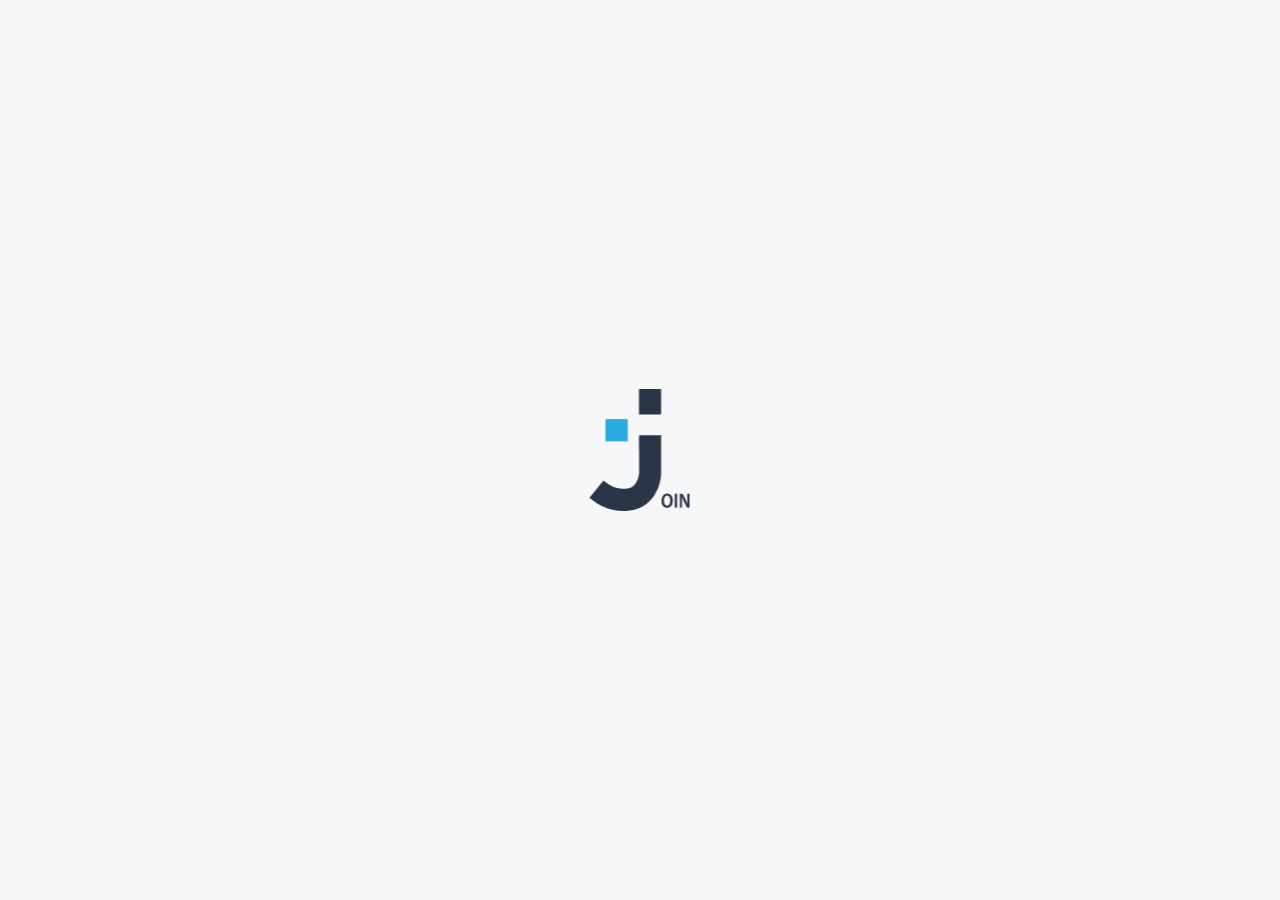
<file: index.html>
<!DOCTYPE html>
<html lang="en">

<head>
    <meta charset="UTF-8">
    <meta http-equiv="X-UA-Compatible" content="IE=edge">
    <meta name="viewport" content="width=device-width, initial-scale=1.0">
    <title>Join</title>

    <link rel="icon" type="image/png" href="assets/img/favicon.png">
    <link rel="stylesheet" href="./css/style.css">
    <link rel="stylesheet" href="./css/fonts.css">
    <script src="./js/mini_backend.js"></script>
    <script src="./js/script.js"></script>

</head>

<body onload="initUsers(), loadLoginData()">
    <div class="start-animation">
        <img class="logo-animation" src="assets/img/logo.png">
    </div>
    <div class="mobile-start-animation">
        <img class="mobile-logo-animation" src="assets/img/menu-logo.png">
    </div>
    <div class="log-in">
        <img class="log-in-logo" src="assets/img/logo.png">
        <div class="sign-up">
            <span>Not a Join user?</span>
            <button onclick="goToSignUp()" class="sign-up-button">Sign up</button>
        </div>
        <div class="form-class form-width-mobile">
            <form onsubmit="login(); return false" class="log-in-form">
                <span class="log-in-headline">Log in</span>
                <input id="login-email" class="email-input" placeholder="Email" type="email" required>
                <input id="login-password" class="password-input" placeholder="Password" type="password" required>
                <div class="log-in-checkbox-div">
                    <div class="mobile-remember-me">
                        <input id="remember-checkbox" type="checkbox" name="remember-me"><span
                            class="remember-me">Remember me</span>
                    </div>
                    <a class="forgot-password-link" href="forgot_password.html">Forgot my password</a>
                </div>
                <div class="mobile-login-buttons">
                    <button class="log-in-button">Log in</button>
                    <button onclick="guestLogin()" class="guest-log-in-button">Guest Log in</button>
                </div>
                <span id="login-false" class="login-popup" style="display: none;">Data not correct ! Please check for correctness !</span>
            </form>
        </div>
    </div>
</body>

</html>
</file>
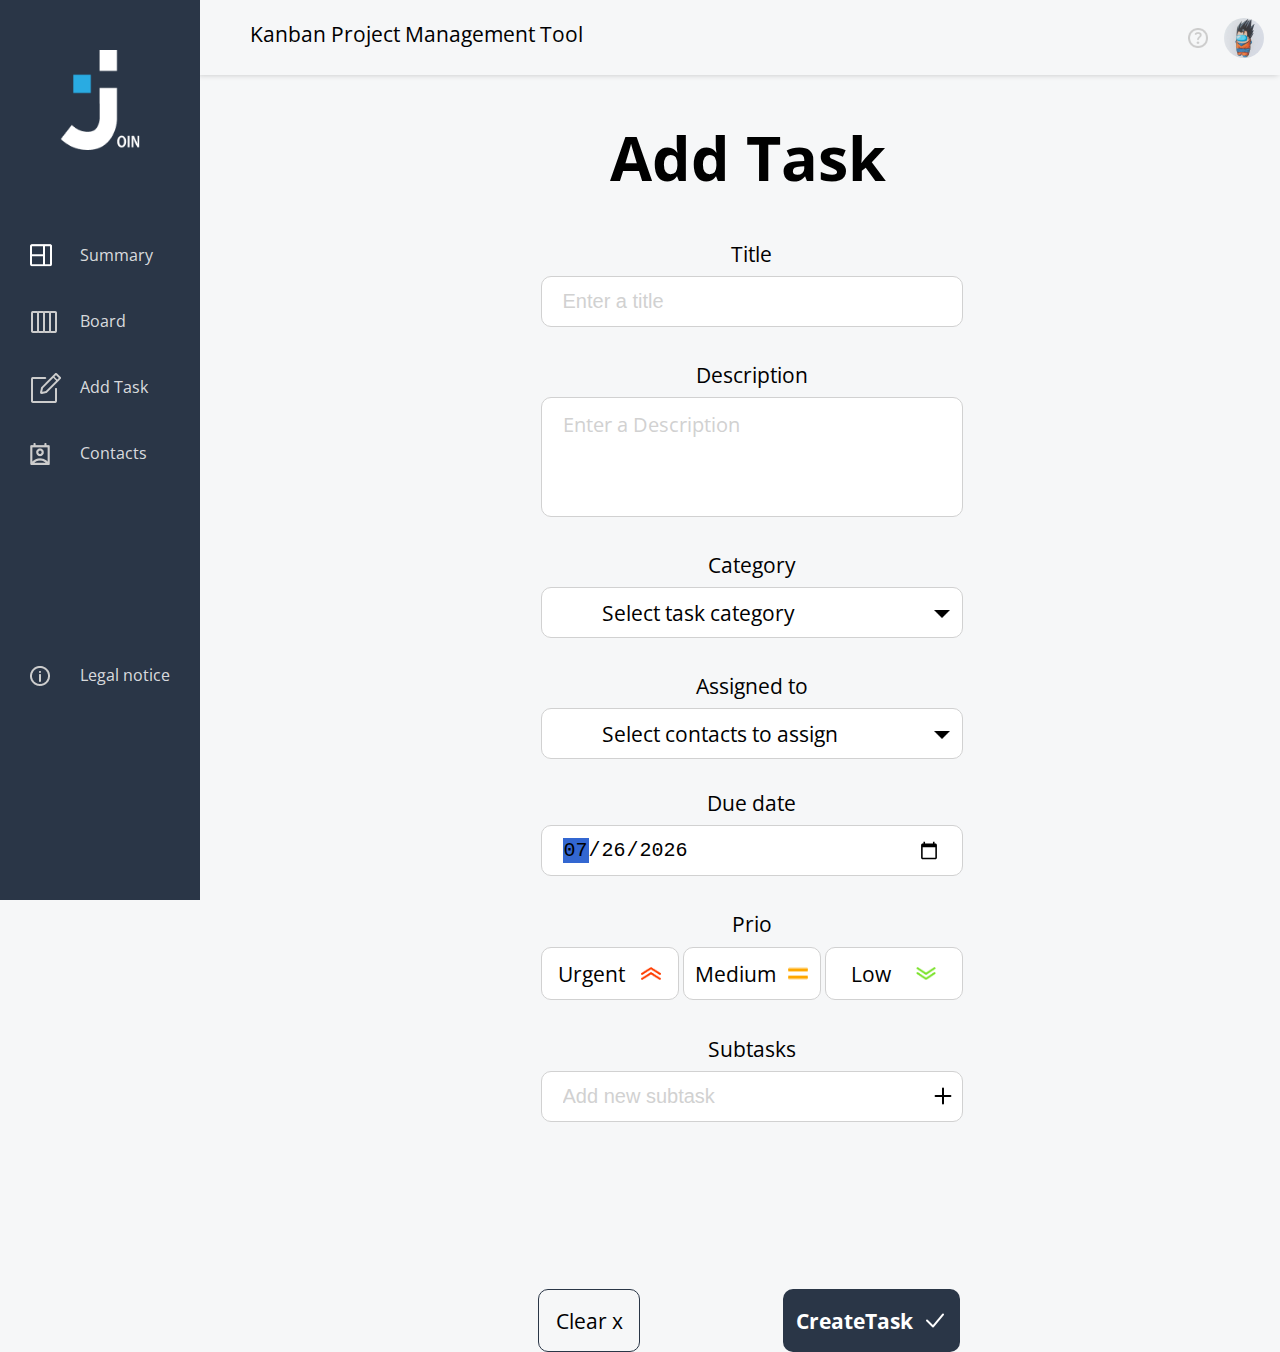
<file: add_task.html>
<!DOCTYPE html>
<html lang="en">

<head>
    <meta charset="UTF-8">
    <meta http-equiv="X-UA-Compatible" content="IE=edge">
    <meta name="viewport" content="width=device-width, initial-scale=1.0">
    <title>Join</title>

    <link rel="icon" type="image/png" href="assets/img/favicon.png">
    <script src="./js/mini_backend.js"></script>
    <script src="./js/includeHTML.js"></script>
    <script src="./js/add_task.js"></script>
    <script src="./js/script.js"></script>
    <script src="./js/add_task_templates.js"></script>
    <link rel="stylesheet" href="./css/addTask.css">
    <link rel="stylesheet" href="./css/media.querys.addTask.css">

</head>

<body onload="includeHTML(), loadDataTask(), getDate(), todayTask()" id="body">
    <div w3-include-html="desktop_template.html"></div>
    <div class="head">
        <span class="sub_headline">Kanban Project Management Tool</span>
        <h1>Add Task</h1>
    </div>
    <div class="mobile_create_button" onclick="createTask()">Create<img src="assets/img/haken.png" alt=""></div>
    <div class="form">
        <div class="form_left">

            <!---------------------------------------------------------Title Input----------------------------------------------------------------------------->

            <span>Title</span>
            <input type="text" placeholder="Enter a title" id="title" maxlength="29" onfocus="removeBorder('title')">

            <!---------------------------------------------------------Description Input----------------------------------------------------------------------->

            <span>Description</span>
            <textarea placeholder="Enter a Description" id="description"
                onfocus="removeBorder('description')"></textarea>

            <!---------------------------------------------------------Category Menu--------------------------------------------------------------------------->

            <span>Category</span>
            <div id="categoryBox">
                <div class="drop_down" id="dropDown" onclick="openCategory()">
                    Select task category
                    <img class="down_image" src="assets/img/drop-down-arrow.png">
                </div>
                <div id="categorys" class="render_categorys_box"></div>
            </div>

            <!-------------------------------------------------------------Contacts Menu----------------------------------------------------------------------->

            <span>Assigned to</span>
            <div id="contactBox">
                <div class="drop_down" id="dropDownContacts" onclick="openContacts()">
                    Select contacts to assign
                    <img class="down_image" src="assets/img/drop-down-arrow.png">
                </div>
                <div id="contacts" class="render_categorys_box"></div>
            </div>
            <div id="initials" class="initials_box"></div>
        </div>

        <div class="form_right">

            <!-------------------------------------------------------------input Date------------------------------------------------------------------------->

            <span>Due date</span>
            <input type="date" id="date" min="" autofocus>

            <!-------------------------------------------------------------input Priority--------------------------------------------------------------------->

            <span>Prio</span>
            <div class="prio" id="prio">
                <div class="prio_button" id="prioUrgent" onclick="setPrio('urgent')">Urgent<img
                        src="assets/img/prioUrgent.png"></div>
                <div class="prio_button" id="prioMedium" onclick="setPrio('medium')">Medium <img
                        src="assets/img/prioMedium.png"></div>
                <div class="prio_button" id="prioLow" onclick="setPrio('low')">Low <img src="assets/img/prioLow.png">
                </div>
            </div>

            <!-------------------------------------------------------------input Subtasks--------------------------------------------------------------------->

            <span style="margin-top: 34px;">Subtasks</span>
            <div class="subtasks">
                <input type="text" placeholder="Add new subtask" id="subTask" maxlength="29">
                <img class="plus_image" src="assets/img/plus.svg" onclick="addSubtask()">
            </div>
            <div class="subtask_box" id="subtaskBox"></div>
            <div class="clear_create_task">
                <div class="clear_button" onclick="clearAll()">Clear x</div>
                <div class="create_button" onclick="createTask()">Create<div class="task_text">Task</div><img src="assets/img/haken.png" alt=""></div>
            </div>
        </div>
        <!-----------------------------------------------------------Animation Div's----------------------------------------------------------------------->
        <div class="addBord_box" id="addBordBox">
            Task added to Board
            <img src="assets/img/board.png" class="add_board_image">
        </div>
        <div class="addBord_box" id="pleaseEnterName">
            Please enter a Task Name
        </div>
        <div class="addBord_box" id="pleaseCategoryName">
            Please enter a color and a category 
        </div>
        <div class="addBord_box" id="missing">
            Something is missing
        </div>
        <div class="addBord_box" id="emailSend">
            Email sent
        </div>
        <div class="addBord_box" id="enterEmail">
           Please enter a E-Mail
        </div>
        <!-----------------------------------------------------------Animation Div's---------------------------------------------------------------------->
    </div>
</body>

</html>
</file>
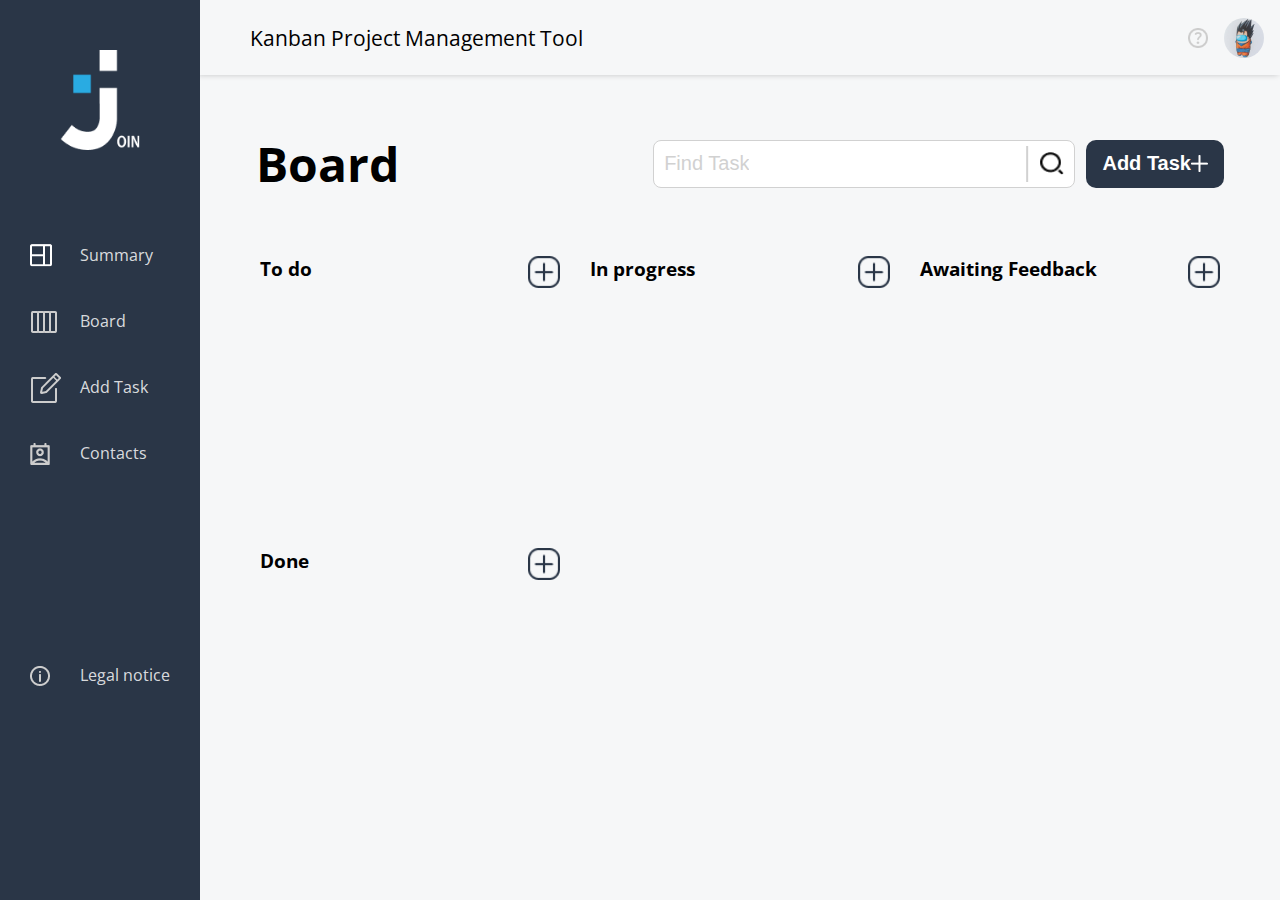
<file: board.html>
<!DOCTYPE html>
<html lang="en">

<head>
    <meta charset="UTF-8">
    <meta http-equiv="X-UA-Compatible" content="IE=edge">
    <meta name="viewport" content="width=device-width, initial-scale=1.0">
    <title>Join</title>
    <link rel="icon" type="image/png" href="./assets/img/favicon.png">
    <link rel="stylesheet" href="./css/style.css">
    <link rel="stylesheet" href="./css/fonts.css">
    <link rel="stylesheet" href="./css/overlay.style.css">
    <link rel="stylesheet" href="./css/media.querys.addTask.css">
    <!-- <link rel="stylesheet" href="./css/media.querys.addTask.css"> -->
    <script src="./js/mini_backend.js"></script>
    <script src="./js/includeHTML.js"></script>
    <script src="./js/script.js"></script>
    <script src="./js/add_task_templates.js"></script>
    <script src="./js/add_task.js"></script>
    <script src="./js/board.js"></script>
</head>

<body onload="includeHTML(), initBoard()" ondragend="markDraggableArea('')">
    <div class="sticky" w3-include-html="desktop_template.html"></div>
    <div id="board-content" class="board-content">
        <div class="board-header">
            <h1>Board</h1>
            <div class="search-container">
                <input type="search" id="search-input" placeholder="Find Task" onkeyup="filterTasks()"
                    style="margin-bottom: 0;">
                <img src="./assets/img/search-icon.png" class="search-input-icon">
            </div>
            <button class="btn-add-task" onclick="overlayAddTask(), selectToDo()">
                <div class="btn-add-task-text">Add Task</div>
                <img src="./assets/img/add-task-plus-icon.png" class="add-task-plus-icon">
            </button>
        </div>

        <div class="board-tasks">
            <div class="tasks">
                <div class="task-header">
                    <h3>To do</h3>
                    <img src="./assets/img/plus-button-darkblue.png" onclick="overlayAddTask(), selectToDo()">
                </div>
                <div id="tasks-todo" class="task-body" ondrop="moveTo('todo')" ondragover="allowDrop(event)">

                </div>
            </div>
            <div class="tasks">
                <div class="task-header">
                    <h3>In progress</h3>
                    <img src="./assets/img/plus-button-darkblue.png" onclick="overlayAddTask(), selectProgress()">
                </div>
                <div id="tasks-progress" class="task-body" ondrop="moveTo('progress')" ondragover="allowDrop(event)">

                </div>
            </div>
            <div class="tasks">
                <div class="task-header">
                    <h3>Awaiting Feedback</h3>
                    <img src="./assets/img/plus-button-darkblue.png" onclick="overlayAddTask(), selectFeedback()">
                </div>
                <div id="tasks-feedback" class="task-body" ondrop="moveTo('feedback')" ondragover="allowDrop(event)">

                </div>
            </div>
            <div class="tasks">
                <div class="task-header">
                    <h3>Done</h3>
                    <img src="./assets/img/plus-button-darkblue.png" onclick="overlayAddTask(), selectDone()">
                </div>
                <div id="tasks-done" class="task-body" ondrop="moveTo('done')" ondragover="allowDrop(event)">

                </div>
            </div>
        </div>

    </div>

    <div id="taskDetailView" class="board-detail-view display-none" onclick="closeDetailView()"></div>

    <div id="overlayAddTask" class="display-none" onclick="closeOverlay()">
        <div class="add-task" onclick="noClose(event)">
            <div class="close-board">
                <img src="./assets/img/close.png" onclick="closeOverlay()">
            </div>

            <!-- ToDo: Render include/render AddTask -->
            <div id="overlay" class="overlay"></div>
        </div>
    </div>
    <!-- ---------------------------------------------------------Animation Div's----------------------------------------------------------------------->
    <div class="addBord_box" id="addBordBox">
        Task added to Board
        <img src="assets/img/board.png" class="add_board_image">
    </div>
    <div class="addBord_box" id="pleaseEnterName">
        Please enter a Task Name
    </div>
    <div class="addBord_box" id="pleaseCategoryName">
        Please enter a color and a category
    </div>
    <div class="addBord_box" id="missing">
        Something is missing
    </div>
    <div class="addBord_box" id="emailSent">
        Email sent
    </div>
    <div class="addBord_box" id="enterEmail">
        Please enter a E-Mail
    </div>
    <div class="mobile_create_overlay" onclick="createTask()" id="mobileCreate">Create<img src="assets/img/haken.png">
    </div>
    <!-----------------------------------------------------------Animation Div's-------------------------------------------------------------------- -->
    </div>
</body>

</html>
</file>
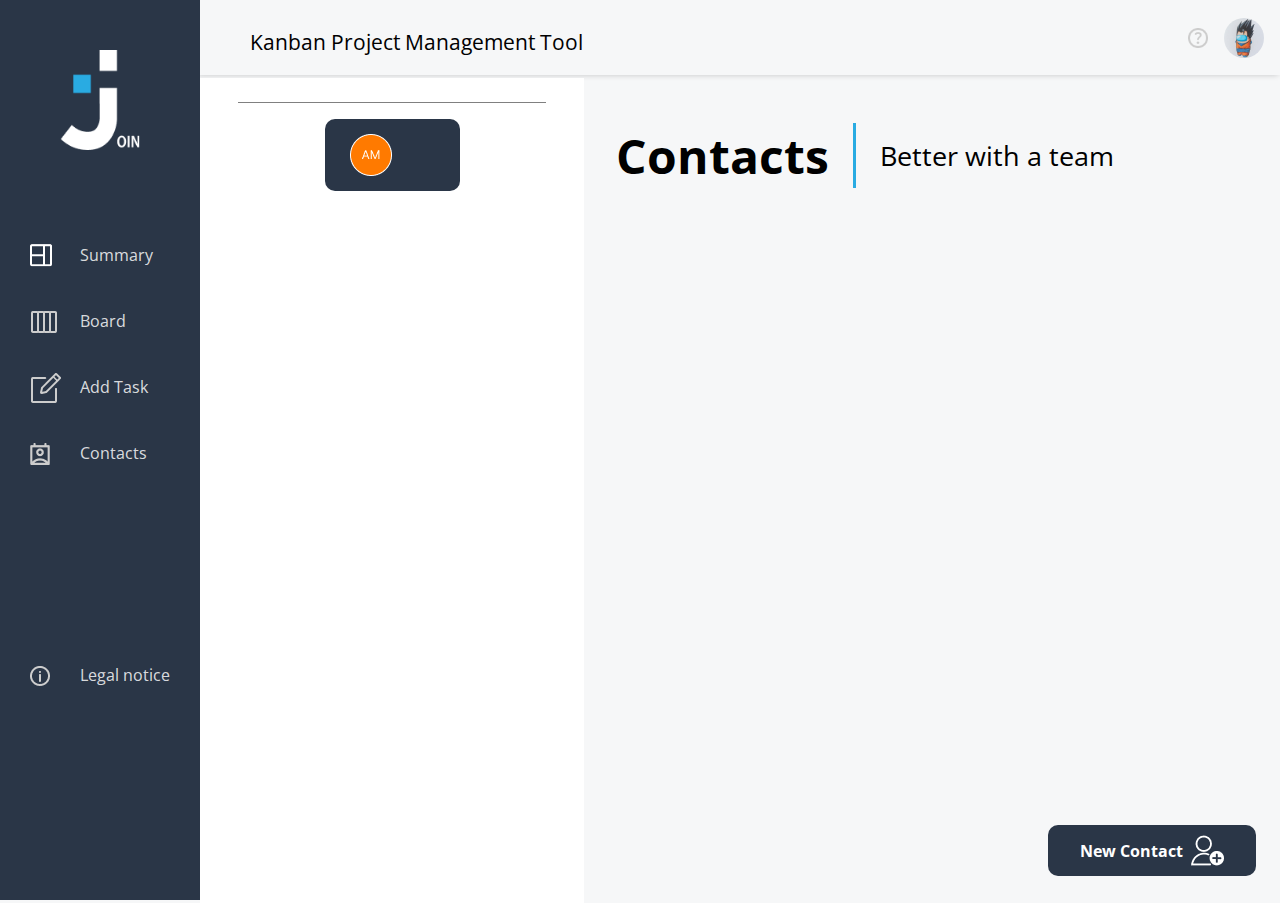
<file: contacts.html>
<!DOCTYPE html>
<html lang="en">

<head>
    <meta charset="UTF-8">
    <meta http-equiv="X-UA-Compatible" content="IE=edge">
    <meta name="viewport" content="width=device-width, initial-scale=1.0">
    <title>Join</title>

    <link rel="icon" type="image/png" href="assets/img/favicon.png">
    <link rel="stylesheet" href="./css/style.css">
    <link rel="stylesheet" href="./css/fonts.css">
    <link rel="stylesheet" href="./css/overlay.style.css">
    <link rel="stylesheet" href="./css/media.querys.addTask.css">
    <link rel="stylesheet" href="./css/contactAddTask.css">
    
    <script src="./js/mini_backend.js"></script>
    <script src="./js/includeHTML.js"></script>
    <script src="./js/script.js"></script>
    <script src="./js/add_task_templates.js"></script>
    <script src="./js/add_task.js"></script>
    <script src="./js/board.js"></script>
    <script src="./js/contacts.js"></script>
</head>

<body onload="includeHTML(), init()">
    <div w3-include-html="desktop_template.html"></div>
    <div id="contacts-container">
        <div class="contacts-list" id="contacts-list">
            <div class="list-header">
                
            </div>
            <div class="list-contact list-contact-activ">
                <img src="./assets/img/contacts-icons/Frame 79.png" alt="">
                <div>
                    <p></p>
                    <p></p>
                </div>
            </div>
           
        </div>
        <div class="contact-info d-none-mobile">
            <div class="contact-headline">
                <img src="./assets/img/contacts-icons/arrow-left.png" class="arrowLeftMobile" style="display: none;" onclick="hideContactInfo()">
                <h3 class="h3-size">Contacts</h3>
                <p>Better with a team</p>
                <div class="seperator" style="display: none;"></div>
            </div>
            <div class="contact-details" id="contactDetails"></div>
            
        </div>
        <div class="new-contact" onclick="editShowContact()">
            New Contact
            <img class="contact-img-dnone" src="./assets/img/contacts-icons/addContact.png" alt="">
        </div>
    </div>

    <div id="overlayContent" class="d-none"></div>
    <div id="overlayAddTask" class="display-none" onclick="closeOverlayContacts()">
        <!-- <iframe src="add_task.html" frameborder="0" width="80%" height="90%"></iframe> -->
        <div class="add-task" onclick="noClose(event)">
            <div class="close-board">
                <img src="./assets/img/close.png" onclick="closeOverlayContacts()">
            </div>
            <div id="overlay"></div>
        </div>
    </div>
    <!-- ---------------------------------------------------------Animation Div's----------------------------------------------------------------------->
    <div class="addBord_box" id="addBordBox">
        Task added to Board
        <img src="assets/img/board.png" class="add_board_image">
    </div>
    <div class="addBord_box" id="pleaseEnterName">
        Please enter a Task Name
    </div>
    <div class="addBord_box" id="pleaseCategoryName">
        Please enter a color and a category 
    </div>
    <div class="addBord_box" id="missing">
        Something is missing
    </div>
    <div class="addBord_box" id="emailSent">
        Email sent
    </div>
    <div class="addBord_box" id="enterEmail">
       Please enter a E-Mail
    </div>
    <div class="mobile_create_overlay" onclick="createTask()" id="mobileCreate">Create<img src="assets/img/haken.png"></div>
    <!-----------------------------------------------------------Animation Div's-------------------------------------------------------------------- -->
</body>

</html>
</file>
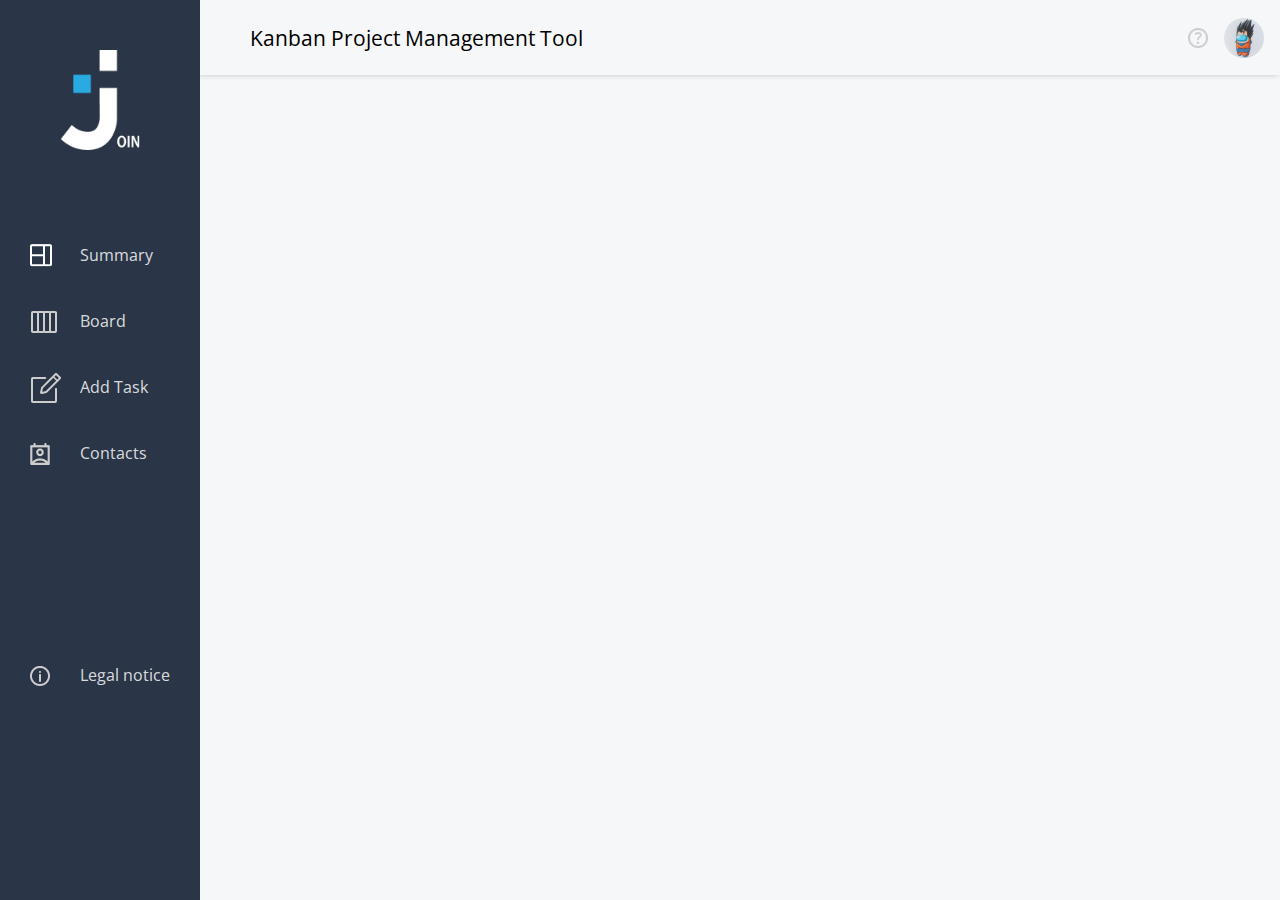
<file: desktop_template.html>
<!DOCTYPE html>
<html lang="en">

<head>
    <meta charset="UTF-8">
    <meta http-equiv="X-UA-Compatible" content="IE=edge">
    <meta name="viewport" content="width=device-width, initial-scale=1.0">
    <title>Join</title>

    <link rel="icon" type="image/png" href="img/favicon.png">
    <link rel="stylesheet" href="./css/style.css">
    <script src="./js/script.js"></script>
</head>

<body>
    <div class="menu">
        <div class="menu-content">
            <a href="summary.html" oncontextmenu="goToSummary()"><img onclick="goToSummary()" class="menu-logo" src="assets/img/menu-logo.png"></a>
            <div class="menu-nav">
                <a href="summary.html" oncontextmenu="goToSummary()"><div id="bg-summary" onclick="goToSummary()" class="nav-text">
                    <div class="nav-icon-box"><img src="assets/img/summary.png"></div>
                    Summary
                </div></a>
                <a href="board.html" oncontextmenu="goToBoard()"><div id="bg-board" onclick="goToBoard()" class="nav-text">
                    <div class="nav-icon-box"><img src="assets/img/board.png"></div>
                    Board
                </div></a>
                <a href="add_task.html" oncontextmenu="goToAddTask()"><div id="bg-add-task" onclick="goToAddTask()" class="nav-text">
                    <div class="nav-icon-box"><img src="assets/img/add-task.png"></div>
                    Add Task
                </div></a>
                <a href="contacts.html" oncontextmenu="goToContacts()"><div id="bg-contacts" onclick="goToContacts()" class="nav-text">
                    <div class="nav-icon-box"><img src="assets/img/contacts.png"></div>
                    Contacts
                </div></a>
                <a href="legal_notice.html" oncontextmenu="goToLegalNotice()"><div id="bg-legal-notice" onclick="goToLegalNotice()" class="legal-notice">
                    <div class="nav-icon-box"><img src="assets/img/legal-notice.png"></div>
                    Legal notice
                </div></a>
            </div>
        </div>
    </div>

    <div class="header">
        <img onclick="goToSummaryLogo()" class="mobile-template-logo" src="assets/img/logo.png" style="display: none;">
        <span class="header-headline">Kanban Project Management Tool</span>
        <div class="header-icons">
            <img onclick="location.href='help.html';" class="question-icon" src="assets/img/question-icon.png">
            <img onclick="openProfilIconMenu(), openHelpMobile(), openLegalNoticeMobile()" id="profil-icon" class="profil-pic" src="assets/img/placeholder.jpg">
            <div id="log-out-field" style="display: none;" onclick="logout()" class="log-out-field">
                Log out
            </div>
            <div id="help-mobile" style="display: none;" onclick="location.href='help.html';" class="help-mobile-field">
                Help
            </div>
            <div id="legal-notice-mobile" style="display: none;" onclick="goToLegalNoticeMobile()" class="legal-notice-mobile-field">
                Legal Notice
            </div>
        </div>
    </div>
</body>

</html>
</file>
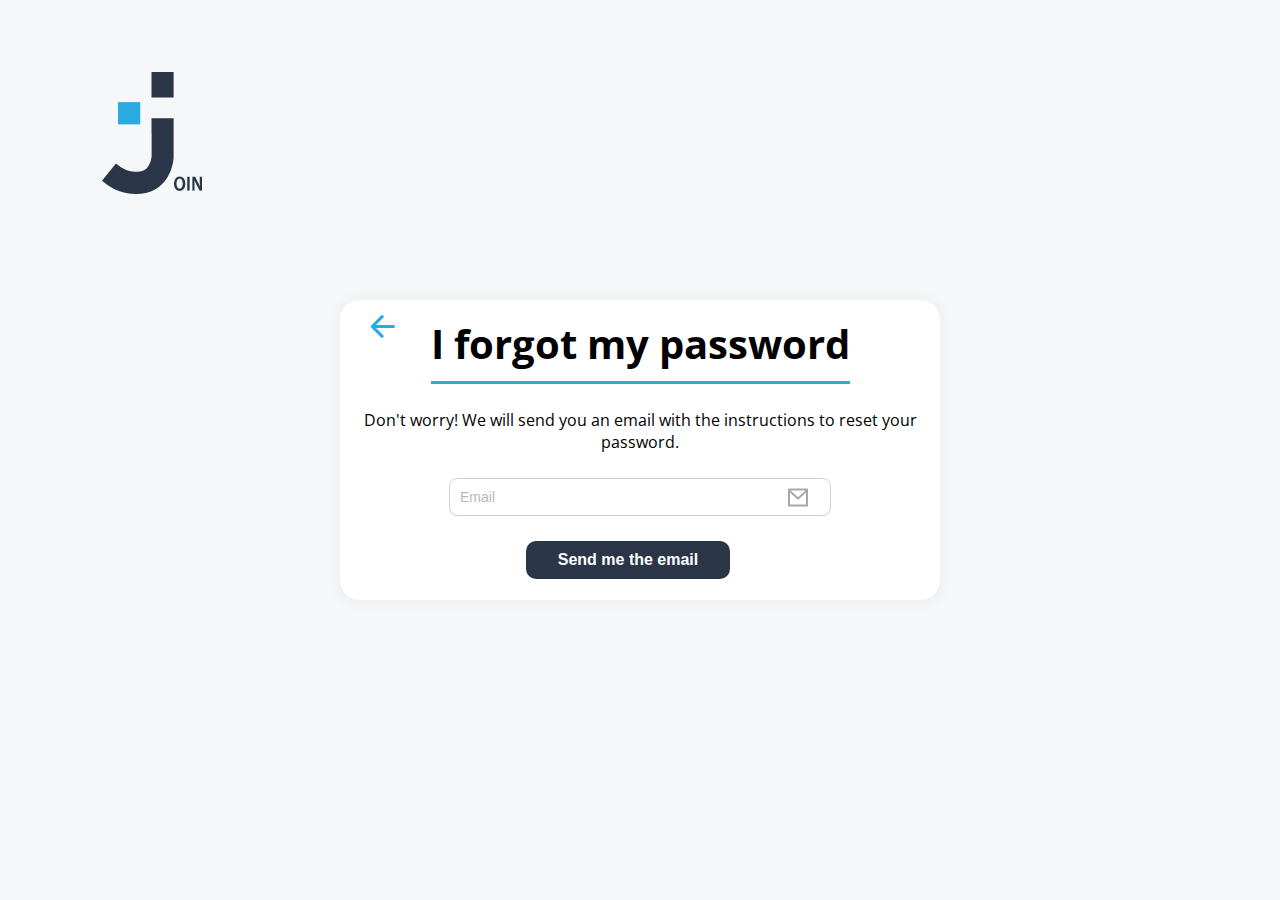
<file: forgot_password.html>
<!DOCTYPE html>
<html lang="en">

<head>
    <meta charset="UTF-8">
    <meta http-equiv="X-UA-Compatible" content="IE=edge">
    <meta name="viewport" content="width=device-width, initial-scale=1.0">
    <title>Join</title>

    <link rel="icon" type="image/png" href="assets/img/favicon.png">
    <link rel="stylesheet" href="./css/style.css">
    <link rel="stylesheet" href="./css/fonts.css">
    <script src="./js/mini_backend.js"></script>
    <script src="./js/script.js"></script>
</head>

<body onload="initUsers()">

    <div class="log-in">
        <img class="log-in-logo" src="assets/img/logo.png">
        <div class="form-class  forgot-password-height form-width-mobile">
            <img onclick="window.history.go(-1); return false;" class="arrow-left-icon" src="assets/img/arrow-left.png">
            <form onsubmit="showEmailSentMessage(); return false" class="log-in-form form-width-mobile" method="post" action="send_email.php">
                <span class="log-in-headline forgot-password-text">I forgot my password</span>
                <span class="text-center">Don't worry! We will send you an email with the instructions to reset your password.</span>
                <input id="forgot-pw-mail" class="email-input" placeholder="Email" type="email" name="email" required>   
                <div>
                    <button class="log-in-button" type="submit">Send me the email</button>
                </div>
                <span id="email-sent-popup" class="login-popup email-sent-popup" style="display: none;"><img class="popup-margin" src="assets/img/SendCheck.png">An E-Mail has been sent to you</span>
            </form>
        </div>
    </div>
    
</body>
</html>
</file>
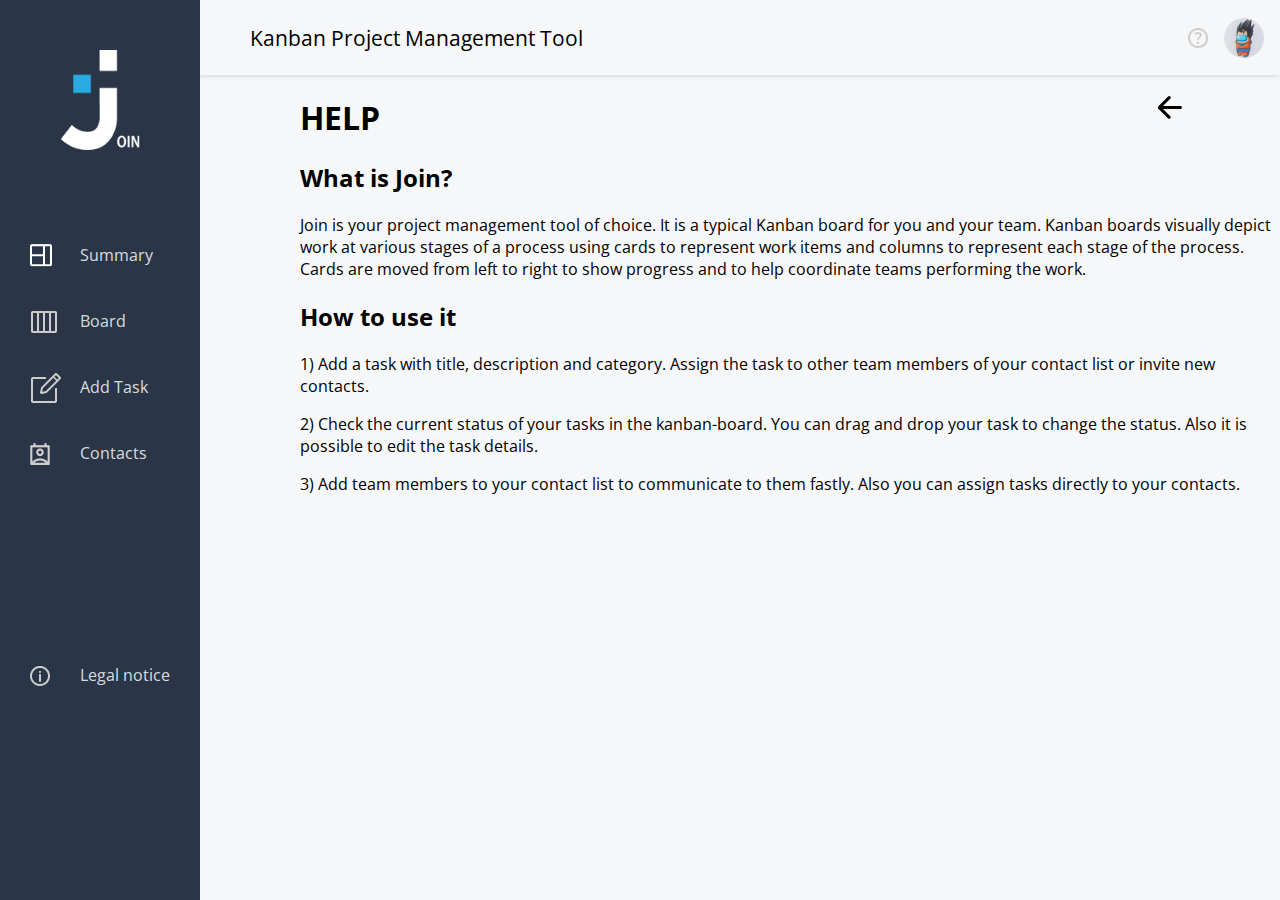
<file: help.html>
<!DOCTYPE html>
<html lang="en">

<head>
    <meta charset="UTF-8">
    <meta http-equiv="X-UA-Compatible" content="IE=edge">
    <meta name="viewport" content="width=device-width, initial-scale=1.0">
    <title>Join</title>

    <link rel="icon" type="image/png" href="assets/img/favicon.png">
    <link rel="stylesheet" href="./css/style.css">
    <link rel="stylesheet" href="./css/fonts.css">
    <script src="./js/includeHTML.js"></script>
    <script src="./js/mini_backend.js"></script>
    <script src="./js/script.js"></script>

</head>

<body onload="includeHTML()">
    <div w3-include-html="desktop_template.html"></div>

    <div class="legal-notice-content">
        <img onclick="window.history.go(-1); return false;" class="arrow-black" src="assets/img/arrow-black.png">
        <h1>HELP</h1>
        <h2>What is Join?</h2>
        <p>Join is your project management tool of choice. It is a typical Kanban board for you and your team. Kanban
            boards visually depict work at various stages of a process using cards to represent work items and columns
            to represent each stage of the process. Cards are moved from left to right to show progress and to help
            coordinate teams performing the work.
        </p>
        <h2>How to use it</h2>
        <div>
            <div>
                <p>1) Add a task with title, description and category. Assign the task to other team members of your
                    contact list or invite new contacts.</p>
            </div>
            <div>
                <p>2) Check the current status of your tasks in the kanban-board. You can drag and drop your task to
                    change the status. Also it is possible to edit the task details.</p>
            </div>
            <div>
                <p>3) Add team members to your contact list to communicate to them fastly. Also you can assign tasks
                    directly to your contacts.</p>
            </div>

</body>


</html>
</file>
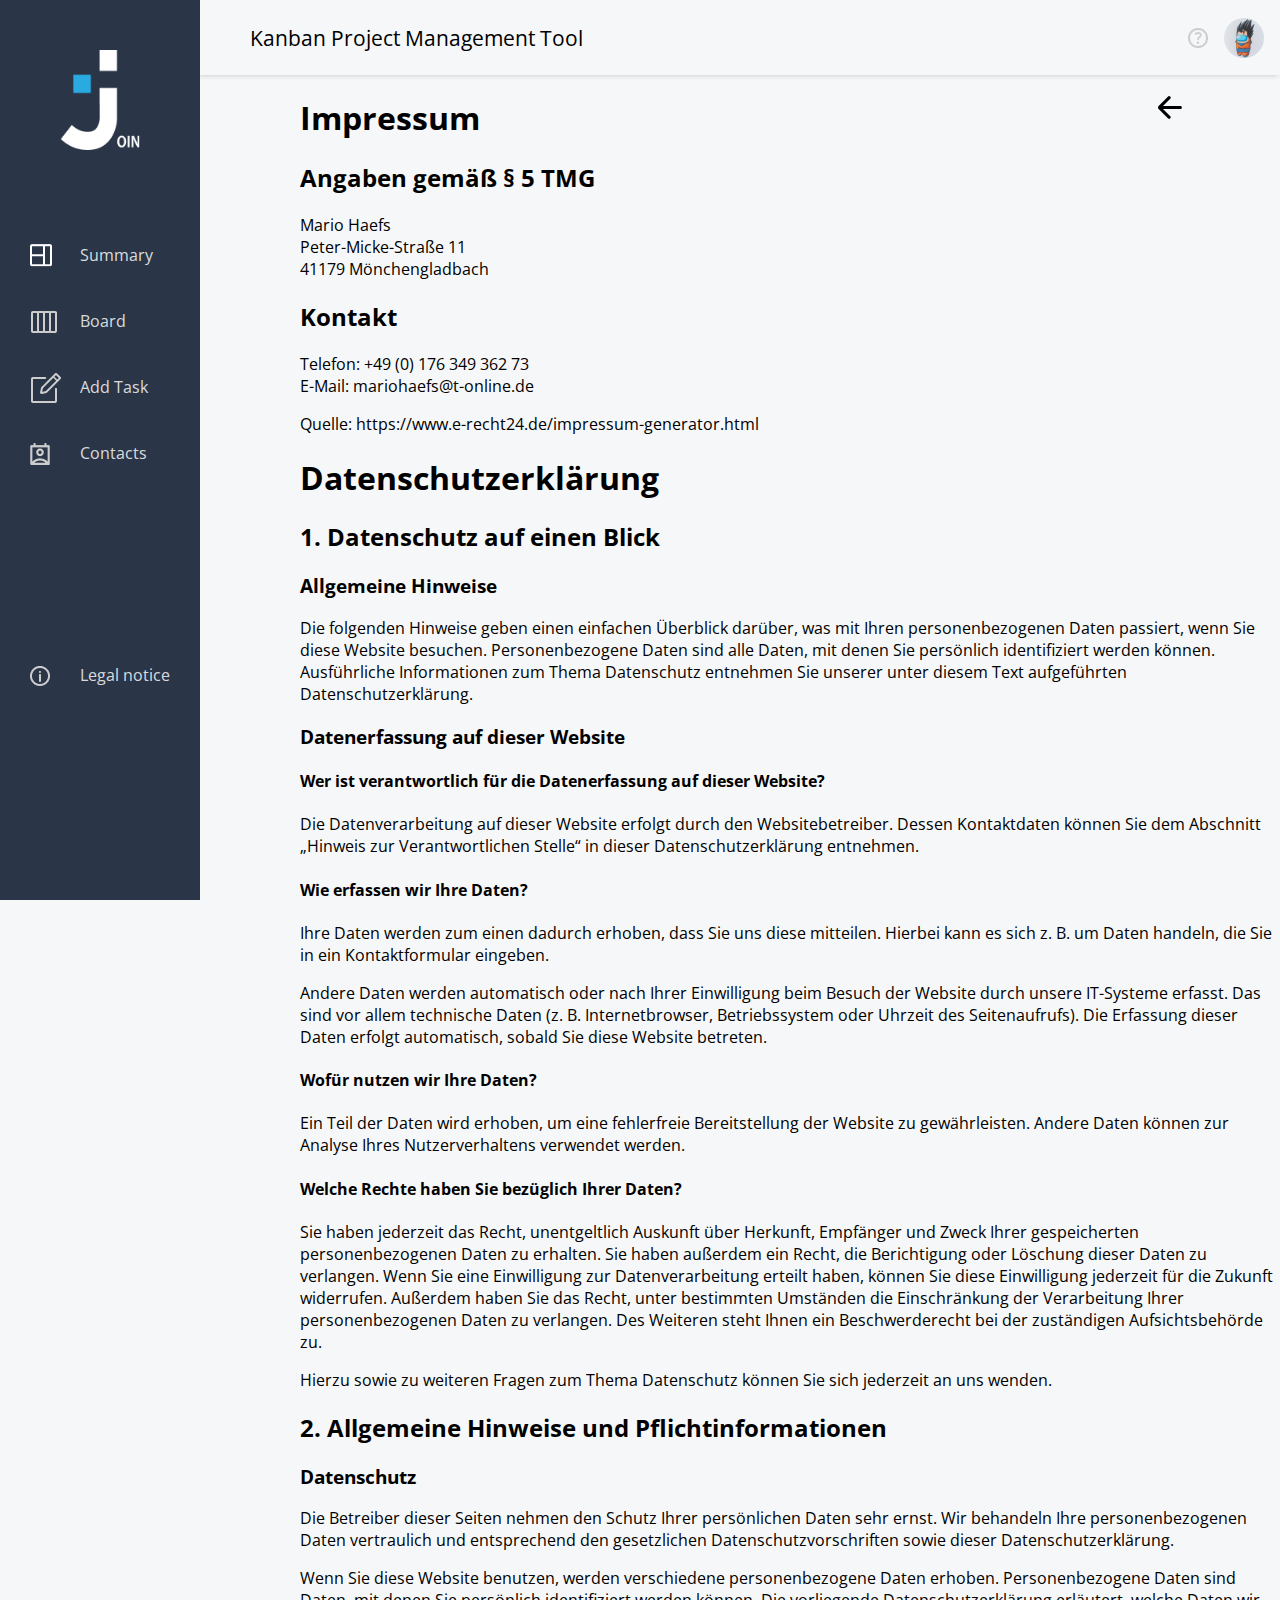
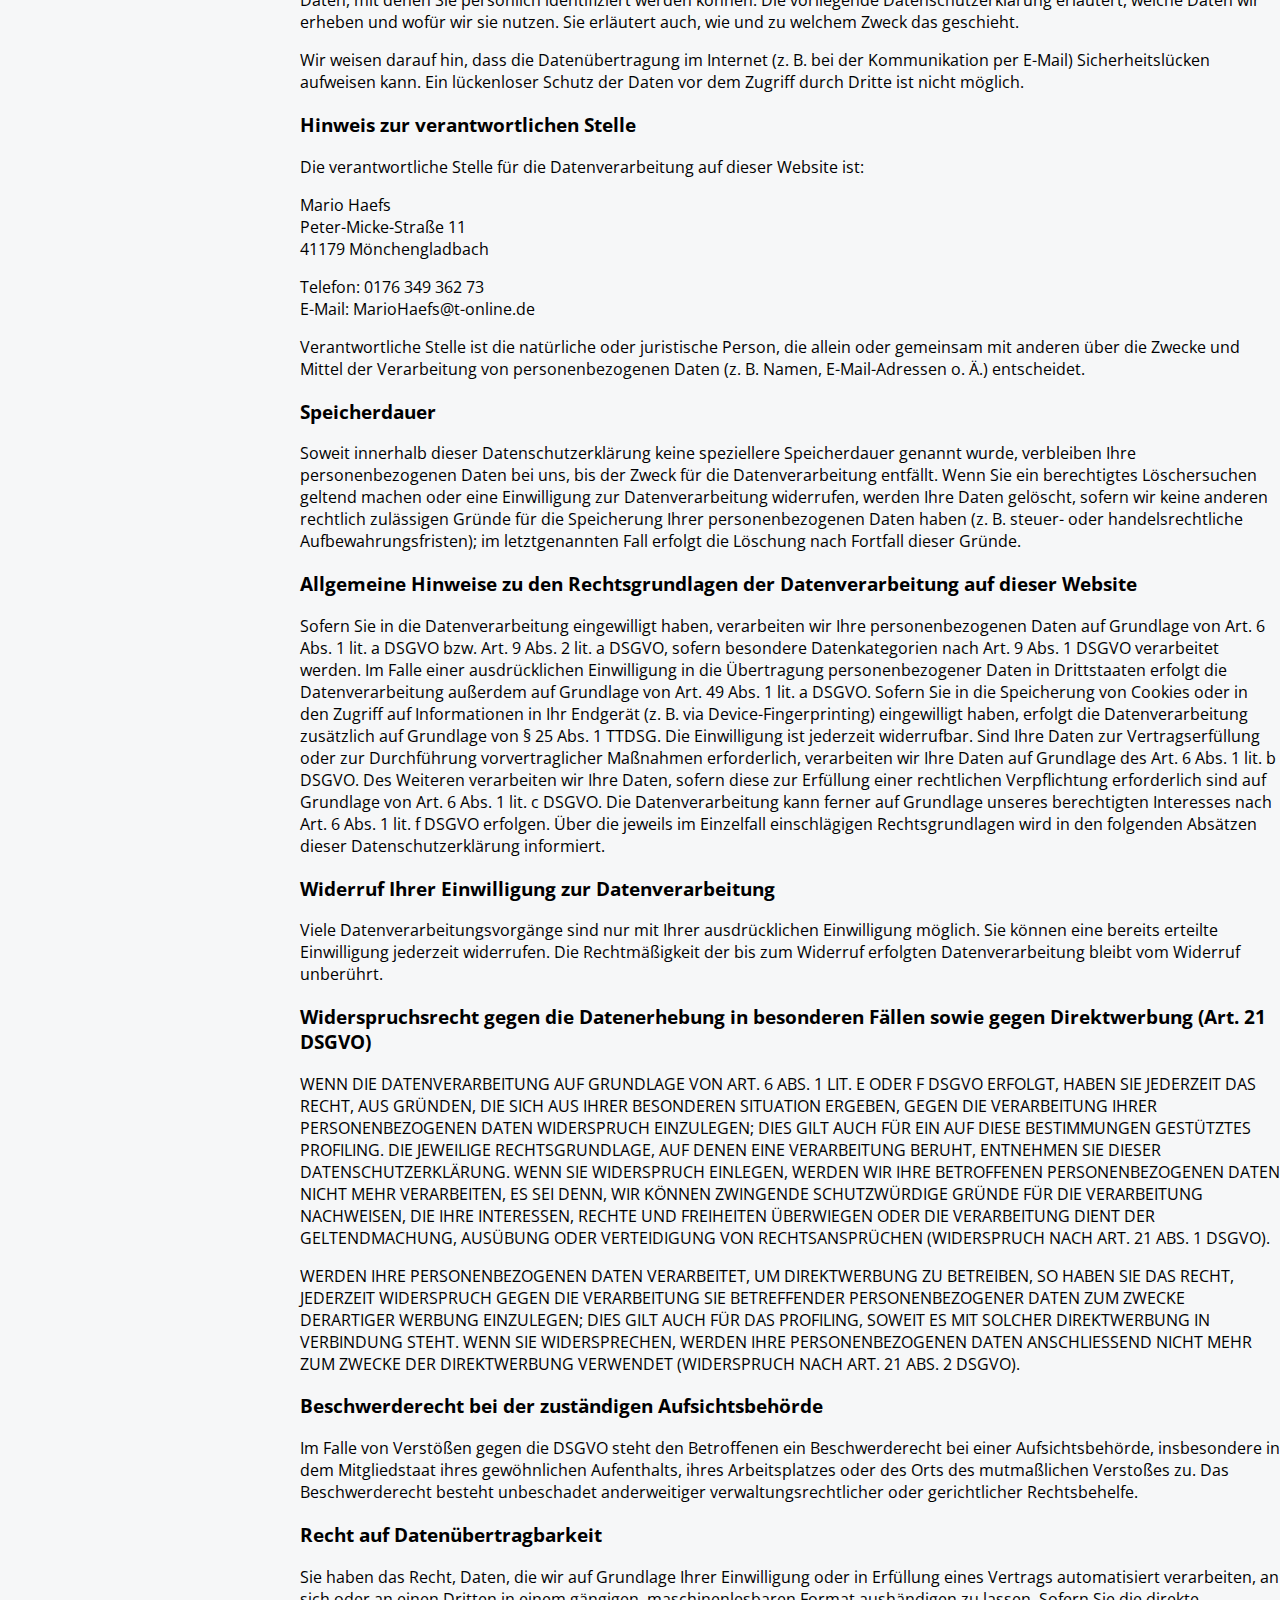
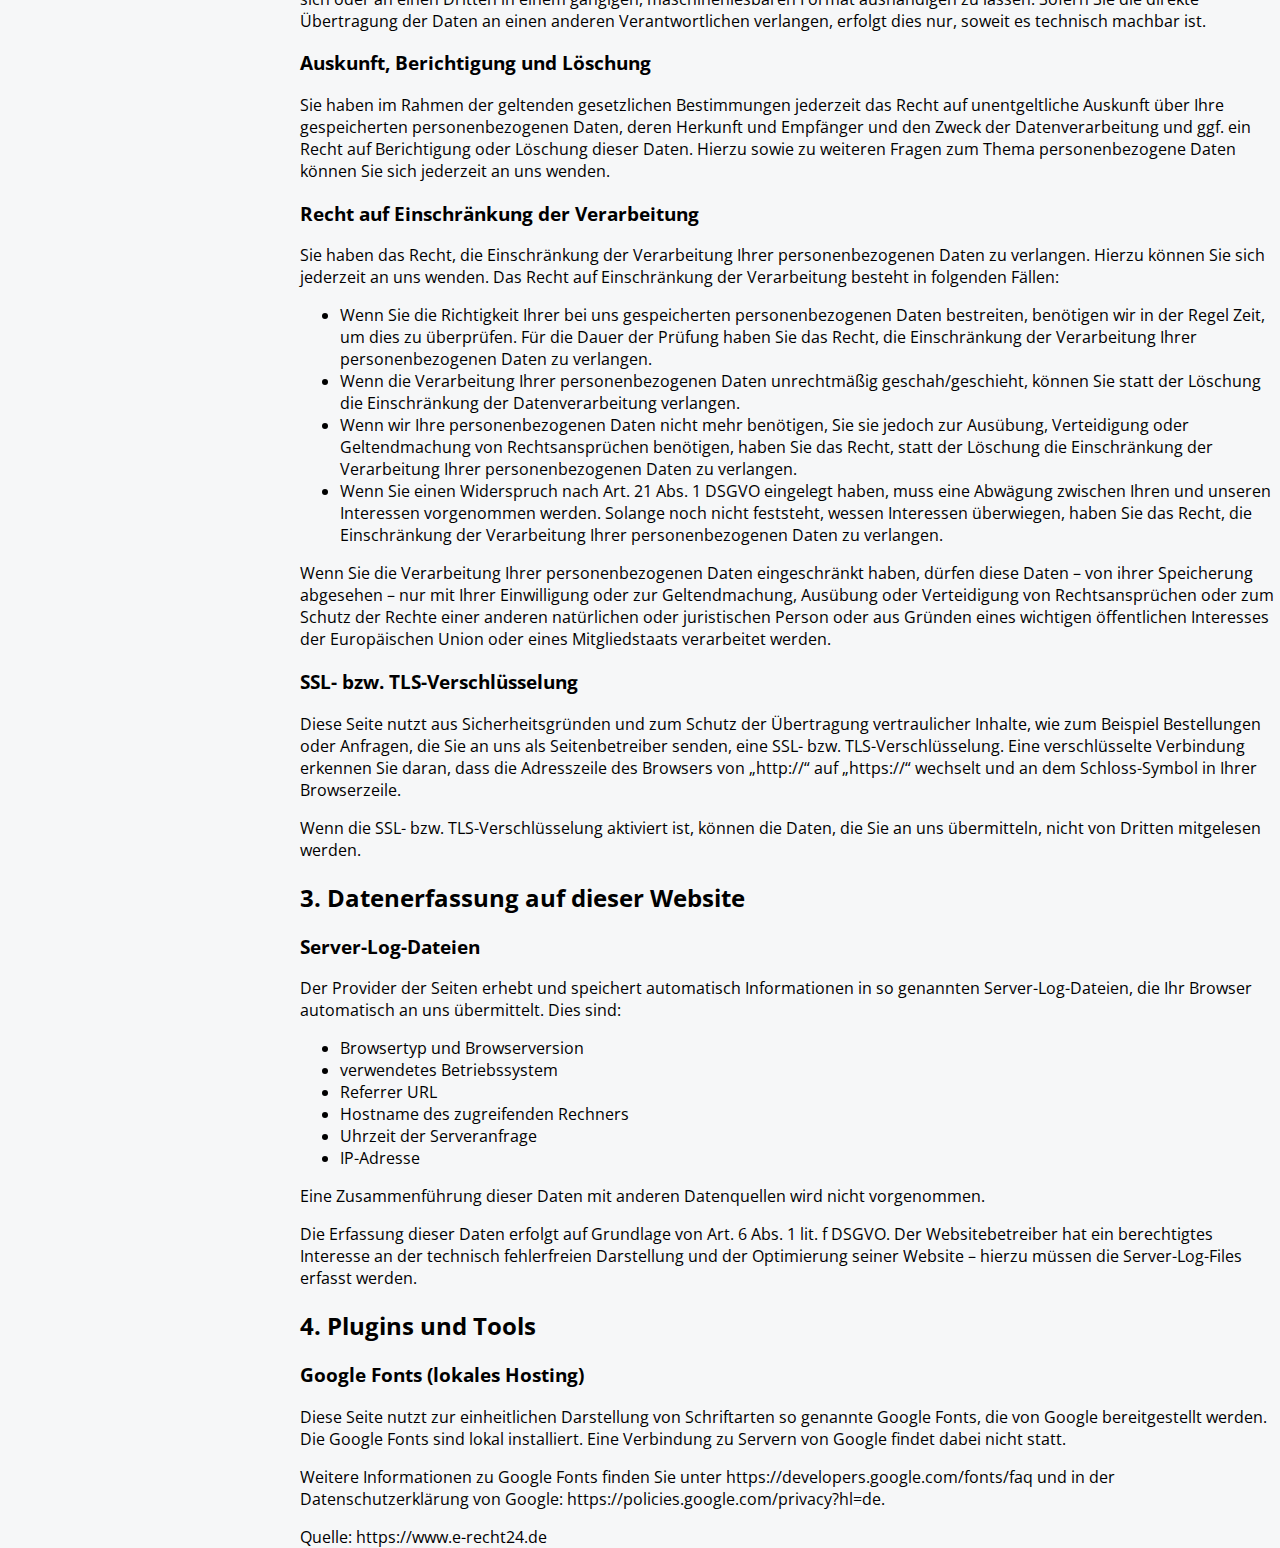
<file: legal_notice.html>
<!DOCTYPE html>
<html lang="en">

<head>
    <meta charset="UTF-8">
    <meta http-equiv="X-UA-Compatible" content="IE=edge">
    <meta name="viewport" content="width=device-width, initial-scale=1.0">
    <title>Join</title>

    <link rel="icon" type="image/png" href="assets/img/favicon.png">
    <link rel="stylesheet" href="./css/style.css">
    <link rel="stylesheet" href="./css/fonts.css">
    <script src="./js/includeHTML.js"></script>
    <script src="./js/mini_backend.js"></script>
    <script src="./js/script.js"></script>

</head>

<body onload="includeHTML()">
    <div w3-include-html="desktop_template.html"></div>

    <div class="legal-notice-content">
        <img onclick="window.history.go(-1); return false;" class="arrow-black" src="assets/img/arrow-black.png">
        <h1>Impressum</h1>

        <h2>Angaben gem&auml;&szlig; &sect; 5 TMG</h2>
        <p>Mario Haefs<br />
            Peter-Micke-Straße 11<br />
            41179 Mönchengladbach</p>

        <h2>Kontakt</h2>
        <p>Telefon: +49 (0) 176 349 362 73<br />
            E-Mail: mariohaefs@t-online.de</p>

        <p>Quelle: <a
                href="https://www.e-recht24.de/impressum-generator.html">https://www.e-recht24.de/impressum-generator.html</a>
        </p>

        <h1>Datenschutz&shy;erkl&auml;rung</h1>
        <h2>1. Datenschutz auf einen Blick</h2>
        <h3>Allgemeine Hinweise</h3>
        <p>Die folgenden Hinweise geben einen einfachen &Uuml;berblick dar&uuml;ber, was mit Ihren personenbezogenen
            Daten passiert, wenn Sie diese Website besuchen. Personenbezogene Daten sind alle Daten, mit denen Sie
            pers&ouml;nlich identifiziert werden k&ouml;nnen. Ausf&uuml;hrliche Informationen zum Thema Datenschutz
            entnehmen Sie unserer unter diesem Text aufgef&uuml;hrten Datenschutzerkl&auml;rung.</p>
        <h3>Datenerfassung auf dieser Website</h3>
        <h4>Wer ist verantwortlich f&uuml;r die Datenerfassung auf dieser Website?</h4>
        <p>Die Datenverarbeitung auf dieser Website erfolgt durch den Websitebetreiber. Dessen Kontaktdaten k&ouml;nnen
            Sie dem Abschnitt &bdquo;Hinweis zur Verantwortlichen Stelle&ldquo; in dieser Datenschutzerkl&auml;rung
            entnehmen.</p>
        <h4>Wie erfassen wir Ihre Daten?</h4>
        <p>Ihre Daten werden zum einen dadurch erhoben, dass Sie uns diese mitteilen. Hierbei kann es sich z.&nbsp;B. um
            Daten handeln, die Sie in ein Kontaktformular eingeben.</p>
        <p>Andere Daten werden automatisch oder nach Ihrer Einwilligung beim Besuch der Website durch unsere IT-Systeme
            erfasst. Das sind vor allem technische Daten (z.&nbsp;B. Internetbrowser, Betriebssystem oder Uhrzeit des
            Seitenaufrufs). Die Erfassung dieser Daten erfolgt automatisch, sobald Sie diese Website betreten.</p>
        <h4>Wof&uuml;r nutzen wir Ihre Daten?</h4>
        <p>Ein Teil der Daten wird erhoben, um eine fehlerfreie Bereitstellung der Website zu gew&auml;hrleisten. Andere
            Daten k&ouml;nnen zur Analyse Ihres Nutzerverhaltens verwendet werden.</p>
        <h4>Welche Rechte haben Sie bez&uuml;glich Ihrer Daten?</h4>
        <p>Sie haben jederzeit das Recht, unentgeltlich Auskunft &uuml;ber Herkunft, Empf&auml;nger und Zweck Ihrer
            gespeicherten personenbezogenen Daten zu erhalten. Sie haben au&szlig;erdem ein Recht, die Berichtigung oder
            L&ouml;schung dieser Daten zu verlangen. Wenn Sie eine Einwilligung zur Datenverarbeitung erteilt haben,
            k&ouml;nnen Sie diese Einwilligung jederzeit f&uuml;r die Zukunft widerrufen. Au&szlig;erdem haben Sie das
            Recht, unter bestimmten Umst&auml;nden die Einschr&auml;nkung der Verarbeitung Ihrer personenbezogenen Daten
            zu verlangen. Des Weiteren steht Ihnen ein Beschwerderecht bei der zust&auml;ndigen Aufsichtsbeh&ouml;rde
            zu.</p>
        <p>Hierzu sowie zu weiteren Fragen zum Thema Datenschutz k&ouml;nnen Sie sich jederzeit an uns wenden.</p>
        <h2>2. Allgemeine Hinweise und Pflicht&shy;informationen</h2>
        <h3>Datenschutz</h3>
        <p>Die Betreiber dieser Seiten nehmen den Schutz Ihrer pers&ouml;nlichen Daten sehr ernst. Wir behandeln Ihre
            personenbezogenen Daten vertraulich und entsprechend den gesetzlichen Datenschutzvorschriften sowie dieser
            Datenschutzerkl&auml;rung.</p>
        <p>Wenn Sie diese Website benutzen, werden verschiedene personenbezogene Daten erhoben. Personenbezogene Daten
            sind Daten, mit denen Sie pers&ouml;nlich identifiziert werden k&ouml;nnen. Die vorliegende
            Datenschutzerkl&auml;rung erl&auml;utert, welche Daten wir erheben und wof&uuml;r wir sie nutzen. Sie
            erl&auml;utert auch, wie und zu welchem Zweck das geschieht.</p>
        <p>Wir weisen darauf hin, dass die Daten&uuml;bertragung im Internet (z.&nbsp;B. bei der Kommunikation per
            E-Mail) Sicherheitsl&uuml;cken aufweisen kann. Ein l&uuml;ckenloser Schutz der Daten vor dem Zugriff durch
            Dritte ist nicht m&ouml;glich.</p>
        <h3>Hinweis zur verantwortlichen Stelle</h3>
        <p>Die verantwortliche Stelle f&uuml;r die Datenverarbeitung auf dieser Website ist:</p>
        <p>Mario Haefs<br />
            Peter-Micke-Stra&szlig;e 11<br />
            41179 M&ouml;nchengladbach</p>

        <p>Telefon: 0176 349 362 73<br />
            E-Mail: MarioHaefs@t-online.de</p>
        <p>Verantwortliche Stelle ist die nat&uuml;rliche oder juristische Person, die allein oder gemeinsam mit anderen
            &uuml;ber die Zwecke und Mittel der Verarbeitung von personenbezogenen Daten (z.&nbsp;B. Namen,
            E-Mail-Adressen o. &Auml;.) entscheidet.</p>

        <h3>Speicherdauer</h3>
        <p>Soweit innerhalb dieser Datenschutzerkl&auml;rung keine speziellere Speicherdauer genannt wurde, verbleiben
            Ihre personenbezogenen Daten bei uns, bis der Zweck f&uuml;r die Datenverarbeitung entf&auml;llt. Wenn Sie
            ein berechtigtes L&ouml;schersuchen geltend machen oder eine Einwilligung zur Datenverarbeitung widerrufen,
            werden Ihre Daten gel&ouml;scht, sofern wir keine anderen rechtlich zul&auml;ssigen Gr&uuml;nde f&uuml;r die
            Speicherung Ihrer personenbezogenen Daten haben (z.&nbsp;B. steuer- oder handelsrechtliche
            Aufbewahrungsfristen); im letztgenannten Fall erfolgt die L&ouml;schung nach Fortfall dieser Gr&uuml;nde.
        </p>
        <h3>Allgemeine Hinweise zu den Rechtsgrundlagen der Datenverarbeitung auf dieser Website</h3>
        <p>Sofern Sie in die Datenverarbeitung eingewilligt haben, verarbeiten wir Ihre personenbezogenen Daten auf
            Grundlage von Art. 6 Abs. 1 lit. a DSGVO bzw. Art. 9 Abs. 2 lit. a DSGVO, sofern besondere Datenkategorien
            nach Art. 9 Abs. 1 DSGVO verarbeitet werden. Im Falle einer ausdr&uuml;cklichen Einwilligung in die
            &Uuml;bertragung personenbezogener Daten in Drittstaaten erfolgt die Datenverarbeitung au&szlig;erdem auf
            Grundlage von Art. 49 Abs. 1 lit. a DSGVO. Sofern Sie in die Speicherung von Cookies oder in den Zugriff auf
            Informationen in Ihr Endger&auml;t (z.&nbsp;B. via Device-Fingerprinting) eingewilligt haben, erfolgt die
            Datenverarbeitung zus&auml;tzlich auf Grundlage von &sect; 25 Abs. 1 TTDSG. Die Einwilligung ist jederzeit
            widerrufbar. Sind Ihre Daten zur Vertragserf&uuml;llung oder zur Durchf&uuml;hrung vorvertraglicher
            Ma&szlig;nahmen erforderlich, verarbeiten wir Ihre Daten auf Grundlage des Art. 6 Abs. 1 lit. b DSGVO. Des
            Weiteren verarbeiten wir Ihre Daten, sofern diese zur Erf&uuml;llung einer rechtlichen Verpflichtung
            erforderlich sind auf Grundlage von Art. 6 Abs. 1 lit. c DSGVO. Die Datenverarbeitung kann ferner auf
            Grundlage unseres berechtigten Interesses nach Art. 6 Abs. 1 lit. f DSGVO erfolgen. &Uuml;ber die jeweils im
            Einzelfall einschl&auml;gigen Rechtsgrundlagen wird in den folgenden Abs&auml;tzen dieser
            Datenschutzerkl&auml;rung informiert.</p>
        <h3>Widerruf Ihrer Einwilligung zur Datenverarbeitung</h3>
        <p>Viele Datenverarbeitungsvorg&auml;nge sind nur mit Ihrer ausdr&uuml;cklichen Einwilligung m&ouml;glich. Sie
            k&ouml;nnen eine bereits erteilte Einwilligung jederzeit widerrufen. Die Rechtm&auml;&szlig;igkeit der bis
            zum Widerruf erfolgten Datenverarbeitung bleibt vom Widerruf unber&uuml;hrt.</p>
        <h3>Widerspruchsrecht gegen die Datenerhebung in besonderen F&auml;llen sowie gegen Direktwerbung (Art. 21
            DSGVO)</h3>
        <p>WENN DIE DATENVERARBEITUNG AUF GRUNDLAGE VON ART. 6 ABS. 1 LIT. E ODER F DSGVO ERFOLGT, HABEN SIE JEDERZEIT
            DAS RECHT, AUS GR&Uuml;NDEN, DIE SICH AUS IHRER BESONDEREN SITUATION ERGEBEN, GEGEN DIE VERARBEITUNG IHRER
            PERSONENBEZOGENEN DATEN WIDERSPRUCH EINZULEGEN; DIES GILT AUCH F&Uuml;R EIN AUF DIESE BESTIMMUNGEN
            GEST&Uuml;TZTES PROFILING. DIE JEWEILIGE RECHTSGRUNDLAGE, AUF DENEN EINE VERARBEITUNG BERUHT, ENTNEHMEN SIE
            DIESER DATENSCHUTZERKL&Auml;RUNG. WENN SIE WIDERSPRUCH EINLEGEN, WERDEN WIR IHRE BETROFFENEN
            PERSONENBEZOGENEN DATEN NICHT MEHR VERARBEITEN, ES SEI DENN, WIR K&Ouml;NNEN ZWINGENDE SCHUTZW&Uuml;RDIGE
            GR&Uuml;NDE F&Uuml;R DIE VERARBEITUNG NACHWEISEN, DIE IHRE INTERESSEN, RECHTE UND FREIHEITEN &Uuml;BERWIEGEN
            ODER DIE VERARBEITUNG DIENT DER GELTENDMACHUNG, AUS&Uuml;BUNG ODER VERTEIDIGUNG VON RECHTSANSPR&Uuml;CHEN
            (WIDERSPRUCH NACH ART. 21 ABS. 1 DSGVO).</p>
        <p>WERDEN IHRE PERSONENBEZOGENEN DATEN VERARBEITET, UM DIREKTWERBUNG ZU BETREIBEN, SO HABEN SIE DAS RECHT,
            JEDERZEIT WIDERSPRUCH GEGEN DIE VERARBEITUNG SIE BETREFFENDER PERSONENBEZOGENER DATEN ZUM ZWECKE DERARTIGER
            WERBUNG EINZULEGEN; DIES GILT AUCH F&Uuml;R DAS PROFILING, SOWEIT ES MIT SOLCHER DIREKTWERBUNG IN VERBINDUNG
            STEHT. WENN SIE WIDERSPRECHEN, WERDEN IHRE PERSONENBEZOGENEN DATEN ANSCHLIESSEND NICHT MEHR ZUM ZWECKE DER
            DIREKTWERBUNG VERWENDET (WIDERSPRUCH NACH ART. 21 ABS. 2 DSGVO).</p>
        <h3>Beschwerde&shy;recht bei der zust&auml;ndigen Aufsichts&shy;beh&ouml;rde</h3>
        <p>Im Falle von Verst&ouml;&szlig;en gegen die DSGVO steht den Betroffenen ein Beschwerderecht bei einer
            Aufsichtsbeh&ouml;rde, insbesondere in dem Mitgliedstaat ihres gew&ouml;hnlichen Aufenthalts, ihres
            Arbeitsplatzes oder des Orts des mutma&szlig;lichen Versto&szlig;es zu. Das Beschwerderecht besteht
            unbeschadet anderweitiger verwaltungsrechtlicher oder gerichtlicher Rechtsbehelfe.</p>
        <h3>Recht auf Daten&shy;&uuml;bertrag&shy;barkeit</h3>
        <p>Sie haben das Recht, Daten, die wir auf Grundlage Ihrer Einwilligung oder in Erf&uuml;llung eines Vertrags
            automatisiert verarbeiten, an sich oder an einen Dritten in einem g&auml;ngigen, maschinenlesbaren Format
            aush&auml;ndigen zu lassen. Sofern Sie die direkte &Uuml;bertragung der Daten an einen anderen
            Verantwortlichen verlangen, erfolgt dies nur, soweit es technisch machbar ist.</p>
        <h3>Auskunft, Berichtigung und L&ouml;schung</h3>
        <p>Sie haben im Rahmen der geltenden gesetzlichen Bestimmungen jederzeit das Recht auf unentgeltliche Auskunft
            &uuml;ber Ihre gespeicherten personenbezogenen Daten, deren Herkunft und Empf&auml;nger und den Zweck der
            Datenverarbeitung und ggf. ein Recht auf Berichtigung oder L&ouml;schung dieser Daten. Hierzu sowie zu
            weiteren Fragen zum Thema personenbezogene Daten k&ouml;nnen Sie sich jederzeit an uns wenden.</p>
        <h3>Recht auf Einschr&auml;nkung der Verarbeitung</h3>
        <p>Sie haben das Recht, die Einschr&auml;nkung der Verarbeitung Ihrer personenbezogenen Daten zu verlangen.
            Hierzu k&ouml;nnen Sie sich jederzeit an uns wenden. Das Recht auf Einschr&auml;nkung der Verarbeitung
            besteht in folgenden F&auml;llen:</p>
        <ul>
            <li>Wenn Sie die Richtigkeit Ihrer bei uns gespeicherten personenbezogenen Daten bestreiten, ben&ouml;tigen
                wir in der Regel Zeit, um dies zu &uuml;berpr&uuml;fen. F&uuml;r die Dauer der Pr&uuml;fung haben Sie
                das Recht, die Einschr&auml;nkung der Verarbeitung Ihrer personenbezogenen Daten zu verlangen.</li>
            <li>Wenn die Verarbeitung Ihrer personenbezogenen Daten unrechtm&auml;&szlig;ig geschah/geschieht,
                k&ouml;nnen Sie statt der L&ouml;schung die Einschr&auml;nkung der Datenverarbeitung verlangen.</li>
            <li>Wenn wir Ihre personenbezogenen Daten nicht mehr ben&ouml;tigen, Sie sie jedoch zur Aus&uuml;bung,
                Verteidigung oder Geltendmachung von Rechtsanspr&uuml;chen ben&ouml;tigen, haben Sie das Recht, statt
                der L&ouml;schung die Einschr&auml;nkung der Verarbeitung Ihrer personenbezogenen Daten zu verlangen.
            </li>
            <li>Wenn Sie einen Widerspruch nach Art. 21 Abs. 1 DSGVO eingelegt haben, muss eine Abw&auml;gung zwischen
                Ihren und unseren Interessen vorgenommen werden. Solange noch nicht feststeht, wessen Interessen
                &uuml;berwiegen, haben Sie das Recht, die Einschr&auml;nkung der Verarbeitung Ihrer personenbezogenen
                Daten zu verlangen.</li>
        </ul>
        <p>Wenn Sie die Verarbeitung Ihrer personenbezogenen Daten eingeschr&auml;nkt haben, d&uuml;rfen diese Daten
            &ndash; von ihrer Speicherung abgesehen &ndash; nur mit Ihrer Einwilligung oder zur Geltendmachung,
            Aus&uuml;bung oder Verteidigung von Rechtsanspr&uuml;chen oder zum Schutz der Rechte einer anderen
            nat&uuml;rlichen oder juristischen Person oder aus Gr&uuml;nden eines wichtigen &ouml;ffentlichen Interesses
            der Europ&auml;ischen Union oder eines Mitgliedstaats verarbeitet werden.</p>
        <h3>SSL- bzw. TLS-Verschl&uuml;sselung</h3>
        <p>Diese Seite nutzt aus Sicherheitsgr&uuml;nden und zum Schutz der &Uuml;bertragung vertraulicher Inhalte, wie
            zum Beispiel Bestellungen oder Anfragen, die Sie an uns als Seitenbetreiber senden, eine SSL- bzw.
            TLS-Verschl&uuml;sselung. Eine verschl&uuml;sselte Verbindung erkennen Sie daran, dass die Adresszeile des
            Browsers von &bdquo;http://&ldquo; auf &bdquo;https://&ldquo; wechselt und an dem Schloss-Symbol in Ihrer
            Browserzeile.</p>
        <p>Wenn die SSL- bzw. TLS-Verschl&uuml;sselung aktiviert ist, k&ouml;nnen die Daten, die Sie an uns
            &uuml;bermitteln, nicht von Dritten mitgelesen werden.</p>
        <h2>3. Datenerfassung auf dieser Website</h2>
        <h3>Server-Log-Dateien</h3>
        <p>Der Provider der Seiten erhebt und speichert automatisch Informationen in so genannten Server-Log-Dateien,
            die Ihr Browser automatisch an uns &uuml;bermittelt. Dies sind:</p>
        <ul>
            <li>Browsertyp und Browserversion</li>
            <li>verwendetes Betriebssystem</li>
            <li>Referrer URL</li>
            <li>Hostname des zugreifenden Rechners</li>
            <li>Uhrzeit der Serveranfrage</li>
            <li>IP-Adresse</li>
        </ul>
        <p>Eine Zusammenf&uuml;hrung dieser Daten mit anderen Datenquellen wird nicht vorgenommen.</p>
        <p>Die Erfassung dieser Daten erfolgt auf Grundlage von Art. 6 Abs. 1 lit. f DSGVO. Der Websitebetreiber hat ein
            berechtigtes Interesse an der technisch fehlerfreien Darstellung und der Optimierung seiner Website &ndash;
            hierzu m&uuml;ssen die Server-Log-Files erfasst werden.</p>
        <h2>4. Plugins und Tools</h2>
        <h3>Google Fonts (lokales Hosting)</h3>
        <p>Diese Seite nutzt zur einheitlichen Darstellung von Schriftarten so genannte Google Fonts, die von Google
            bereitgestellt werden. Die Google Fonts sind lokal installiert. Eine Verbindung zu Servern von Google findet
            dabei nicht statt.</p>
        <p>Weitere Informationen zu Google Fonts finden Sie unter <a href="https://developers.google.com/fonts/faq"
                target="_blank" rel="noopener noreferrer">https://developers.google.com/fonts/faq</a> und in der
            Datenschutzerkl&auml;rung von Google: <a href="https://policies.google.com/privacy?hl=de" target="_blank"
                rel="noopener noreferrer">https://policies.google.com/privacy?hl=de</a>.</p>
        <p>Quelle: <a href="https://www.e-recht24.de">https://www.e-recht24.de</a></p>

    </div>

</body>


</html>
</file>
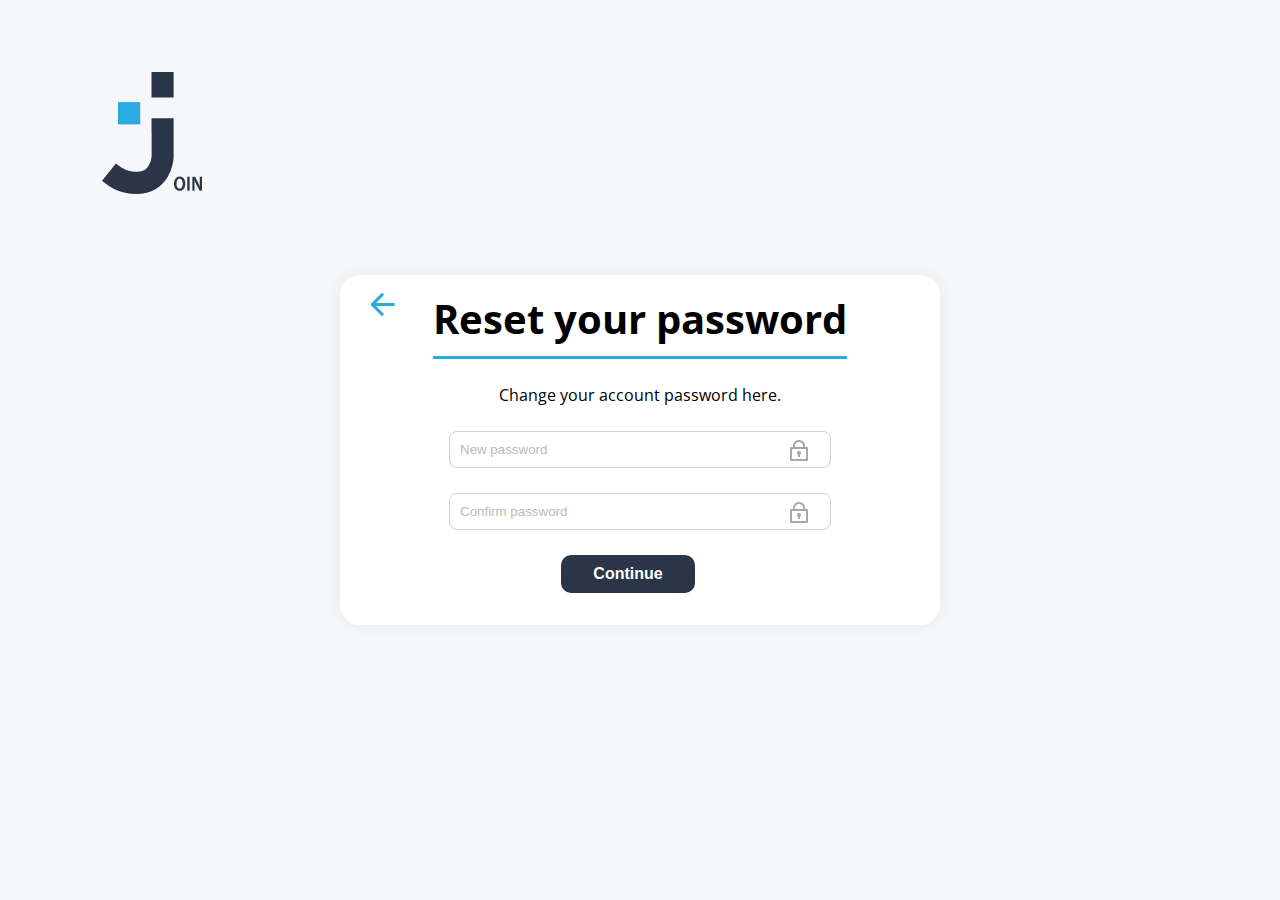
<file: reset_password.html>
<!DOCTYPE html>
<html lang="en">

<head>
    <meta charset="UTF-8">
    <meta http-equiv="X-UA-Compatible" content="IE=edge">
    <meta name="viewport" content="width=device-width, initial-scale=1.0">
    <title>Join</title>

    <link rel="icon" type="image/png" href="assets/img/favicon.png">
    <link rel="stylesheet" href="./css/style.css">
    <link rel="stylesheet" href="./css/fonts.css">
    <script src="./js/mini_backend.js"></script>
    <script src="./js/script.js"></script>
</head>

<body onload="initUsers()">

    <div class="log-in">
        <img class="log-in-logo" src="assets/img/logo.png">
        <div class="form-class  reset-password-height form-width-mobile">
            <img onclick="window.history.go(-1); return false;" class="arrow-left-icon" src="assets/img/arrow-left.png">
            <form onsubmit="showResetPasswordMessage(); return false" class="log-in-form">
                <span class="log-in-headline forgot-password-text">Reset your password</span>
                <span class="text-center">Change your account password here.</span>
                <input class="password-input" placeholder="New password" type="password" minlength="6" required>  
                <input class="password-input" placeholder="Confirm password" type="password" minlength="6" required> 
                <div>
                    <button class="log-in-button mobile-button-width">Continue</button>
                </div>
                <span id="reset-password-message" class="login-popup email-sent-popup" style="display: none;">You reset your password !</span>
            </form>
        </div>
    </div>

</body>


</html>
</file>
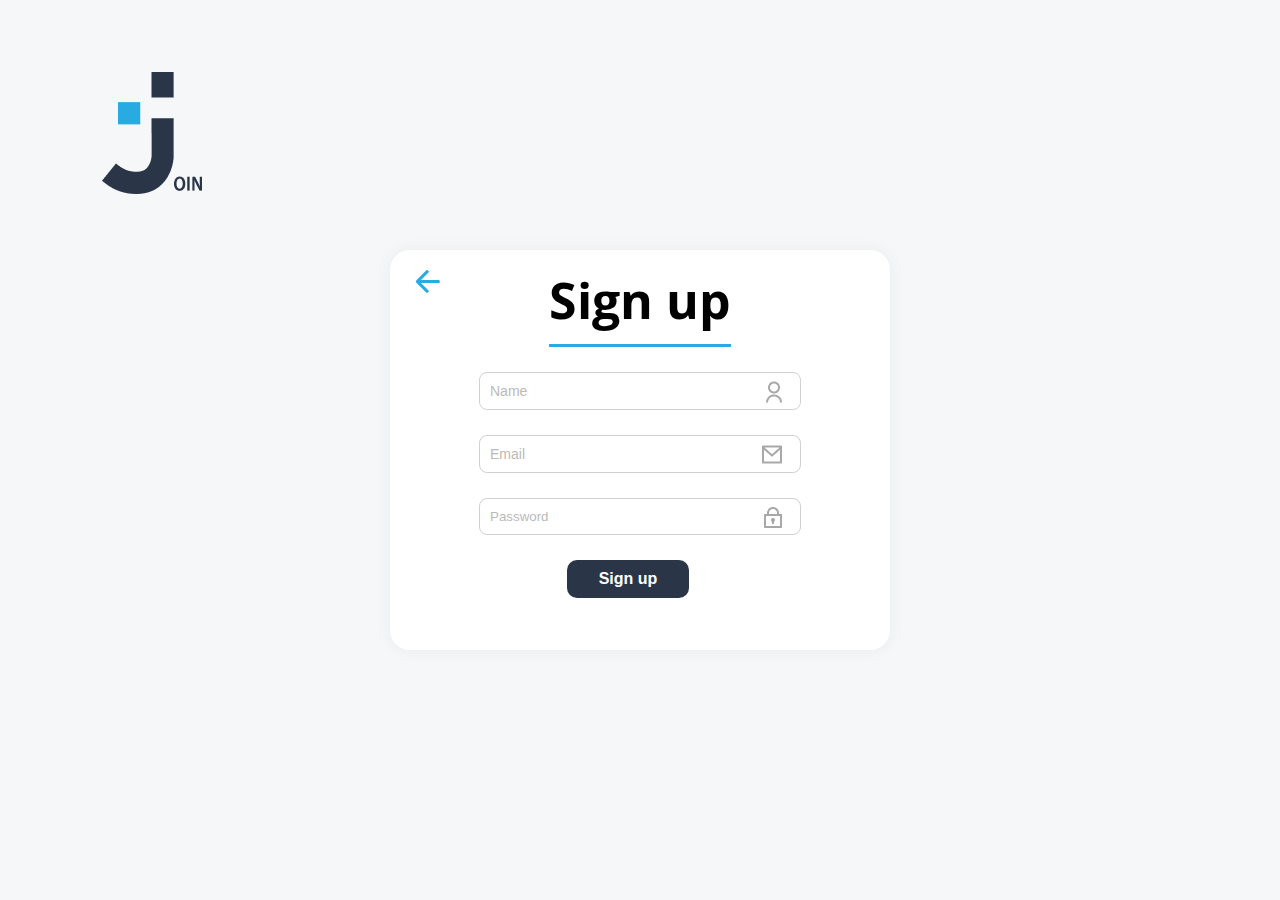
<file: sign_up.html>
<!DOCTYPE html>
<html lang="en">

<head>
    <meta charset="UTF-8">
    <meta http-equiv="X-UA-Compatible" content="IE=edge">
    <meta name="viewport" content="width=device-width, initial-scale=1.0">
    <title>Join</title>

    <link rel="icon" type="image/png" href="assets/img/favicon.png">
    <link rel="stylesheet" href="./css/style.css">
    <link rel="stylesheet" href="./css/fonts.css">
    <script src="./js/mini_backend.js"></script>
    <script src="./js/script.js"></script>
</head>

<body onload="initUsers()">

    <div class="log-in">
        <img class="log-in-logo" src="assets/img/logo.png">
        <div class="form-class form-width-mobile">
            <img onclick="window.history.go(-1); return false;" class="arrow-left-icon" src="assets/img/arrow-left.png">
            <form onsubmit="addUser(); return false" class="log-in-form">
                <span class="log-in-headline mobile-space-bottom">Sign up</span>
                <input id="register-name" class="name-input mobile-space-bottom" placeholder="Name" type="text" required>
                <input id="register-email" class="email-input mobile-space-bottom" placeholder="Email" type="email" required>
                <input id="register-password" class="password-input mobile-space-bottom" placeholder="Password" type="password" minlength="6" required>
                <div>
                    <button class="log-in-button mobile-button-width">Sign up</button>
                </div>
                <span id="register-success" class="login-popup" style="display: none;">You have successfully registered !</span>
                <span id="register-error" class="login-popup" style="display: none;" >E-Mail already used !</span>
            </form>
        </div>
    </div>









</body>


</html>
</file>
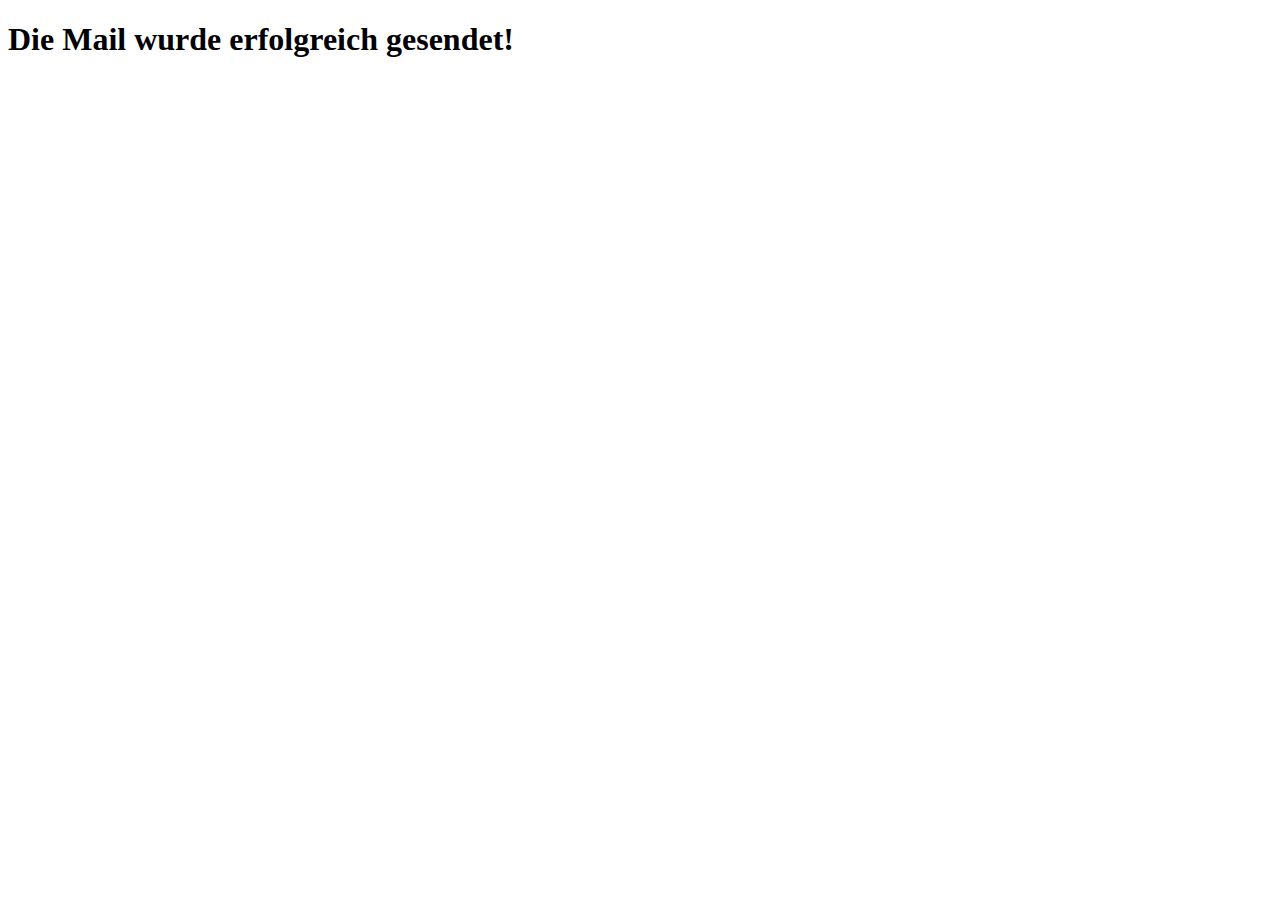
<file: success.html>
<!DOCTYPE html>
<html lang="en">
<head>
    <meta charset="UTF-8">
    <meta http-equiv="X-UA-Compatible" content="IE=edge">
    <meta name="viewport" content="width=device-width, initial-scale=1.0">
    <title>Document</title>
</head>
<body>
    <h1>Die Mail wurde erfolgreich gesendet!</h1>
</body>
</html>
</file>
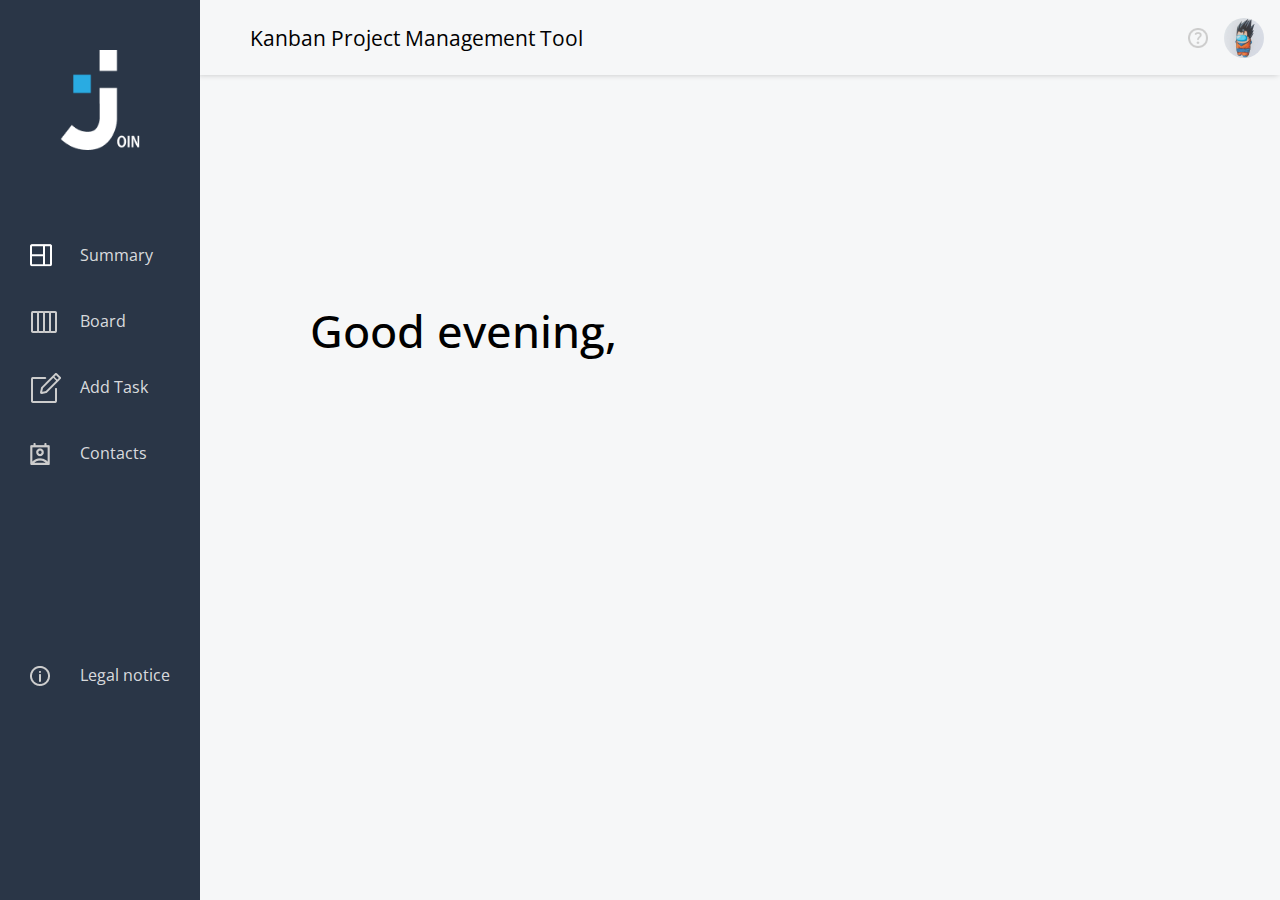
<file: summary.html>
<!DOCTYPE html>
<html lang="en">

<head>
    <meta charset="UTF-8">
    <meta http-equiv="X-UA-Compatible" content="IE=edge">
    <meta name="viewport" content="width=device-width, initial-scale=1.0">
    <title>Join</title>

    <link rel="icon" type="image/png" href="assets/img/favicon.png">
    <link rel="stylesheet" href="css/fonts.css">
    <link rel="stylesheet" href="css/style.css">
    <script src="./js/includeHTML.js"></script>
    <script src="./js/mini_backend.js"></script>
    <script src="./js/summary.js"></script>
    <script src="./js/script.js"></script>
</head>

<body onload="includeHTML(), greet()">
    <div w3-include-html="desktop_template.html"></div>
<div class="main_box">
    <div class="overview" id="overview">
        
    </div>
    <div class="greeting">
        <span id="hallo" class="hallo"></span>
        <span class="name" id="greetName"> John Doe</span>

    </div>
</div>
</body>


</html>
</file>
<file: css/style.css>
/* open-sans-300 - latin */
@font-face {
  font-display: swap; /* Check https://developer.mozilla.org/en-US/docs/Web/CSS/@font-face/font-display for other options. */
  font-family: "Open Sans";
  font-style: normal;
  font-weight: 300;
  src: url("../assets/fonts/open-sans-v34-latin-300.eot"); /* IE9 Compat Modes */
  src: url("../assets/fonts/open-sans-v34-latin-300.eot?#iefix") format("embedded-opentype"), url("../assets/fonts/open-sans-v34-latin-300.woff2") format("woff2"), url("../assets/fonts/open-sans-v34-latin-300.woff") format("woff"), url("../assets/fonts/open-sans-v34-latin-300.ttf") format("truetype"), url("../assets/fonts/open-sans-v34-latin-300.svg#OpenSans") format("svg"); /* Legacy iOS */
}
/* open-sans-300italic - latin */
@font-face {
  font-display: swap; /* Check https://developer.mozilla.org/en-US/docs/Web/CSS/@font-face/font-display for other options. */
  font-family: "Open Sans";
  font-style: italic;
  font-weight: 300;
  src: url("../assets/fonts/open-sans-v34-latin-300italic.eot"); /* IE9 Compat Modes */
  src: url("../assets/fonts/open-sans-v34-latin-300italic.eot?#iefix") format("embedded-opentype"), url("../assets/fonts/open-sans-v34-latin-300italic.woff2") format("woff2"), url("../assets/fonts/open-sans-v34-latin-300italic.woff") format("woff"), url("../assets/fonts/open-sans-v34-latin-300italic.ttf") format("truetype"), url("../assets/fonts/open-sans-v34-latin-300italic.svg#OpenSans") format("svg"); /* Legacy iOS */
}
/* open-sans-regular - latin */
@font-face {
  font-display: swap; /* Check https://developer.mozilla.org/en-US/docs/Web/CSS/@font-face/font-display for other options. */
  font-family: "Open Sans";
  font-style: normal;
  font-weight: 400;
  src: url("../assets/fonts/open-sans-v34-latin-regular.eot"); /* IE9 Compat Modes */
  src: url("../assets/fonts/open-sans-v34-latin-regular.eot?#iefix") format("embedded-opentype"), url("../assets/fonts/open-sans-v34-latin-regular.woff2") format("woff2"), url("../assets/fonts/open-sans-v34-latin-regular.woff") format("woff"), url("../assets/fonts/open-sans-v34-latin-regular.ttf") format("truetype"), url("../assets/fonts/open-sans-v34-latin-regular.svg#OpenSans") format("svg"); /* Legacy iOS */
}
/* open-sans-italic - latin */
@font-face {
  font-display: swap; /* Check https://developer.mozilla.org/en-US/docs/Web/CSS/@font-face/font-display for other options. */
  font-family: "Open Sans";
  font-style: italic;
  font-weight: 400;
  src: url("../assets/fonts/open-sans-v34-latin-italic.eot"); /* IE9 Compat Modes */
  src: url("../assets/fonts/open-sans-v34-latin-italic.eot?#iefix") format("embedded-opentype"), url("../assets/fonts/open-sans-v34-latin-italic.woff2") format("woff2"), url("../assets/fonts/open-sans-v34-latin-italic.woff") format("woff"), url("../assets/fonts/open-sans-v34-latin-italic.ttf") format("truetype"), url("../assets/fonts/open-sans-v34-latin-italic.svg#OpenSans") format("svg"); /* Legacy iOS */
}
/* open-sans-500 - latin */
@font-face {
  font-display: swap; /* Check https://developer.mozilla.org/en-US/docs/Web/CSS/@font-face/font-display for other options. */
  font-family: "Open Sans";
  font-style: normal;
  font-weight: 500;
  src: url("../assets/fonts/open-sans-v34-latin-500.eot"); /* IE9 Compat Modes */
  src: url("../assets/fonts/open-sans-v34-latin-500.eot?#iefix") format("embedded-opentype"), url("../assets/fonts/open-sans-v34-latin-500.woff2") format("woff2"), url("../assets/fonts/open-sans-v34-latin-500.woff") format("woff"), url("../assets/fonts/open-sans-v34-latin-500.ttf") format("truetype"), url("../assets/fonts/open-sans-v34-latin-500.svg#OpenSans") format("svg"); /* Legacy iOS */
}
/* open-sans-500italic - latin */
@font-face {
  font-display: swap; /* Check https://developer.mozilla.org/en-US/docs/Web/CSS/@font-face/font-display for other options. */
  font-family: "Open Sans";
  font-style: italic;
  font-weight: 500;
  src: url("../assets/fonts/open-sans-v34-latin-500italic.eot"); /* IE9 Compat Modes */
  src: url("../assets/fonts/open-sans-v34-latin-500italic.eot?#iefix") format("embedded-opentype"), url("../assets/fonts/open-sans-v34-latin-500italic.woff2") format("woff2"), url("../assets/fonts/open-sans-v34-latin-500italic.woff") format("woff"), url("../assets/fonts/open-sans-v34-latin-500italic.ttf") format("truetype"), url("../assets/fonts/open-sans-v34-latin-500italic.svg#OpenSans") format("svg"); /* Legacy iOS */
}
/* open-sans-600 - latin */
@font-face {
  font-display: swap; /* Check https://developer.mozilla.org/en-US/docs/Web/CSS/@font-face/font-display for other options. */
  font-family: "Open Sans";
  font-style: normal;
  font-weight: 600;
  src: url("../assets/fonts/open-sans-v34-latin-600.eot"); /* IE9 Compat Modes */
  src: url("../assets/fonts/open-sans-v34-latin-600.eot?#iefix") format("embedded-opentype"), url("../assets/fonts/open-sans-v34-latin-600.woff2") format("woff2"), url("../assets/fonts/open-sans-v34-latin-600.woff") format("woff"), url("../assets/fonts/open-sans-v34-latin-600.ttf") format("truetype"), url("../assets/fonts/open-sans-v34-latin-600.svg#OpenSans") format("svg"); /* Legacy iOS */
}
/* open-sans-600italic - latin */
@font-face {
  font-display: swap; /* Check https://developer.mozilla.org/en-US/docs/Web/CSS/@font-face/font-display for other options. */
  font-family: "Open Sans";
  font-style: italic;
  font-weight: 600;
  src: url("../assets/fonts/open-sans-v34-latin-600italic.eot"); /* IE9 Compat Modes */
  src: url("../assets/fonts/open-sans-v34-latin-600italic.eot?#iefix") format("embedded-opentype"), url("../assets/fonts/open-sans-v34-latin-600italic.woff2") format("woff2"), url("../assets/fonts/open-sans-v34-latin-600italic.woff") format("woff"), url("../assets/fonts/open-sans-v34-latin-600italic.ttf") format("truetype"), url("../assets/fonts/open-sans-v34-latin-600italic.svg#OpenSans") format("svg"); /* Legacy iOS */
}
/* open-sans-700 - latin */
@font-face {
  font-display: swap; /* Check https://developer.mozilla.org/en-US/docs/Web/CSS/@font-face/font-display for other options. */
  font-family: "Open Sans";
  font-style: normal;
  font-weight: 700;
  src: url("../assets/fonts/open-sans-v34-latin-700.eot"); /* IE9 Compat Modes */
  src: url("../assets/fonts/open-sans-v34-latin-700.eot?#iefix") format("embedded-opentype"), url("../assets/fonts/open-sans-v34-latin-700.woff2") format("woff2"), url("../assets/fonts/open-sans-v34-latin-700.woff") format("woff"), url("../assets/fonts/open-sans-v34-latin-700.ttf") format("truetype"), url("../assets/fonts/open-sans-v34-latin-700.svg#OpenSans") format("svg"); /* Legacy iOS */
}
/* open-sans-700italic - latin */
@font-face {
  font-display: swap; /* Check https://developer.mozilla.org/en-US/docs/Web/CSS/@font-face/font-display for other options. */
  font-family: "Open Sans";
  font-style: italic;
  font-weight: 700;
  src: url("../assets/fonts/open-sans-v34-latin-700italic.eot"); /* IE9 Compat Modes */
  src: url("../assets/fonts/open-sans-v34-latin-700italic.eot?#iefix") format("embedded-opentype"), url("../assets/fonts/open-sans-v34-latin-700italic.woff2") format("woff2"), url("../assets/fonts/open-sans-v34-latin-700italic.woff") format("woff"), url("../assets/fonts/open-sans-v34-latin-700italic.ttf") format("truetype"), url("../assets/fonts/open-sans-v34-latin-700italic.svg#OpenSans") format("svg"); /* Legacy iOS */
}
/* open-sans-800 - latin */
@font-face {
  font-display: swap; /* Check https://developer.mozilla.org/en-US/docs/Web/CSS/@font-face/font-display for other options. */
  font-family: "Open Sans";
  font-style: normal;
  font-weight: 800;
  src: url("../assets/fonts/open-sans-v34-latin-800.eot"); /* IE9 Compat Modes */
  src: url("../assets/fonts/open-sans-v34-latin-800.eot?#iefix") format("embedded-opentype"), url("../assets/fonts/open-sans-v34-latin-800.woff2") format("woff2"), url("../assets/fonts/open-sans-v34-latin-800.woff") format("woff"), url("../assets/fonts/open-sans-v34-latin-800.ttf") format("truetype"), url("../assets/fonts/open-sans-v34-latin-800.svg#OpenSans") format("svg"); /* Legacy iOS */
}
/* open-sans-800italic - latin */
@font-face {
  font-display: swap; /* Check https://developer.mozilla.org/en-US/docs/Web/CSS/@font-face/font-display for other options. */
  font-family: "Open Sans";
  font-style: italic;
  font-weight: 800;
  src: url("../assets/fonts/open-sans-v34-latin-800italic.eot"); /* IE9 Compat Modes */
  src: url("../assets/fonts/open-sans-v34-latin-800italic.eot?#iefix") format("embedded-opentype"), url("../assets/fonts/open-sans-v34-latin-800italic.woff2") format("woff2"), url("../assets/fonts/open-sans-v34-latin-800italic.woff") format("woff"), url("../assets/fonts/open-sans-v34-latin-800italic.ttf") format("truetype"), url("../assets/fonts/open-sans-v34-latin-800italic.svg#OpenSans") format("svg"); /* Legacy iOS */
}
.start-animation {
  background-color: #F6F7F8;
  position: absolute;
  width: 100%;
  height: 100vh;
  overflow: hidden;
  z-index: 5;
  animation: start-fade-out-background 0.5s ease-in-out both 1s;
}
.start-animation .logo-animation {
  display: block;
  position: absolute;
  top: 50%;
  left: 50%;
  transform: translate(-50%, -50%);
  z-index: 10;
  animation: start-desktop-animation 1s ease-in-out both 1s;
}
@keyframes start-fade-out-background {
  0% {
    opacity: 1;
  }
  100% {
    opacity: 0;
    z-index: 0;
  }
}
@keyframes start-desktop-animation {
  0% {
    opacity: 1;
    transform: translate(-50%, -50%) scale(1);
  }
  70% {
    opacity: 0.5;
    transform: scale(0.1);
    top: 5%;
    left: 5%;
  }
  100% {
    opacity: 0;
    transform: scale(0);
    z-index: 0;
    top: 5%;
    left: 5%;
  }
}

.mobile-logo-animation {
  display: none;
}

.log-in {
  display: flex;
  position: relative;
  height: 100vh;
  justify-content: center;
  align-items: center;
}
.log-in .log-in-logo {
  position: absolute;
  top: 8%;
  left: 8%;
}
.log-in .sign-up {
  position: absolute;
  right: 8%;
  top: 5%;
}
.log-in .sign-up .sign-up-button {
  background-color: #2A3647;
  color: white;
  padding: 10px 32px;
  cursor: pointer;
  font-weight: bold;
  border-radius: 10px;
  border: none;
  font-size: 16px;
  text-decoration: none;
  font-weight: 700;
  margin-left: 32px;
}
.log-in .sign-up .sign-up-button:hover {
  background-color: #29ABE2;
}
.log-in .form-class {
  height: 400px;
  width: 500px;
  background-color: white;
  border-radius: 20px;
  box-shadow: 0px 0px 14px 3px rgba(0, 0, 0, 0.0392156863);
  position: relative;
}
.log-in .form-class .log-in-form {
  display: flex;
  flex-direction: column;
  align-items: center;
}
.log-in .form-class .log-in-form .log-in-headline {
  font-size: 50px;
  font-weight: 700;
  border-bottom: 3px solid #29ABE2;
  padding-bottom: 10px;
  margin-bottom: 25px;
  margin-top: 16px;
}
.log-in .form-class .log-in-form .name-input {
  outline: none;
  margin-bottom: 25px;
  width: 60%;
  padding: 10px;
  border-radius: 8px;
  border: 1px solid #D1D1D1;
  background: white url("../assets/img/person-icon.png") right no-repeat;
  background-position: 94% 55%;
}
.log-in .form-class .log-in-form .email-input {
  outline: none;
  margin-bottom: 25px;
  width: 60%;
  padding: 10px;
  border-radius: 8px;
  border: 1px solid #D1D1D1;
  background: white url("../assets/img/letter-icon.png") right no-repeat;
  background-position: 94% 55%;
}
.log-in .form-class .log-in-form .password-input {
  outline: none;
  margin-bottom: 25px;
  width: 60%;
  padding: 10px;
  border-radius: 8px;
  border: 1px solid #D1D1D1;
  background: white url("../assets/img/lock-icon.png") right no-repeat;
  background-position: 94% 55%;
}
.log-in .form-class .log-in-form ::-moz-placeholder {
  opacity: 0.5;
}
.log-in .form-class .log-in-form ::placeholder {
  opacity: 0.5;
}
.log-in .form-class .log-in-form .log-in-checkbox-div {
  font-size: 13px;
  display: flex;
  margin-bottom: 25px;
}
.log-in .form-class .log-in-form .log-in-checkbox-div .remember-me {
  margin-left: 8px;
  font-style: normal;
  font-weight: 500;
}
.log-in .form-class .log-in-form .log-in-checkbox-div .forgot-password-link {
  text-decoration: none;
  color: #29ABE2;
  margin-left: 25px;
}
.log-in .form-class .log-in-form .log-in-checkbox-div .forgot-password-link:hover {
  color: #1188bb;
}
.log-in .form-class .log-in-form .log-in-checkbox-div input[type=checkbox] {
  cursor: pointer;
  accent-color: #2A3647;
}
.log-in .form-class .log-in-form .log-in-checkbox-div input:focus {
  outline: none;
}
.log-in .form-class .log-in-form .log-in-button {
  background-color: #2A3647;
  color: white;
  padding: 10px 32px;
  cursor: pointer;
  font-weight: bold;
  border-radius: 10px;
  border: none;
  font-size: 16px;
  text-decoration: none;
  margin-right: 24px;
}
.log-in .form-class .log-in-form .log-in-button:hover {
  background-color: #29ABE2;
}
.log-in .form-class .log-in-form .guest-log-in-button {
  color: #2A3647;
  background-color: white;
  cursor: pointer;
  padding: 10px 8px;
  border-radius: 6px;
  font-weight: 700;
  border: 1px solid #2A3647;
  font-size: 16px;
}
.log-in .form-class .log-in-form .guest-log-in-button:hover {
  color: #29ABE2;
  border: 1px solid #29ABE2;
}
.log-in .login-popup {
  color: white;
  background-color: #2A3647;
  padding: 8px 8px;
  border-radius: 6px;
  font-weight: 500;
  border: none;
  margin-top: 16px;
  text-align: center;
}

/*** MEDIA QUERY ***/
@media (max-width: 600px) {
  /*** Mobile Animation ***/
  .start-animation {
    display: none;
  }
  .logo-animation {
    display: none;
  }
  .mobile-start-animation {
    background-color: #2A3647;
    position: absolute;
    width: 100%;
    height: 100vh;
    overflow: hidden;
    z-index: 5;
    animation: fade-out-background 0.5s ease-in-out both 1s;
  }
  @keyframes fade-out-background {
    0% {
      opacity: 1;
    }
    100% {
      opacity: 0;
      z-index: 0;
    }
  }
  .mobile-logo-animation {
    display: block;
    position: absolute;
    top: 50%;
    left: 50%;
    transform: translate(-50%, -50%);
    z-index: 10;
    animation: start-mobile-animation 1s ease-in-out both 1s;
  }
  @keyframes start-mobile-animation {
    0% {
      opacity: 1;
      transform: translate(-50%, -50%) scale(1);
    }
    70% {
      opacity: 0.5;
      transform: scale(0.1);
      top: 5%;
      left: 5%;
    }
    100% {
      opacity: 0;
      transform: scale(0);
      z-index: 0;
      top: 5%;
      left: 5%;
    }
  }
  /*** Login Page ***/
  .form-class {
    height: 450px !important;
  }
  .form-width-mobile {
    margin-right: 8px;
    margin-left: 8px;
  }
  .log-in-logo {
    top: 3% !important;
    height: 100px;
  }
  .log-in-checkbox-div {
    flex-direction: column;
    text-align: center;
  }
  .mobile-remember-me {
    display: flex;
    text-align: center;
    margin-bottom: 16px;
  }
  #remember-checkbox {
    margin: 0;
  }
  .forgot-password-link {
    margin: 0 !important;
  }
  .mobile-login-buttons {
    display: flex;
    flex-direction: column;
  }
  .log-in-button {
    color: white !important;
    background-color: #2A3647 !important;
    cursor: pointer;
    padding: 10px 8px !important;
    border-radius: 6px !important;
    font-weight: 700 !important;
    border: none !important;
    margin-right: 0 !important;
    margin-bottom: 16px;
  }
  .log-in-button:hover {
    background-color: #29ABE2 !important;
  }
  .sign-up {
    top: 81% !important;
    right: 0% !important;
    left: 0% !important;
    display: flex;
    align-items: center;
    justify-content: center;
    margin-top: 48px !important;
  }
  /*** Sign-Up Page ***/
  .mobile-button-width {
    width: 150px;
  }
  .mobile-space-bottom {
    margin-bottom: 40px !important;
  }
}
@media (max-height: 700px) {
  .log-in-logo {
    height: 75px;
    top: 1% !important;
  }
}
.arrow-left-icon {
  position: absolute;
  top: 5%;
  left: 5%;
  cursor: pointer;
}

.text-center {
  text-align: center;
  margin-bottom: 25px;
}

.forgot-password-text {
  overflow: hidden;
  white-space: nowrap;
  font-size: 40px !important;
}

.forgot-password-height {
  height: 300px !important;
  width: 600px !important;
  margin-left: 8px;
  margin-right: 8px;
}

.reset-password-height {
  height: 350px !important;
  width: 600px !important;
}

.email-sent-popup {
  display: flex;
  align-items: center;
}

.popup-margin {
  margin-right: 16px;
  height: 30px;
}

/*** MEDIA QUERY ***/
@media (max-width: 600px) {
  .text-center {
    word-wrap: break-word;
    overflow-wrap: break-word;
    width: 300px;
  }
  .forgot-password-text {
    font-size: 30px !important;
  }
  .forgot-password-height {
    width: 450px !important;
  }
}
@media (max-width: 460px) {
  .arrow-left-icon {
    left: 3%;
    height: 20px !important;
  }
  .forgot-password-text {
    font-size: 25px !important;
  }
  .forgot-password-height {
    width: 350px !important;
  }
}
.menu {
  background-color: #2A3647;
  color: rgba(255, 255, 255, 0.8352941176);
  position: fixed;
  top: 0;
  bottom: 0;
  float: left;
  width: 200px;
  font-size: 16px;
  z-index: 100;
}
.menu .menu-content {
  display: flex;
  flex-direction: column;
  align-items: center;
  position: relative;
}
.menu .menu-content .menu-logo {
  height: 100px;
  width: 80px;
  margin-top: 50px;
  margin-bottom: 75px;
  cursor: pointer;
}
.menu .menu-content .menu-nav a {
  color: rgba(255, 255, 255, 0.8352941176);
  text-decoration: none;
}
.menu .menu-content .menu-nav .nav-text {
  display: flex;
  align-items: center;
  margin-bottom: 16px;
  width: 200px;
  height: 50px;
}
.menu .menu-content .menu-nav .nav-text:hover {
  background-color: #091931;
  cursor: pointer;
}
.menu .menu-content .highlight-nav {
  background-color: #091931;
}
.menu .menu-content .nav-icon-box {
  width: 30px;
  height: 30px;
  display: flex;
  align-items: center;
  margin-right: 20px;
  margin-left: 30px;
}
.menu .menu-content .legal-notice {
  display: flex;
  align-items: center;
  width: 200px;
  height: 50px;
  position: absolute;
  top: 650px;
}
.menu .menu-content .legal-notice:hover {
  background-color: #091931;
  cursor: pointer;
}

.header {
  display: flex;
  align-items: center;
  justify-content: space-between;
  margin-left: 200px;
  box-shadow: -2px 0px 6px 0px rgba(0, 0, 0, 0.2);
  height: 75px;
  position: relative;
}
.header .header-headline {
  margin-left: 50px;
  font-weight: 400;
  font-style: normal;
  font-size: 21px;
}
.header .header-icons {
  display: flex;
  align-items: center;
}
.header .header-icons .profil-pic {
  height: 40px;
  width: 40px;
  border-radius: 100px;
  margin-right: 16px;
  position: relative;
}
.header .header-icons .profil-pic:hover {
  cursor: pointer;
  transform: scale(1.05);
}
.header .header-icons .question-icon {
  height: 20px;
  width: 20px;
  margin-right: 16px;
}
.header .header-icons .question-icon:hover {
  cursor: pointer;
  transform: scale(1.05);
}
.header .log-out-field {
  position: absolute;
  top: 100%;
  right: calc(3% + 20px);
  transform: translate(0, -50%);
  color: white;
  background-color: #2A3647;
  cursor: pointer;
  padding: 8px 8px;
  border-radius: 10px;
  border-top-right-radius: 0px;
  font-weight: 700;
  border: none;
  z-index: 999;
}
.header .log-out-field:hover {
  background-color: #29ABE2;
}
.header .help-mobile-field {
  position: absolute;
  top: 199%;
  right: calc(3% + 20px);
  transform: translate(0, -50%);
  color: white;
  background-color: #2A3647;
  cursor: pointer;
  padding: 8px 8px;
  border-radius: 10px;
  border-top-right-radius: 0px;
  border-top-left-radius: 0px;
  font-weight: 700;
  border: none;
  width: 99px;
  z-index: 999;
}
.header .help-mobile-field:hover {
  background-color: #29ABE2;
}
.header .legal-notice-mobile-field {
  position: absolute;
  top: 149%;
  right: calc(3% + 20px);
  transform: translate(0, -50%);
  color: white;
  background-color: #2A3647;
  cursor: pointer;
  padding: 8px 8px;
  border-radius: 0px;
  font-weight: 700;
  border: none;
  width: 99px;
  z-index: 999;
}
.header .legal-notice-mobile-field:hover {
  background-color: #29ABE2;
}

/*** MEDIA QUERY ***/
@media (max-width: 600px) {
  .log-out-field {
    border-bottom-right-radius: 0px !important;
    border-bottom-left-radius: 0px !important;
    width: 99px;
  }
  .menu {
    float: none;
    top: unset;
    left: 0;
    right: 0;
    width: 100%;
  }
  .menu .menu-content {
    height: 75px;
    justify-content: center;
  }
  .menu .menu-logo {
    display: none;
  }
  .menu .menu-nav {
    display: flex;
  }
  .menu .menu-nav .nav-text {
    width: unset !important;
    margin-bottom: 0px !important;
    flex-direction: column;
    height: unset !important;
    padding-right: 16px;
    padding-left: 16px;
    padding-top: 11px;
    padding-bottom: 11px;
  }
  .header {
    margin-left: unset;
    justify-content: flex-end;
    background-color: white;
    z-index: 100;
  }
  .header .mobile-template-logo {
    display: block !important;
    height: 50px;
    position: absolute;
    top: 16%;
    left: 5%;
    cursor: pointer;
  }
  .header .header-headline {
    display: none;
  }
  .header .question-icon {
    display: none;
  }
  .profil-pic {
    margin-right: 25px !important;
  }
}
@media (max-width: 430px) {
  .nav-text {
    padding-right: 3px !important;
    padding-left: 3px !important;
  }
}
.legal-notice-content {
  margin-left: 300px;
  text-align: left;
  word-wrap: break-word;
  overflow-wrap: break-word;
  position: relative;
}

.arrow-black {
  position: absolute;
  right: 10%;
  cursor: pointer;
}

@media (max-width: 600px) {
  .legal-notice-content {
    margin-left: 32px !important;
    margin-right: 16px;
    padding-bottom: 75px;
  }
}
.overflow {
  overflow: hidden !important;
}

#contacts-container {
  position: relative;
  margin-left: 200px;
  display: flex;
}
#contacts-container .contacts-list {
  margin-top: 3px;
  height: calc(100vh - 75px);
  display: flex;
  flex-direction: column;
  align-items: center;
  background-color: white;
  width: 30vw;
  overflow-y: scroll;
  overflow-x: hidden;
}
#contacts-container .contacts-list::-webkit-scrollbar {
  width: 5px;
  height: 5px;
}
#contacts-container .contacts-list::-webkit-scrollbar-thumb {
  border-radius: 7px;
  background: #A8A8A8;
}
#contacts-container .contacts-list .list-header {
  text-align: center;
  width: 80%;
  padding-top: 8px;
  padding-bottom: 16px;
  font-size: 21px;
  font-weight: 400;
  border-bottom: 1px solid gray;
  margin-bottom: 16px;
}
#contacts-container .contacts-list .list-contact {
  display: flex;
  flex-direction: row;
  align-items: flex-start;
  justify-content: center;
  height: -moz-fit-content;
  height: fit-content;
  padding: 15px 25px;
  margin-left: 48px;
  margin-right: 48px;
  gap: 35px;
  width: 100%;
  box-sizing: border-box;
  border-radius: 10px;
  width: -moz-fit-content;
  width: fit-content;
  font-size: 16px;
  cursor: pointer;
}
#contacts-container .contacts-list .list-contact .contact-frame {
  display: flex;
  align-items: center;
  justify-content: center;
  gap: 10px;
  width: -moz-fit-content;
  width: fit-content;
  min-width: 42px;
  height: 42px;
  color: #FFFFFF;
  border-radius: 100%;
}
#contacts-container .contacts-list .list-contact .list-contact-info {
  min-width: 150px;
}
#contacts-container .contacts-list .list-contact img {
  height: 42px;
  width: 42px;
  padding-right: 8px;
}
#contacts-container .contacts-list .list-contact div p {
  margin: 0;
  font-size: 16px;
}
#contacts-container .contacts-list .list-contact div p:first-child {
  font-size: 21px;
}
#contacts-container .contacts-list .list-contact div p:last-child {
  padding-top: 4px;
  color: #007CEE;
}
#contacts-container .contacts-list .list-contact:hover {
  background-color: #E6E6E6;
}
#contacts-container .contacts-list .list-contact-activ {
  background-color: #2A3647;
  color: white;
}
#contacts-container .contacts-list .list-contact-activ:hover {
  background-color: #2A3647;
  translate: 5px;
}
#contacts-container .contact-info {
  padding-left: 32px;
}
#contacts-container .contact-info .contact-headline {
  display: flex;
  align-items: center;
  gap: 24px;
}
#contacts-container .contact-info .contact-headline h3 {
  font-size: 48px;
  border-right: 3px solid #29ABE2;
  padding-right: 24px;
}
#contacts-container .contact-info .contact-headline p {
  font-size: 27px;
}
#contacts-container .contact-info .contact-details {
  margin-left: 24px;
}
#contacts-container .contact-info .contact-details .contact-details-head {
  display: flex;
  align-items: center;
  gap: 100px;
  margin-left: 38px;
}
#contacts-container .contact-info .contact-details .contact-details-head .list-contact-frame {
  display: flex;
  align-items: center;
  justify-content: center;
  gap: 10px;
  width: -moz-fit-content;
  width: fit-content;
  min-width: 42px;
  height: 42px;
  color: #FFFFFF;
  border-radius: 100%;
  scale: 3;
}
#contacts-container .contact-info .contact-details .contact-details-head .contactInfo {
  margin-left: 0px;
}
#contacts-container .contact-info .contact-details .contact-details-head .contactInfo .contact-name {
  font-size: 47px;
  margin-bottom: 16px;
}
#contacts-container .contact-info .contact-details .contact-details-head .contactInfo .add-task-contacts {
  margin-top: 18px;
  cursor: pointer !important;
  font-size: 16px;
  color: #29ABE2;
}
#contacts-container .contact-info .contact-details .contact-info-head {
  margin-top: 24px;
  display: flex;
  align-items: center;
  gap: 50px;
}
#contacts-container .contact-info .contact-details .contact-info-head > p {
  font-size: 21px;
}
#contacts-container .contact-info .contact-details .contact-info-head .contact-edit {
  display: flex;
  gap: 10px;
  align-items: center;
  cursor: pointer;
}
#contacts-container .contact-info .contact-details .contact-info-head .contact-edit img {
  width: 21px;
  height: 30px;
}
#contacts-container .contact-info .contact-details .contact-info-head .contact-edit:hover {
  filter: invert(65%) sepia(21%) saturate(6259%) hue-rotate(164deg) brightness(97%) contrast(82%);
}
#contacts-container .contact-info .contact-info-container .contact-info-segment {
  display: flex;
  flex-direction: column;
  gap: 8px;
  margin-bottom: 24px;
}
#contacts-container .contact-info .contact-info-container .contact-info-segment .contact-info-title {
  font-weight: 700;
}
#contacts-container .contact-info .contact-info-container .contact-info-segment a {
  text-decoration: none;
  color: #29ABE2;
}
#contacts-container .contact-info .contact-info-container .contact-info-segment a:hover {
  color: #1188bb;
}
#contacts-container .new-contact {
  display: flex;
  position: fixed;
  justify-content: center;
  align-items: center;
  gap: 8px;
  bottom: 24px;
  right: 24px;
  background-color: #2A3647;
  color: white;
  padding: 10px 32px;
  cursor: pointer;
  font-weight: bold;
  border-radius: 10px;
  border: none;
  box-sizing: border-box;
}
#contacts-container .new-contact:hover {
  background-color: #29ABE2;
}

#overlayContent {
  margin-left: 200px;
  position: fixed;
  top: 0;
  left: 0;
  right: 0;
  bottom: 0;
  z-index: 99;
  background-color: rgba(0, 0, 0, 0.712);
  display: flex;
  align-items: center;
  justify-content: center;
  animation: slide-in-blurred-right 0.6s cubic-bezier(0.23, 1, 0.32, 1) both;
}
#overlayContent .overlay-left {
  display: flex;
  flex-direction: column;
  justify-content: center;
  background-color: #2A3647;
  height: 50vh;
  color: white;
  padding: 0px 24px;
  border-bottom-left-radius: 32px;
  border-top-left-radius: 32px;
}
#overlayContent .overlay-left img {
  height: 66px;
  width: 55px;
}
#overlayContent .overlay-left .overlay-title {
  font-size: 61px;
  font-weight: 700;
  margin: 0px;
}
#overlayContent .overlay-left p {
  margin: 0px;
  font-size: 27px;
}
#overlayContent .overlay-left .overlay-sep {
  margin-top: 16px;
  width: 80px;
  height: 3px;
  background-color: #29ABE2;
}
#overlayContent .close-top {
  display: none;
}
#overlayContent .close-contacts {
  height: 100%;
  margin-top: 35px;
}
#overlayContent .close-contacts img {
  height: 23px;
  width: 23px;
  cursor: pointer;
}
#overlayContent .close-contacts .white {
  display: none;
}
#overlayContent .overlay-right {
  border-top-right-radius: 32px;
  border-bottom-right-radius: 32px;
  height: 50vh;
  background-color: #F6F7F8;
  display: flex;
  align-items: center;
  justify-content: center;
  gap: 40px;
  padding: 0px 48px;
  position: relative;
}
#overlayContent .overlay-right > img {
  padding-bottom: 80px;
}
#overlayContent .overlay-right .close {
  cursor: pointer;
  position: absolute;
  top: 2%;
  right: 5%;
}
#overlayContent .overlay-right .phone-input {
  margin-bottom: 25px;
  padding: 10px;
  border-radius: 8px;
  border: 1px solid #D1D1D1;
  background: white url("../assets/img/phone-icon.png") right no-repeat;
  background-position: 94% 55%;
  font-size: 14px !important;
  box-sizing: unset !important;
}
#overlayContent .overlay-right form {
  display: flex;
  flex-direction: column;
}
#overlayContent .overlay-right form .buttons {
  display: flex;
  gap: 16px;
}
#overlayContent .overlay-right form .cancel-contact-btn {
  color: #2A3647;
  background-color: white;
  cursor: pointer;
  padding: 10px 8px;
  border-radius: 6px;
  font-weight: 700;
  border: 1px solid #2A3647;
  display: flex;
  justify-content: center;
  align-items: center;
}
#overlayContent .overlay-right form .cancel-contact-btn:hover {
  color: #29ABE2;
  border: 1px solid #29ABE2;
}
#overlayContent .overlay-right form .cancel-contact-btn:hover img {
  filter: invert(65%) sepia(21%) saturate(6259%) hue-rotate(164deg) brightness(97%) contrast(82%);
}
#overlayContent .overlay-right form .add-contact-btn {
  background-color: #2A3647;
  color: white;
  padding: 10px 32px;
  cursor: pointer;
  font-weight: bold;
  border-radius: 10px;
  border: none;
  display: flex;
  justify-content: center;
  align-items: center;
  padding: 10px 8px;
  font-weight: 700;
}
#overlayContent .overlay-right form .add-contact-btn:hover {
  background-color: #29ABE2;
}
#overlayContent .overlay-right [class*=-input] {
  width: 250px;
  height: 25px !important;
}

.alert {
  display: flex;
  position: absolute;
  bottom: -50px;
  align-items: center;
  justify-content: center;
  width: 100%;
  opacity: 0;
}
.alert .alert-content {
  background-color: #2A3647;
  color: white;
  padding: 10px 32px;
  cursor: pointer;
  font-weight: bold;
  border-radius: 10px;
  border: none;
}
.alert .alert-content:hover {
  background-color: #29ABE2;
}

.animate {
  animation: slide-top 2s cubic-bezier(0.25, 0.46, 0.45, 0.94) forwards;
}

/**
 * ----------------------------------------
 * animation slide-top
 * ----------------------------------------
 */
@keyframes slide-top {
  0% {
    transform: translateY(0);
    opacity: 0;
  }
  50% {
    transform: translateY(-200px);
    opacity: 1;
  }
  100% {
    transform: translateY(0);
    opacity: 0;
  }
}
/**
 * ----------------------------------------
 * animation slide-in-blurred-right
 * ----------------------------------------
 */
@keyframes slide-in-blurred-right {
  0% {
    transform: translateX(1000px) scaleX(2.5) scaleY(0.2);
    transform-origin: 0% 50%;
    opacity: 0;
    background-color: rgba(0, 0, 0, 0.3);
  }
  100% {
    transform: translateX(0) scaleY(1) scaleX(1);
    transform-origin: 50% 50%;
    opacity: 1;
    background-color: rgba(0, 0, 0, 0.3);
  }
}
.d-none-mobile {
  display: block;
}

@media (max-width: 1000px) {
  .img-d-none {
    display: none;
  }
  .contacts-list {
    width: 100vw !important;
    height: calc(100vh - 75px) !important;
  }
  .new-contact {
    top: 81px !important;
    right: 10px !important;
    bottom: 85vh !important;
    height: 50px !important;
  }
  .d-none-mobile {
    display: none !important;
  }
  #contacts-container .contact-info {
    padding: 0px !important;
    width: 100vw !important;
  }
  #contacts-container .contact-info .arrowLeftMobile {
    display: block !important;
    position: absolute;
    top: 24px;
    right: 32px;
    cursor: pointer;
  }
  #contacts-container .contact-info .contact-headline {
    padding-left: 24px !important;
    display: block !important;
  }
  #contacts-container .contact-info .contact-headline h3 {
    margin: 0px !important;
    font-size: 47px !important;
    border-right: none !important;
  }
  #contacts-container .contact-info .contact-headline p {
    margin: 10px 0px !important;
  }
  #contacts-container .contact-info .contact-headline .seperator {
    display: block !important;
    width: 32px;
    height: 2px;
    background-color: #29ABE2;
    margin-bottom: 16px;
  }
  #contacts-container .contact-info #contactDetails .contact-info-head .contact-edit {
    display: none !important;
  }
  #contacts-container .contact-info #mobile-menu {
    display: flex;
    flex: 1;
    justify-content: flex-end;
    margin-right: 16px;
    margin-top: 37px;
  }
  #contacts-container .contact-info #mobile-menu .mobile-icon {
    background-color: #2A3647;
    padding: 8px 16px;
    display: flex;
    align-items: center;
    justify-content: center;
    border-radius: 10px;
    cursor: pointer !important;
  }
  #contacts-container .new-contact {
    padding: 2px 15px !important;
  }
  #contacts-container #contactDetails .contact-details-head {
    gap: 50px !important;
    margin-left: 26px !important;
  }
  #contacts-container #contactDetails .contact-details-head .list-contact-frame {
    min-width: 20px !important;
    height: 20px !important;
  }
  #contacts-container #contactDetails .contact-details-head .contactInfo .contact-name {
    font-size: 36px !important;
  }
  #overlayContent {
    flex-direction: column !important;
  }
  #overlayContent .overlay-left {
    border-bottom-left-radius: 0px !important;
    flex-direction: column !important;
    border-top-right-radius: 32px !important;
    height: 279px;
    width: 320px;
  }
  #overlayContent .overlay-left #logo {
    display: none !important;
  }
  #overlayContent .overlay-left .overlay-title {
    font-size: 47px !important;
  }
  #overlayContent .overlay-left p {
    font-size: 21px !important;
  }
  #overlayContent .close-top {
    display: block !important;
    height: auto !important;
    position: absolute !important;
    top: 118px;
    padding-left: 18rem !important;
    height: 32px;
  }
  #overlayContent .close-top .white {
    display: block !important;
    height: 23px;
    width: 23px;
    cursor: pointer;
  }
  #overlayContent .close .dark {
    display: none !important;
  }
  #overlayContent .overlay-right {
    flex-direction: column !important;
    gap: 0px !important;
    border-bottom-left-radius: 32px !important;
    border-bottom-right-radius: 32px !important;
    padding: 0px 24px !important;
    width: 320px;
    border-top-right-radius: 0px !important;
  }
  #overlayContent .overlay-right > img {
    position: absolute;
    top: 19rem;
  }
  #overlayContent .overlay-right .user-icon {
    transform: translate(0px, -50px) !important;
    top: 25rem !important;
    height: 75px;
  }
  #overlayContent .overlay-right form {
    transform: translate(0px, -100px) !important;
    margin-top: 10rem;
  }
  #overlayContent .overlay-right .buttons {
    justify-content: center;
  }
}
@media (max-width: 600px) {
  #contacts-container {
    margin-left: 1px !important;
    position: fixed !important;
  }
  #contacts-container .contacts-list {
    height: calc(100vh - 155px) !important;
  }
  #overlayContent {
    margin-left: 0px;
  }
  .close-top {
    top: 145px !important;
  }
  .overlay-left {
    height: 200px !important;
  }
}
@media (max-width: 390px) {
  .overlay-left {
    width: 300px !important;
  }
  .overlay-right {
    width: 300px !important;
  }
  .contact-img-dnone {
    display: none;
  }
}
@media (max-height: 800px) {
  .user-icon {
    display: none;
  }
  .list-contact-frame {
    scale: 2.5 !important;
    font-size: 10px;
  }
  .close-top {
    top: 120px !important;
  }
}
@media (max-height: 700px) and (max-width: 767px) {
  .overlay-left {
    height: 150px !important;
  }
  .mobile-icon {
    position: absolute;
    top: 85%;
  }
}
body {
  overflow: auto;
}

.board-content {
  margin-left: 200px;
  padding-left: 56px;
  padding-top: 56px;
  padding-right: 56px;
}
.board-content .board-header {
  display: flex;
  justify-content: space-between;
  position: relative;
}
.board-content .board-header h1 {
  font-size: 48px;
  margin: unset;
}
.board-content .board-header .search-container {
  display: flex;
  align-items: center;
  margin-right: 100px;
}
.board-content .board-header .search-container #search-input {
  padding: 10px;
  padding-right: 56px;
  border-radius: 8px;
  border: 1px solid #D1D1D1;
  height: 48px;
}
.board-content .board-header .search-container .search-input-icon {
  height: 24px;
  transform: translateX(-100%);
  padding: 6px 12px 6px 12px;
  border-left: 2px solid #D1D1D1;
  -o-object-fit: contain;
     object-fit: contain;
  cursor: pointer;
}
.board-content .board-header .search-container .add-task-plus-icon {
  margin-left: 6px;
}
.board-content .board-header .btn-add-task {
  background-color: #2A3647;
  color: white;
  padding: 10px 32px;
  cursor: pointer;
  font-weight: bold;
  border-radius: 10px;
  border: none;
  display: flex;
  align-items: center;
  padding-left: 16px;
  padding-right: 16px;
  height: 48px;
  font-size: 20px;
  position: absolute;
  right: 0;
  top: 8.5px;
}
.board-content .board-header .btn-add-task:hover {
  background-color: #29ABE2;
}
.board-content .board-tasks {
  display: flex;
  width: 100%;
  gap: 16px;
  margin-top: 56px;
  flex-wrap: wrap;
  justify-content: space-between;
}
.board-content .board-tasks .tasks {
  width: 23%;
  min-width: 250px;
  padding: 4px;
}
.board-content .board-tasks .tasks .task-header {
  display: flex;
  justify-content: space-between;
  height: 32px;
  margin-bottom: 32px;
}
.board-content .board-tasks .tasks .task-header h3 {
  margin: unset;
}
.board-content .board-tasks .tasks .task-header img {
  cursor: pointer;
}
.board-content .board-tasks .tasks .task-header img:hover {
  filter: invert(77%) sepia(50%) saturate(5605%) hue-rotate(165deg) brightness(95%) contrast(85%);
}
.board-content .board-tasks .tasks .task-body {
  height: calc(100% - 64px);
  min-height: 200px;
  border: 2px solid transparent;
}
.board-content .board-tasks .tasks .single-task {
  position: relative;
  display: flex;
  flex-direction: column;
  padding: 16px;
  background-color: white;
  border-radius: 18px;
  box-shadow: 0px 1px 6px -2px rgba(0, 0, 0, 0.2);
  margin-bottom: 16px;
  z-index: 19;
  cursor: pointer;
}
.board-content .board-tasks .tasks .single-task h4 {
  margin: 8px 0px;
}
.board-content .board-tasks .tasks .single-task .task-description-board {
  color: #a8a8a8;
  display: -webkit-box;
  -webkit-line-clamp: 2;
  -webkit-box-orient: vertical;
  overflow: hidden;
}
.board-content .board-tasks .tasks .single-task .task-topic {
  padding: 4px 18px;
  margin-bottom: 16px;
  width: -moz-fit-content;
  width: fit-content;
  border-radius: 6px;
  color: white;
  background-color: orangered;
}
.board-content .board-tasks .tasks .single-task .mobile-arrows {
  display: none;
}
.board-content .board-tasks .tasks .single-task .task-subtasks {
  display: flex;
  justify-content: space-between;
  align-items: center;
  min-height: 20px;
  width: 100%;
  margin: 8px 0;
}
.board-content .board-tasks .tasks .single-task .task-subtasks .task-subtasks-line {
  height: 8px;
  width: calc(100% - 60px);
  background-color: #f4f4f4;
  border-radius: 2px;
}
.board-content .board-tasks .tasks .single-task .task-subtasks .task-subtasks-line .progress {
  background-color: #29ABE2;
  height: inherit;
  border-radius: 2px;
}
.board-content .board-tasks .tasks .single-task .task-subtasks span {
  font-size: small;
  color: black;
}
.board-content .board-tasks .tasks .single-task .task-bottom {
  display: flex;
}
.board-content .board-tasks .tasks .single-task .task-bottom .editors {
  display: flex;
  height: 42px;
  width: 100%;
}
.board-content .board-tasks .tasks .single-task .task-bottom .editors .contact-frame {
  display: flex;
  align-items: center;
  justify-content: center;
  min-width: 42px;
  height: 42px;
  color: #FFFFFF;
  border-radius: 100%;
  background-color: #2A3647;
  margin-left: 6px;
  margin-right: 6px;
}
.board-content .board-tasks .tasks .single-task .task-bottom .editors .contact-frame:nth-child(2) {
  transform: translateX(-10px);
}
.board-content .board-tasks .tasks .single-task .task-bottom .editors .contact-frame:nth-child(3) {
  transform: translateX(-20px);
}
.board-content .board-tasks .tasks .single-task .task-prio {
  display: flex;
}
.board-content .board-tasks .tasks .single-task .task-prio img {
  -o-object-fit: contain;
     object-fit: contain;
}

.board-detail-view {
  position: fixed;
  width: 100%;
  height: 100%;
  background-color: rgba(0, 0, 0, 0.2);
  z-index: 20;
  display: flex;
  justify-content: center;
  align-items: center;
  top: 0;
  left: 0;
}
.board-detail-view .content {
  position: relative;
  width: 50%;
  min-width: 580px;
  height: 90%;
  background-color: #F6F7F8;
  border-radius: 32px;
  overflow: auto;
}
.board-detail-view .content .close {
  position: absolute;
  right: 40px;
  top: 40px;
  cursor: pointer;
  z-index: 20;
}
.board-detail-view .content .task-details {
  position: relative;
  margin: 48px;
  display: flex;
  flex-direction: column;
  font-size: large;
}
.board-detail-view .content .task-details .category {
  padding: 4px 18px;
  margin-bottom: 16px;
  width: -moz-fit-content;
  width: fit-content;
  border-radius: 6px;
  color: white;
  font-size: large;
}
.board-detail-view .content .task-details .title {
  color: #2A3647;
  font-size: 40px;
  font-weight: bold;
  margin-bottom: 24px;
}
.board-detail-view .content .task-details .date {
  display: flex;
  align-items: center;
  gap: 24px;
  margin-top: 24px;
  margin-bottom: 24px;
}
.board-detail-view .content .task-details .priority {
  display: flex;
  align-items: center;
  gap: 24px;
  text-transform: capitalize;
}
.board-detail-view .content .task-details .priority .prio-icon {
  display: flex;
  gap: 24px;
  padding: 4px 18px;
  border-radius: 6px;
  color: white;
}
.board-detail-view .content .task-details .priority .prio-icon img {
  -o-object-fit: contain;
     object-fit: contain;
  filter: brightness(0) invert(1);
}
.board-detail-view .content .task-details .editors {
  margin-top: 24px;
  display: flex;
  flex-direction: column;
  gap: 24px;
}
.board-detail-view .content .task-details .editors .single-editor {
  display: flex;
  align-items: center;
  gap: 24px;
}
.board-detail-view .content .task-details .editors .single-editor .ed-initials {
  display: flex;
  justify-content: center;
  align-items: center;
  border-radius: 100%;
  height: 24px;
  width: 24px;
  padding: 8px;
  font-size: 16px;
  color: white;
}
.board-detail-view .content .subTaskBoard {
  margin-top: 32px;
}
.board-detail-view .content .edit-task {
  font-size: 20px;
  font-weight: normal;
  padding: 30px 150px 48px 48px;
}
.board-detail-view .content .edit-task .title {
  display: flex;
  flex-direction: column;
  gap: 8px;
}
.board-detail-view .content .edit-task .title input {
  width: unset !important;
  margin-bottom: 16px;
}
.board-detail-view .content .edit-task .description {
  display: flex;
  flex-direction: column;
  gap: 8px;
}
.board-detail-view .content .edit-task .description textarea {
  width: inherit;
  margin-bottom: 16px;
}
.board-detail-view .content .edit-task .date {
  display: flex;
  flex-direction: column;
  gap: 8px;
}
.board-detail-view .content .edit-task .date input {
  width: inherit;
  margin-bottom: 16px;
}
.board-detail-view .content .edit-task .priority {
  display: flex;
  flex-direction: column;
  gap: 8px;
}
.board-detail-view .content .edit-task .priority .edit-prio-buttons {
  display: flex;
  justify-content: space-between;
  gap: 8px;
}
.board-detail-view .content .edit-task .priority .edit-prio-buttons .prio_button {
  width: 30%;
}
.board-detail-view .content .edit-task .editors {
  display: flex;
  flex-direction: column;
  gap: 8px;
  margin-top: 24px;
}
.board-detail-view .content .edit-task .editors .drop_down {
  width: unset;
  font-size: unset;
  padding-left: 16px;
}
.board-detail-view .content .edit-task .editors .drop_down .down_image {
  left: unset;
  right: 16px;
}
.board-detail-view .content .edit-task .editors .render_categorys_box {
  width: unset;
}
.board-detail-view .content .edit-task .editors .render_categorys_box .render_categorys {
  padding-left: 20px;
}
.board-detail-view .content .edit-task .editors .render_categorys_box .custom_checkBox {
  left: unset;
  right: 16px;
}
.board-detail-view .content .icons {
  position: absolute;
  display: flex;
  right: 40px;
  bottom: 40px;
  cursor: pointer;
  z-index: 20;
}
.board-detail-view .content .icons .delete-button {
  width: 50px;
  height: 50px;
  border: 1px solid #2A3647;
  border-radius: 10px 0px 0px 10px;
  display: flex;
  justify-content: center;
  align-items: center;
}
.board-detail-view .content .icons .delete-button:hover {
  filter: invert(77%) sepia(50%) saturate(5605%) hue-rotate(165deg) brightness(95%) contrast(85%);
}
.board-detail-view .content .icons .edit-button {
  width: 50px;
  height: 50px;
  display: flex;
  justify-content: center;
  align-items: center;
  border-radius: 0px 10px 10px 0px;
  border: 1px solid transparent;
  background-color: #2A3647;
}
.board-detail-view .content .icons .edit-button:hover {
  background-color: #29ABE2;
}
.board-detail-view .content .icons .check-button {
  width: 100px;
  height: 50px;
  display: flex;
  justify-content: center;
  align-items: center;
  gap: 16px;
  border-radius: 10px;
  color: white;
  background-color: #2A3647;
  font-weight: bold;
  font-size: 20px;
}
.board-detail-view .content .icons .check-button:hover {
  background-color: #29ABE2;
}

.overlay-add-task {
  position: absolute;
  width: 103%;
  height: 100%;
  left: 0;
  top: 0;
  right: 100%;
  display: flex;
  justify-content: center;
  align-items: center;
  z-index: 10;
  animation: slide-in-from-right 0.25s normal;
  background-color: rgba(0, 0, 0, 0.312);
}
.overlay-add-task .add-task {
  position: static;
  width: 100vw;
  height: 100vh;
  background-color: #F6F7F8;
  border-radius: 32px;
  overflow-y: scroll;
  margin-left: 200px;
}
.overlay-add-task .add-task .close-board {
  display: flex;
  justify-content: flex-end;
  margin: 24px;
  cursor: pointer;
  position: absolute;
  top: 50px;
  right: 150px;
}

.overlay-closed {
  position: absolute;
  width: 100%;
  height: 100%;
  left: 100% !important;
  top: 0;
  z-index: 10;
  animation: slide-out-from-left 2.25s normal !important;
}

.display-none {
  display: none !important;
}

.overflow-hidden {
  overflow: hidden;
}

.overflow-y {
  overflow-y: scroll;
}

.sticky {
  position: relative;
  z-index: 1;
  background-color: #F6F7F8;
}

.mobile_create_overlay {
  visibility: hidden;
  position: fixed;
  top: 2%;
  right: 3%;
  justify-content: center;
  width: 124px;
  height: 51px;
  border-radius: 10px;
  display: flex;
  align-items: center;
  font-weight: 700;
  font-size: 21px;
  color: white;
  background-color: #2A3647;
  transition: 300ms;
}
.mobile_create_overlay img {
  filter: brightness(0) invert(1);
  margin-left: 10px;
}
.mobile_create_overlay:hover {
  cursor: pointer;
  background: #29ABE2;
  transition: 300ms;
  box-shadow: 5px 5px 15px 0px rgba(0, 0, 0, 0.41);
}

@keyframes slide-in-from-right {
  from {
    left: 100%;
    width: 0%;
  }
  to {
    left: 0%;
    width: 100%;
  }
}
@keyframes slide-out-from-left {
  from {
    left: 0%;
  }
  to {
    left: 100%;
  }
}
@keyframes shadow-background-color {
  from {
    background-color: rgba(0, 0, 0, 0);
  }
  to {
    background-color: rgba(0, 0, 0, 0.2);
  }
}
@keyframes clean-background-color {
  from {
    background-color: rgba(0, 0, 0, 0.2);
  }
  to {
    background-color: rgba(0, 0, 0, 0);
  }
}
@media (max-width: 1405px) {
  .tasks {
    width: 31% !important;
  }
}
@media (max-width: 1350px) {
  .overlay-add-task {
    background-color: white;
    width: 100%;
  }
  .sticky {
    z-index: 20;
  }
  .add-task {
    height: 100vh !important;
    width: 100% !important;
    margin-left: 200px !important;
  }
  .overlay {
    position: absolute;
    left: calc(50% + 250px);
    top: 550px;
  }
  .close-board {
    top: 89px !important;
    right: 50px !important;
  }
}
@media (max-width: 1130px) {
  .tasks {
    width: 47% !important;
  }
}
@media (max-width: 1100px) {
  .btn-add-task-text {
    display: none;
  }
  .add-task-plus-icon {
    margin-left: unset !important;
  }
  .search-container {
    margin-right: 16px !important;
  }
}
@media (max-width: 980px) {
  .board-header {
    flex-direction: column;
    gap: 32px;
  }
}
@media (max-width: 855px) {
  .tasks {
    width: 100% !important;
  }
}
@media (max-width: 650px) {
  .close-board {
    position: absolute;
    right: 20px !important;
  }
}
@media (max-width: 600px) {
  .add-task {
    margin-left: 0px !important;
  }
  .mobile_create_overlay {
    z-index: 101;
  }
  .overlay {
    position: unset;
  }
  .close-board {
    top: 60px !important;
  }
  .board-content {
    margin: unset !important;
    padding: 32px;
    padding-bottom: 65px;
  }
  .tasks {
    width: 100% !important;
  }
  .check-button {
    position: fixed !important;
    bottom: 10% !important;
    right: 10% !important;
  }
  .board-detail-view .content {
    width: 100%;
    height: 100%;
    position: absolute;
    top: 0%;
    border-radius: 0;
    background-color: #F6F7F8;
    min-width: unset;
    overflow: auto;
  }
  .board-detail-view .content .edit-task {
    padding: 32px;
  }
  .board-detail-view .content .close {
    right: 32px;
    top: 20px;
  }
  .board-detail-view .content .icons {
    right: 32px;
    bottom: 32px;
  }
}
@media (max-width: 380px) {
  .custom_checkBox {
    left: 80% !important;
  }
}
@media (max-height: 710px) {
  .close {
    top: 14%;
  }
}
@media (max-height: 670px) {
  .check-button {
    bottom: 5% !important;
  }
}
@media (hover: none) {
  .mobile-arrows {
    display: flex !important;
    height: 32px;
    gap: 8px;
    z-index: 50;
  }
  .mobile-task-topic {
    display: flex;
    justify-content: space-between;
  }
}
@media (pointer: coarse) {
  .mobile-arrows {
    display: flex !important;
    height: 32px;
    gap: 8px;
    z-index: 50;
  }
  .mobile-task-topic {
    display: flex;
    justify-content: space-between;
  }
}
a {
  text-decoration: none;
  color: unset;
}

.main_box {
  position: absolute;
  left: 240px;
  top: 100px;
  display: flex;
  align-items: center;
  gap: 70px;
}

.greeting {
  display: flex;
  flex-direction: column;
  margin-top: 200px;
}

.name {
  color: #29ABE2;
  font-weight: 700;
  font-size: 48px;
}

.hallo {
  font-weight: 500;
  font-size: 45px;
}

.summery_head {
  display: flex;
  justify-content: center;
  align-items: center;
}

.headline {
  font-weight: 700;
  font-size: 48px;
  padding-right: 60px;
  margin: 0;
}

.nutshell {
  display: flex;
  justify-content: center;
  align-items: center;
  height: 60px;
  padding-left: 30px;
  font-weight: 400;
  font-size: 27px;
  border-left: 3px solid #29ABE2;
}

.task {
  gap: 35px;
  margin-top: 100px;
  display: flex;
}

.task_sub {
  display: flex;
  justify-content: center;
  align-items: center;
  flex-direction: column;
  width: 170px;
  height: 170px;
  background-color: #fff;
  box-shadow: 0px 0px 4px rgba(0, 0, 0, 0.1);
  border-radius: 30px;
  transition: 300ms;
}
.task_sub:hover {
  background-color: #2A3647;
  cursor: pointer;
  scale: 1.1;
  color: #fff;
  box-shadow: 5px 5px 15px 0px rgba(0, 0, 0, 0.46);
}

.count {
  font-weight: 600;
  font-size: 47px;
}

.status {
  text-align: center;
  font-weight: 400;
  font-size: 21px;
}

.prio_date {
  display: flex;
  justify-content: center;
  align-items: center;
  width: 580px;
  height: 150px;
  background-color: #fff;
  box-shadow: 0px 0px 4px rgba(0, 0, 0, 0.1);
  border-radius: 30px;
  margin-top: 35px;
  transition: 300ms;
}
.prio_date:hover {
  background-color: #2A3647;
  cursor: pointer;
  scale: 1.1;
  color: #fff;
  box-shadow: 5px 5px 15px 0px rgba(0, 0, 0, 0.46);
}

.todo_done {
  display: flex;
  margin-top: 35px;
  gap: 35px;
}

.todo_done_sub {
  width: 272.5px;
  height: 150px;
  background-color: #fff;
  box-shadow: 0px 0px 4px rgba(0, 0, 0, 0.1);
  border-radius: 30px;
  display: flex;
  justify-content: center;
  align-items: center;
  transition: 300ms;
  gap: 40px;
}
.todo_done_sub:hover {
  background-color: #2A3647;
  cursor: pointer;
  scale: 1.1;
  color: #fff;
  box-shadow: 5px 5px 15px 0px rgba(0, 0, 0, 0.46);
}
.todo_done_sub:hover img {
  filter: invert(100%) brightness(2);
}

.todo {
  display: flex;
  flex-direction: column;
  align-items: center;
}

.datum {
  padding-left: 61px;
  display: flex;
  justify-content: center;
  align-items: center;
  border-left: 2px solid #D1D1D1;
  flex-direction: column;
  height: 100px;
  font-weight: 700;
  font-size: 21px;
}

.prio_date_sub {
  padding-right: 61px;
  display: flex;
  align-items: center;
  gap: 20px;
}
.prio_date_sub img {
  width: 60px;
  height: 60px;
}

@media (max-width: 1120px) {
  .greeting {
    display: none !important;
  }
}
@media (max-width: 835px) {
  .summery_head {
    display: block !important;
  }
  .summery_head .headline {
    padding-right: 0px;
  }
  .summery_head .nutshell {
    display: block;
    border-left: none;
    padding-left: 0px;
  }
  .summery_head .seperator {
    display: block !important;
    width: 100px;
    height: 2px;
    background-color: #29ABE2;
    margin-bottom: 16px;
  }
  .task {
    margin-top: 50px;
  }
  .main_box {
    top: 85px;
  }
  .count {
    font-size: 37px !important;
  }
  .status {
    font-size: 16px !important;
  }
  .task_sub {
    width: 124px !important;
    height: 124px !important;
  }
  .prio_date {
    width: 444px !important;
  }
  .prio_date .prio_date_sub img {
    width: 50px !important;
  }
  .todo_done_sub {
    width: 203px !important;
  }
}
@media (max-width: 690px) {
  .task {
    gap: 7px !important;
  }
  .task .task_sub {
    width: 104px !important;
  }
  .prio_date {
    width: 328px !important;
  }
  .prio_date .prio_date_sub {
    padding-right: 20px !important;
  }
  .prio_date .datum {
    padding-left: 12px !important;
    padding-right: 12px !important;
  }
  .prio_date .prio_date_sub-img {
    margin-left: 10px;
  }
  .todo_done_sub {
    width: 142px !important;
    gap: 8px !important;
  }
  .todo_done_sub > img {
    width: 60px;
  }
}
@media (max-width: 600px) {
  .main_box {
    position: static;
    display: flex;
    justify-content: center;
  }
  .task {
    margin-top: 35px;
  }
}
@media (max-height: 805px) {
  .headline {
    font-size: 48px;
  }
  .nutshell {
    font-size: 20px;
    height: 35px;
  }
  .seperator {
    margin-bottom: 0px !important;
  }
  .task {
    margin-top: 12px;
  }
  .prio_date {
    margin-top: 12px;
  }
  .todo_done {
    margin-top: 12px;
  }
}
@media (max-height: 720px) {
  .task_sub {
    height: 120px !important;
  }
  .prio_date {
    height: 120px;
  }
  .todo_done_sub {
    height: 120px;
  }
  .headline {
    font-size: 35px;
  }
}
body {
  margin: 0;
  font-family: "Open Sans", sans-serif;
  height: 100vh;
  background-color: #F6F7F8;
}

.name-input {
  margin-bottom: 25px;
  width: 60%;
  padding: 10px;
  border-radius: 8px;
  border: 1px solid #D1D1D1;
  background: white url("../assets/img/person-icon.png") right no-repeat;
  background-position: 94% 55%;
  font-size: 14px !important;
  box-sizing: unset !important;
}

.email-input {
  margin-bottom: 25px;
  width: 60%;
  padding: 10px;
  border-radius: 8px;
  border: 1px solid #D1D1D1;
  background: white url("../assets/img/letter-icon.png") right no-repeat;
  background-position: 94% 55%;
  font-size: 14px !important;
  box-sizing: unset !important;
}

.d-none {
  display: none !important;
}/*# sourceMappingURL=style.css.map */
</file>
<file: css/fonts.css>
/* open-sans-300 - latin */
@font-face {
  font-display: swap; /* Check https://developer.mozilla.org/en-US/docs/Web/CSS/@font-face/font-display for other options. */
  font-family: 'Open Sans';
  font-style: normal;
  font-weight: 300;
  src: url('../assets/fonts/open-sans-v34-latin-300.eot'); /* IE9 Compat Modes */
  src: url('../assets/fonts/open-sans-v34-latin-300.eot?#iefix') format('embedded-opentype'), /* IE6-IE8 */
       url('../assets/fonts/open-sans-v34-latin-300.woff2') format('woff2'), /* Super Modern Browsers */
       url('../assets/fonts/open-sans-v34-latin-300.woff') format('woff'), /* Modern Browsers */
       url('../assets/fonts/open-sans-v34-latin-300.ttf') format('truetype'), /* Safari, Android, iOS */
       url('../assets/fonts/open-sans-v34-latin-300.svg#OpenSans') format('svg'); /* Legacy iOS */
}
/* open-sans-300italic - latin */
@font-face {
  font-display: swap; /* Check https://developer.mozilla.org/en-US/docs/Web/CSS/@font-face/font-display for other options. */
  font-family: 'Open Sans';
  font-style: italic;
  font-weight: 300;
  src: url('../assets/fonts/open-sans-v34-latin-300italic.eot'); /* IE9 Compat Modes */
  src: url('../assets/fonts/open-sans-v34-latin-300italic.eot?#iefix') format('embedded-opentype'), /* IE6-IE8 */
       url('../assets/fonts/open-sans-v34-latin-300italic.woff2') format('woff2'), /* Super Modern Browsers */
       url('../assets/fonts/open-sans-v34-latin-300italic.woff') format('woff'), /* Modern Browsers */
       url('../assets/fonts/open-sans-v34-latin-300italic.ttf') format('truetype'), /* Safari, Android, iOS */
       url('../assets/fonts/open-sans-v34-latin-300italic.svg#OpenSans') format('svg'); /* Legacy iOS */
}
/* open-sans-regular - latin */
@font-face {
  font-display: swap; /* Check https://developer.mozilla.org/en-US/docs/Web/CSS/@font-face/font-display for other options. */
  font-family: 'Open Sans';
  font-style: normal;
  font-weight: 400;
  src: url('../assets/fonts/open-sans-v34-latin-regular.eot'); /* IE9 Compat Modes */
  src: url('../assets/fonts/open-sans-v34-latin-regular.eot?#iefix') format('embedded-opentype'), /* IE6-IE8 */
       url('../assets/fonts/open-sans-v34-latin-regular.woff2') format('woff2'), /* Super Modern Browsers */
       url('../assets/fonts/open-sans-v34-latin-regular.woff') format('woff'), /* Modern Browsers */
       url('../assets/fonts/open-sans-v34-latin-regular.ttf') format('truetype'), /* Safari, Android, iOS */
       url('../assets/fonts/open-sans-v34-latin-regular.svg#OpenSans') format('svg'); /* Legacy iOS */
}
/* open-sans-italic - latin */
@font-face {
  font-display: swap; /* Check https://developer.mozilla.org/en-US/docs/Web/CSS/@font-face/font-display for other options. */
  font-family: 'Open Sans';
  font-style: italic;
  font-weight: 400;
  src: url('../assets/fonts/open-sans-v34-latin-italic.eot'); /* IE9 Compat Modes */
  src: url('../assets/fonts/open-sans-v34-latin-italic.eot?#iefix') format('embedded-opentype'), /* IE6-IE8 */
       url('../assets/fonts/open-sans-v34-latin-italic.woff2') format('woff2'), /* Super Modern Browsers */
       url('../assets/fonts/open-sans-v34-latin-italic.woff') format('woff'), /* Modern Browsers */
       url('../assets/fonts/open-sans-v34-latin-italic.ttf') format('truetype'), /* Safari, Android, iOS */
       url('../assets/fonts/open-sans-v34-latin-italic.svg#OpenSans') format('svg'); /* Legacy iOS */
}
/* open-sans-500 - latin */
@font-face {
  font-display: swap; /* Check https://developer.mozilla.org/en-US/docs/Web/CSS/@font-face/font-display for other options. */
  font-family: 'Open Sans';
  font-style: normal;
  font-weight: 500;
  src: url('../assets/fonts/open-sans-v34-latin-500.eot'); /* IE9 Compat Modes */
  src: url('../assets/fonts/open-sans-v34-latin-500.eot?#iefix') format('embedded-opentype'), /* IE6-IE8 */
       url('../assets/fonts/open-sans-v34-latin-500.woff2') format('woff2'), /* Super Modern Browsers */
       url('../assets/fonts/open-sans-v34-latin-500.woff') format('woff'), /* Modern Browsers */
       url('../assets/fonts/open-sans-v34-latin-500.ttf') format('truetype'), /* Safari, Android, iOS */
       url('../assets/fonts/open-sans-v34-latin-500.svg#OpenSans') format('svg'); /* Legacy iOS */
}
/* open-sans-500italic - latin */
@font-face {
  font-display: swap; /* Check https://developer.mozilla.org/en-US/docs/Web/CSS/@font-face/font-display for other options. */
  font-family: 'Open Sans';
  font-style: italic;
  font-weight: 500;
  src: url('../assets/fonts/open-sans-v34-latin-500italic.eot'); /* IE9 Compat Modes */
  src: url('../assets/fonts/open-sans-v34-latin-500italic.eot?#iefix') format('embedded-opentype'), /* IE6-IE8 */
       url('../assets/fonts/open-sans-v34-latin-500italic.woff2') format('woff2'), /* Super Modern Browsers */
       url('../assets/fonts/open-sans-v34-latin-500italic.woff') format('woff'), /* Modern Browsers */
       url('../assets/fonts/open-sans-v34-latin-500italic.ttf') format('truetype'), /* Safari, Android, iOS */
       url('../assets/fonts/open-sans-v34-latin-500italic.svg#OpenSans') format('svg'); /* Legacy iOS */
}
/* open-sans-600 - latin */
@font-face {
  font-display: swap; /* Check https://developer.mozilla.org/en-US/docs/Web/CSS/@font-face/font-display for other options. */
  font-family: 'Open Sans';
  font-style: normal;
  font-weight: 600;
  src: url('../assets/fonts/open-sans-v34-latin-600.eot'); /* IE9 Compat Modes */
  src: url('../assets/fonts/open-sans-v34-latin-600.eot?#iefix') format('embedded-opentype'), /* IE6-IE8 */
       url('../assets/fonts/open-sans-v34-latin-600.woff2') format('woff2'), /* Super Modern Browsers */
       url('../assets/fonts/open-sans-v34-latin-600.woff') format('woff'), /* Modern Browsers */
       url('../assets/fonts/open-sans-v34-latin-600.ttf') format('truetype'), /* Safari, Android, iOS */
       url('../assets/fonts/open-sans-v34-latin-600.svg#OpenSans') format('svg'); /* Legacy iOS */
}
/* open-sans-600italic - latin */
@font-face {
  font-display: swap; /* Check https://developer.mozilla.org/en-US/docs/Web/CSS/@font-face/font-display for other options. */
  font-family: 'Open Sans';
  font-style: italic;
  font-weight: 600;
  src: url('../assets/fonts/open-sans-v34-latin-600italic.eot'); /* IE9 Compat Modes */
  src: url('../assets/fonts/open-sans-v34-latin-600italic.eot?#iefix') format('embedded-opentype'), /* IE6-IE8 */
       url('../assets/fonts/open-sans-v34-latin-600italic.woff2') format('woff2'), /* Super Modern Browsers */
       url('../assets/fonts/open-sans-v34-latin-600italic.woff') format('woff'), /* Modern Browsers */
       url('../assets/fonts/open-sans-v34-latin-600italic.ttf') format('truetype'), /* Safari, Android, iOS */
       url('../assets/fonts/open-sans-v34-latin-600italic.svg#OpenSans') format('svg'); /* Legacy iOS */
}
/* open-sans-700 - latin */
@font-face {
  font-display: swap; /* Check https://developer.mozilla.org/en-US/docs/Web/CSS/@font-face/font-display for other options. */
  font-family: 'Open Sans';
  font-style: normal;
  font-weight: 700;
  src: url('../assets/fonts/open-sans-v34-latin-700.eot'); /* IE9 Compat Modes */
  src: url('../assets/fonts/open-sans-v34-latin-700.eot?#iefix') format('embedded-opentype'), /* IE6-IE8 */
       url('../assets/fonts/open-sans-v34-latin-700.woff2') format('woff2'), /* Super Modern Browsers */
       url('../assets/fonts/open-sans-v34-latin-700.woff') format('woff'), /* Modern Browsers */
       url('../assets/fonts/open-sans-v34-latin-700.ttf') format('truetype'), /* Safari, Android, iOS */
       url('../assets/fonts/open-sans-v34-latin-700.svg#OpenSans') format('svg'); /* Legacy iOS */
}
/* open-sans-700italic - latin */
@font-face {
  font-display: swap; /* Check https://developer.mozilla.org/en-US/docs/Web/CSS/@font-face/font-display for other options. */
  font-family: 'Open Sans';
  font-style: italic;
  font-weight: 700;
  src: url('../assets/fonts/open-sans-v34-latin-700italic.eot'); /* IE9 Compat Modes */
  src: url('../assets/fonts/open-sans-v34-latin-700italic.eot?#iefix') format('embedded-opentype'), /* IE6-IE8 */
       url('../assets/fonts/open-sans-v34-latin-700italic.woff2') format('woff2'), /* Super Modern Browsers */
       url('../assets/fonts/open-sans-v34-latin-700italic.woff') format('woff'), /* Modern Browsers */
       url('../assets/fonts/open-sans-v34-latin-700italic.ttf') format('truetype'), /* Safari, Android, iOS */
       url('../assets/fonts/open-sans-v34-latin-700italic.svg#OpenSans') format('svg'); /* Legacy iOS */
}
/* open-sans-800 - latin */
@font-face {
  font-display: swap; /* Check https://developer.mozilla.org/en-US/docs/Web/CSS/@font-face/font-display for other options. */
  font-family: 'Open Sans';
  font-style: normal;
  font-weight: 800;
  src: url('../assets/fonts/open-sans-v34-latin-800.eot'); /* IE9 Compat Modes */
  src: url('../assets/fonts/open-sans-v34-latin-800.eot?#iefix') format('embedded-opentype'), /* IE6-IE8 */
       url('../assets/fonts/open-sans-v34-latin-800.woff2') format('woff2'), /* Super Modern Browsers */
       url('../assets/fonts/open-sans-v34-latin-800.woff') format('woff'), /* Modern Browsers */
       url('../assets/fonts/open-sans-v34-latin-800.ttf') format('truetype'), /* Safari, Android, iOS */
       url('../assets/fonts/open-sans-v34-latin-800.svg#OpenSans') format('svg'); /* Legacy iOS */
}
/* open-sans-800italic - latin */
@font-face {
  font-display: swap; /* Check https://developer.mozilla.org/en-US/docs/Web/CSS/@font-face/font-display for other options. */
  font-family: 'Open Sans';
  font-style: italic;
  font-weight: 800;
  src: url('../assets/fonts/open-sans-v34-latin-800italic.eot'); /* IE9 Compat Modes */
  src: url('../assets/fonts/open-sans-v34-latin-800italic.eot?#iefix') format('embedded-opentype'), /* IE6-IE8 */
       url('../assets/fonts/open-sans-v34-latin-800italic.woff2') format('woff2'), /* Super Modern Browsers */
       url('../assets/fonts/open-sans-v34-latin-800italic.woff') format('woff'), /* Modern Browsers */
       url('../assets/fonts/open-sans-v34-latin-800italic.ttf') format('truetype'), /* Safari, Android, iOS */
       url('../assets/fonts/open-sans-v34-latin-800italic.svg#OpenSans') format('svg'); /* Legacy iOS */
}
</file>
<file: css/addTask.css>
body {
    overflow: unset !important;
    animation-duration: 0.4s;
    animation-timing-function: ease-in-out;
}

input[type="date"] {
    -webkit-text-fill-color: rgb(0, 0, 0);
}

input[type="date"]:hover {
    cursor: pointer;
}

.head {
    color: black;
    margin-left: 250px;
}

/* ===== Scrollbar CSS ===== */
/* Firefox */
* {
    scrollbar-width: auto;
    scrollbar-color: #dee1e6 #ffffff;
}

/* Chrome, Edge, and Safari */
*::-webkit-scrollbar {
    width: 10px;
}

*::-webkit-scrollbar-track {
    background-color: transparent;
}

*::-webkit-scrollbar-thumb {
    background-color: #dee1e6;
    border-radius: 10px;
}

[type="checkbox"] {
    width: 16px;
    height: 16px;
}

button {
    background-color: white;
    border: none;
    padding: 0;
}

h1 {
    position: absolute;
    left: calc(50% - 437px);
    font-size: 61px;
}

.sub_headline {
    font-weight: 400;
    font-size: 16px;
    display: none;
}

.form {
    position: absolute;
    left: calc(50% - 690px);
    top: 240px;
    display: flex;
    margin-left: 250px;
}

.form_left {
    border-right: 1px solid #D1D1D1;
    padding-right: 110px;
    display: flex;
    flex-direction: column;
    padding-bottom: 50px;
}

.form_right {
    position: relative;
    display: flex;
    flex-direction: column;
    margin-left: 110px;
}

input {
    outline: none;
    font-size: 20px;
    box-sizing: border-box;
    border: 1px solid #D1D1D1;
    width: 422px;
    height: 51px;
    padding: 13px 21px;
    border-radius: 10px;
    margin-bottom: 34px;
}

textarea {
    font-family: Open Sans;
    resize: none;
    outline: none;
    font-size: 20px;
    box-sizing: border-box;
    border: 1px solid #D1D1D1;
    width: 422px;
    height: 120px;
    padding: 13px 21px;
    border-radius: 10px;
    margin-bottom: 34px;
}

textarea::placeholder {
    color: #D1D1D1;
    font-family: Open Sans;
}

input::placeholder {
    position: absolute;
    color: #D1D1D1;
}

::-webkit-datetime-edit-year-field,
::-webkit-datetime-edit-month-field,
::-webkit-datetime-edit-day-field,
::-webkit-datetime-edit-text {
    color: #D1D1D1;
}

span {
    font-size: 21px;
    font-weight: 400;
    margin-bottom: 8px;
}

.drop_down {
    font-size: 21px;
    font-weight: 400;
    display: flex;
    align-items: center;
    position: relative;
    background-color: white;
    padding: 20px;
    padding-left: 60px;
    box-sizing: border-box;
    border: 1px solid #D1D1D1;
    width: 422px;
    height: 51px;
    border-radius: 10px;
}

.drop_down:hover {
    cursor: pointer;
}

.drop_down_open {
    margin-bottom: 0;
    border-bottom-left-radius: 0;
    border-bottom-right-radius: 0;
}

.down_image {
    position: absolute;
    left: 392px;
    top: 18px;
    width: 16px;
    height: 16px;
    z-index: 10;
}

.delete_image {
    z-index: 10;
    position: absolute;
    left: 370px;
    top: 14px;
    width: 24px;
    height: 24px;
}

.delete_image:hover {
    filter: brightness(0) invert(1);
    border: 2px solid white;
    border-radius: 100%;
}

.render_categorys:hover {
    cursor: pointer;
    background-color: #AFAFAF;
    transition: 200ms;
}

.render_categorys_box {
    background-color: white;
    overflow-x: hidden;
    width: 422px;
    overflow-y: auto;
    box-sizing: border-box;
    max-height: 155px;
    margin-bottom: 34px;
    border-bottom-left-radius: 10px;
    border-bottom-right-radius: 10px;
    border-right: 1px solid #D1D1D1;
    border-left: 1px solid #D1D1D1;
}

.render_categorys {
    position: relative;
    border-top: 1px solid #D1D1D1;
    border-right: 1px solid #D1D1D1;
    font-size: 21px;
    font-weight: 400;
    background-color: white;
    padding: 20px;
    padding-left: 60px;
    box-sizing: border-box;
    height: 51px;
    display: flex;
    align-items: center;
    animation: ease-in-out;
}

.set_category {
    display: flex;
    align-items: center;
    height: 50px;
    width: 310px;
}

.category_name_box {
    display: flex;
    position: relative;
}

.input_category_name {
    width: 362px;
    border-right: 0;
    border-top-right-radius: 0;
    border-bottom-right-radius: 0;
    margin-bottom: 20px;
}

.x✔ {
    position: absolute;
    top: 0;
    left: 352px;
    border-top-right-radius: 10px;
    border-bottom-right-radius: 10px;
    border: 1px solid #D1D1D1;
    box-sizing: border-box;
    display: flex;
    justify-content: space-evenly;
    align-items: center;
    width: 70px;
    height: 51px;
    background-color: white;
    border-left: 0;
}

.x✔ img:hover {
    cursor: pointer;
}

.x {
    width: 28px;
    display: flex;
    align-items: center;
    border-right: 2px solid #D1D1D1;
}

.hook {
    display: flex;
    align-items: center;
}

.color_points {
    display: flex;
}

.color {
    width: 20px;
    height: 20px;
    border-radius: 100%;
    border: 1px solid white;
    margin-left: 20px;
    margin-bottom: 38px;
    transition: 300ms;
}

.color2 {
    position: absolute;
    left: 10px;
    width: 20px;
    height: 20px;
    border-radius: 100%;
    border: 1px solid white;
    margin-left: 10px;
}

.color_active {
    border: 1px solid black;
    transform: scale(1.2);
    transition: 300ms;
}

.color:hover {
    cursor: pointer;
}

.category_color {
    display: flex;
    align-items: center;
}

.down_image:hover {
    cursor: pointer;
}

.prio {
    border-radius: 10px;
    border: 1px solid #F6F7F8;
    display: flex;
    justify-content: space-between;
    width: 422px;
}

.prio_button {
    display: flex;
    align-items: center;
    justify-content: space-evenly;
    font-weight: 400;
    font-size: 21px;
    background-color: white;
    width: 136px;
    height: 51px;
    border: 1px solid #D1D1D1;
    border-radius: 10px;
    transition: 500ms;
}

.prio_button img {
    width: 20px;
    height: 12.5px;
}

.prio_button:hover {
    transition: 500ms;
    cursor: pointer;
    box-shadow: 5px 5px 15px 0px rgba(0, 0, 0, 0.41)
}

.prio_button_urgent {
    color: white;
    background-color: #FF3D00;
}

.prio_button_urgent img {
    filter: brightness(0) invert(1);
}

.prio_button_medium {
    color: white;
    background-color: #FFA800;
}

.prio_button_medium img {
    filter: brightness(0) invert(1);
}

.prio_button_low {
    color: white;
    background-color: #7AE229;
}

.prio_button_low img {
    filter: brightness(0) invert(1);
}

.subtasks {
    position: relative;
}

.plus_image {
    position: absolute;
    top: 13px;
    left: 390px;
}

.plus_image:hover {
    cursor: pointer;
}

.clear_create_task {
    position: absolute;
    right: 10px;
    top: 500px;
    width: 422px;
    display: flex;
    justify-content: flex-end;
}

.clear_button {
    margin-right: 35px;
    font-weight: 400;
    font-size: 21px;
    display: flex;
    align-items: center;
    justify-content: center;
    border: 1px solid #2A3647;
    border-radius: 10px;
    width: 100px;
    height: 61px;
    transition: 300ms;
}

.clear_button:hover {
    cursor: pointer;
    color: #29ABE2;
    border-color: #29ABE2;
    transition: 300ms;
    box-shadow: 5px 5px 15px 0px rgba(0, 0, 0, 0.41)
}

.create_button {
    justify-content: center;
    width: 177px;
    border-radius: 10px;
    display: flex;
    align-items: center;
    font-size: 21px;
    font-weight: 700;
    color: white;
    background-color: #2A3647;
    transition: 300ms;
}

.mobile_create_button {
    transform: scale(0);
    position: absolute;
    top: 12px;
    right: 20px;
    justify-content: center;
    width: 124px;
    height: 51px;
    border-radius: 10px;
    display: flex;
    align-items: center;
    font-weight: 700;
    font-size: 21px;
    color: white;
    background-color: #2A3647;
    transition: 300ms;
}

.mobile_create_button:hover {
    cursor: pointer;
    background: #29ABE2;
    transition: 300ms;
    box-shadow: 5px 5px 15px 0px rgba(0, 0, 0, 0.41)
}

.mobile_create_button img {
    filter: brightness(0) invert(1);
    margin-left: 10px;
}

.create_button img {
    filter: brightness(0) invert(1);
    margin-left: 10px;
}

.create_button:hover {
    cursor: pointer;
    background: #29ABE2;
    transition: 300ms;
    box-shadow: 5px 5px 15px 0px rgba(0, 0, 0, 0.41)
}

.input_subtask {
    margin: 0;
    margin-right: 20px;
}

.subtask_child {
    position: relative;
    font-weight: 400;
    font-size: 16px;
    display: flex;
    align-items: center;

}

.subtask_child img {
    position: absolute;
    left: 400px;
    top: 1px;
}

.subtask_child img:hover {
    cursor: pointer;
}

.subtask_box {
    overflow-x: hidden;
    width: 435px;
    min-height: 110px;
    max-height: 111px;
    overflow-y: scroll;
}

.subTask_Text {
    margin-left: 30px;
}

.checkbox_subtask {
    margin: 0px;
}

.checkbox_subtask:hover {
    cursor: pointer;
}

.contact_checkbox {
    position: absolute;
    top: 14px;
    right: 10px;
}

.contact_checkbox:hover {
    cursor: pointer;
}

.custom_checkBox {
    display: flex;
    align-items: center;
    justify-content: center;
    position: absolute;
    top: 15px;
    left: 370px;
    border: 1px solid rgb(0, 0, 0);
    width: 16px;
    height: 16px;
    border-radius: 3px;
}

.custom_checkBox:hover {
    cursor: pointer;
}

.custom_checkBox_child {
    width: 10px;
    height: 10px;
    background-color: black;
}

.initials_box {
    width: 422px;
    display: flex;
    flex-wrap: wrap;
    padding-left: 15px;
}

.initials {
    color: white;
    display: flex;
    align-items: center;
    justify-content: center;
    width: 40px;
    height: 40px;
    margin-right: 10px;
    margin-bottom: 5px;
    border-radius: 100%;
}

.addBord_box {
    z-index: -10;
    display: none;
    bottom: 150px;
    position: absolute;
    left: calc(50% - 163px);
    color: white;
    font-weight: 400;
    font-size: 21px;
    display: flex;
    text-align: center;
    flex-direction: column;
    justify-content: center;
    align-items: center;
    width: 326px;
    height: 74px;
    background: #2A3647;
    box-shadow: 0px 0px 4px rgba(0, 0, 0, 0.55);
    border-radius: 20px;
    animation-timing-function: ease-in-out;
    opacity: 0;
}

.addBord_box_active {
    animation: slide-in-bottom 0.5s cubic-bezier(0.250, 0.460, 0.450, 0.940) both;
}

.body_move_right {
    animation-name: slipe-right;
}

.addBord_box_inactive {
    animation: slide-out-bottom 0.5s cubic-bezier(0.550, 0.085, 0.680, 0.530) both;
}

.add_board_image {
    margin-left: 30px;
}

.slide-out-right {
    animation: slide-out-right 0.5s cubic-bezier(0.550, 0.085, 0.680, 0.530) both;
}

@keyframes slide-in-bottom {
    0% {
        transform: translateY(200px);
        opacity: 0;
    }

    100% {
        transform: translateY(0);
        opacity: 1;
    }
}

@keyframes slide-out-bottom {
    0% {
        transform: translateY(0);
        opacity: 1;
    }

    100% {
        transform: translateY(300px);
        opacity: 0;
    }
}

@keyframes slipe-right {
    from {
        transform: translateY(0px);
    }

    to {
        transform: translateX(4000px);
    }
}

@keyframes slide-out-right {
    0% {
        transform: translateX(0);
        opacity: 1;
    }

    100% {
        transform: translateX(1000px);
        opacity: 0;
    }
}
</file>
<file: css/media.querys.addTask.css>
@media only screen and (max-width: 1350px) {
    h1 {
        left: calc(50% - 30px);
    }

    .subtask_box {
        width: 412px;
    }

    .subtask_child img {
        left: 382px;
    }

    .clear_create_task {
        justify-content: space-between;
    }

    .form {
        flex-direction: column;
        left: calc(50% - 357px);
    }

    .form_left {
        align-items: center;
        padding-right: 0;
        border: none;
    }

    .form_right {
        align-items: center;
        margin-left: 0;
    }

    .category_name_box {
        margin-left: -53px;
    }

    .form_right {
        margin-top: -54px;
    }
}

@media only screen and (max-width: 700px) {
    input {
        width: 360px;
    }

    textarea {
        width: 360px;
    }

    .drop_down {
        padding-left: 20px;
        width: 360px;
    }

    .down_image {
        left: 330px;
    }

    .render_categorys_box {
        width: 360px;
    }

    .plus_image {
        left: 325px;
    }

    .clear_create_task {
        width: 360px;
        right: unset;
    }

    .prio {
        width: 360px;
    }

    .input_category_name {
        width: 300px;
        margin-left: 0px;
    }

    .x✔ {
        left: 289px;
    }

    .category_color {
        margin-left: 30px;
    }

    .subtask_box {
        width: 360px;
    }

    .subtask_child img {
        left: 330px;
    }

    .custom_checkBox {
        left: 310px;
    }

    .initials_box {
        width: 360px;
    }

    .form {
        left: calc(50% - 332px);
    }
}

@media only screen and (max-width: 600px) {
    .form {
        left: calc(50% - 180px);
        top: 210px;
        margin-left: unset;
    }

    h1 {
        left: calc(50% - 180px);
        font-size: 47px;
        top: 117px;
    }

    span {
        font-size: 16px;
    }

    input {
        margin-bottom: 9px;
        height: 41px;
        font-size: 16px;
    }

    textarea {
        margin-bottom: 9px;
        font-size: 16px;
        height: 93px;
    }

    span {
        margin-top: 9px !important;
    }

    .addBord_box {
        bottom: 250px;
        font-size: 16px;
        width: 290px;
    }

    .mobile_create_button {
        position: fixed;
        top: 12%;
        right: 20px;
        justify-content: center;
        width: 124px;
        height: 51px;
        border-radius: 10px;
        display: flex;
        align-items: center;
        font-weight: 700;
        font-size: 21px;
        color: white;
        background-color: #2A3647;
        transition: 300ms;
        transform: scale(1);
        z-index: 99;
    }

    .drop_down {
        height: 41px;
        font-size: 16px;
    }

    .form_left {
        padding-bottom: 0;
        align-items: start;
    }

    .form_right {
        align-items: start;
    }


    .sub_headline {
        display: block;
        position: absolute;
        left: calc(50% - 180px);
        top: 110px;
    }

    .render_categorys {
        height: 41px;
        font-size: 16px;
    }

    .x✔ {
        height: 41px;
    }

    .down_image {
        top: 13px;
    }

    .category_name_box {
        margin-left: 0;
    }

    .prio_button {
        font-size: 16px;
        height: 41px;
    }

    .plus_image {
        top: 9px;
    }

    .set_category {
        height: 41px;
    }

    .clear_create_task {
        display: none;
    }

    .render_categorys_box {
        margin-bottom: 9px;
        max-height: 165px;
    }

    .subtask_box {
        min-height: 150px;
    }

    .custom_checkBox {
        top: 12px;
    }

    .form_right {
        margin-top: 0px;
    }
}

@media only screen and (max-width: 450px) {
    .sub_headline {
        left: calc(50% - 160px);
        display: none;
    }
}

@media only screen and (max-width: 400px) {
    input {
        width: 320px;
    }

    h1 {
        left: calc(50% - 160px);
        margin-top: -20px;
        margin-bottom: 0;
        font-size: 40px;
    }

    textarea {
        width: 320px;
    }

    .prio {
        width: 320px;
    }

    .drop_down {
        width: 320px;
    }

    .down_image {
        left: 290px;
    }

    .plus_image {
        left: 285px;
    }

    .render_categorys {
        width: 320px;
    }

    .render_categorys_box {
        width: 320px;
    }

    .initials_box {
        width: 315px;
    }

    .x✔ {
        left: 250px;
    }

    .custom_checkBox {
        left: 270px;
    }

    .subtask_box {
        width: 320px;
    }

    .subtask_child img {
        left: 290px;
    }

    .form {
        left: calc(49% - 159px);
        top: 170px;
    }
}
</file>
<file: css/overlay.style.css>
input[type="date"] {
    -webkit-text-fill-color: rgb(0, 0, 0);
}

.head {
    color: black;
    margin-left: 250px;
}

textarea {
    resize: none;
}

/* ===== Scrollbar CSS ===== */
/* Firefox */
* {
    scrollbar-width: auto;
    scrollbar-color: #dee1e6 #ffffff;
}

/* Chrome, Edge, and Safari */
*::-webkit-scrollbar {
    display: none;
}

*::-webkit-scrollbar-track {
    background-color: transparent;
}

*::-webkit-scrollbar-thumb {
    border-radius: 10px;
}

[type="checkbox"] {
    width: 16px;
    height: 16px;
}

button {
    background-color: white;
    border: none;
    padding: 0;
}

.overlay_headline {
    position: absolute;
    top: -100px;
    font-weight: 700;
    font-size: 61px;
}

.form {
    position: absolute;
    left: calc(50% - 496px);
    top: calc(50% - 300px);
    display: flex;

}

.form_left {
    border-right: 1px solid #D1D1D1;
    padding-right: 60px;
    display: flex;
    flex-direction: column;
    padding-bottom: 50px;
}

.form_right {
    position: relative;
    display: flex;
    flex-direction: column;
    margin-left: 60px;
}

input {
    outline: none;
    font-size: 20px;
    box-sizing: border-box;
    border: 1px solid #D1D1D1;
    width: 422px;
    height: 51px;
    padding: 13px 21px;
    border-radius: 10px;
    margin-bottom: 34px;
}

textarea {
    outline: none;
    font-size: 20px;
    box-sizing: border-box;
    border: 1px solid #D1D1D1;
    width: 422px;
    height: 120px;
    padding: 13px 21px;
    border-radius: 10px;
    margin-bottom: 34px;
}

textarea::placeholder {
    color: #D1D1D1;
    font-family: Open Sans;
}

input::placeholder {
    position: absolute;
    color: #D1D1D1;
}

::-webkit-datetime-edit-year-field,
::-webkit-datetime-edit-month-field,
::-webkit-datetime-edit-day-field,
::-webkit-datetime-edit-text {
    color: #D1D1D1;
}

span {
    font-size: 21px;
    font-weight: 400;
}

.drop_down {
    font-size: 21px;
    font-weight: 400;
    display: flex;
    align-items: center;
    position: relative;
    background-color: white;
    padding: 20px;
    padding-left: 60px;
    box-sizing: border-box;
    border: 1px solid #D1D1D1;
    width: 422px;
    height: 51px;
    border-radius: 10px;
}

.drop_down:hover {
    cursor: pointer;
}

.drop_down_open {
    margin-bottom: 0;
    border-bottom-left-radius: 0;
    border-bottom-right-radius: 0;
}

.down_image {
    position: absolute;
    left: 392px;
    top: 18px;
    width: 16px;
    height: 16px;
}

.delete_image {
    z-index: 10;
    position: absolute;
    left: 370px;
    top: 14px;
    width: 24px;
    height: 24px;
}

.delete_image:hover {
    filter: brightness(0) invert(1);
    border: 2px solid white;
    border-radius: 100%;
}

.render_categorys:hover {
    cursor: pointer;
    background-color: #AFAFAF;
    transition: 200ms;
}

.render_categorys_box {
    overflow-x: hidden;
    width: 422px;
    overflow-y: auto;
    box-sizing: border-box;
    max-height: 155px;
    margin-bottom: 34px;
    border-bottom-left-radius: 10px;
    border-bottom-right-radius: 10px;
    border-right: 1px solid #D1D1D1;
    border-left: 1px solid #D1D1D1;
}

.render_categorys {
    position: relative;
    border-top: 1px solid #D1D1D1;
    font-size: 21px;
    font-weight: 400;
    background-color: white;
    padding: 20px;
    padding-left: 60px;
    box-sizing: border-box;
    height: 51px;
    display: flex;
    align-items: center;
    animation: ease-in-out;
}

.set_category {
    display: flex;
    align-items: center;
    height: 50px;
    width: 310px;
}

.category_name_box {
    display: flex;
    position: relative;
}

.input_category_name {
    width: 362px;
    border-right: 0;
    border-top-right-radius: 0;
    border-bottom-right-radius: 0;
    margin-bottom: 20px;
}

.x✔ {
    position: absolute;
    top: 0;
    left: 352px;
    border-top-right-radius: 10px;
    border-bottom-right-radius: 10px;
    border: 1px solid #D1D1D1;
    box-sizing: border-box;
    display: flex;
    justify-content: space-evenly;
    align-items: center;
    width: 70px;
    height: 51px;
    background-color: white;
    border-left: 0;
}

.x✔ img:hover {
    cursor: pointer;
}

.x {
    width: 28px;
    display: flex;
    align-items: center;
    border-right: 2px solid #D1D1D1;
}

.hook {
    display: flex;
    align-items: center;
}

.color_points {
    display: flex;
}

.color {
    width: 20px;
    height: 20px;
    border-radius: 100%;
    border: 1px solid white;
    margin-left: 20px;
    margin-bottom: 38px;
    transition: 300ms;
}

.color2 {
    position: absolute;
    left: 10px;
    width: 20px;
    height: 20px;
    border-radius: 100%;
    border: 1px solid white;
    margin-left: 10px;
}

.color_active {
    border: 1px solid black;
    transform: scale(1.2);
    transition: 300ms;
}

.color:hover {
    cursor: pointer;
}

.category_color {
    display: flex;
    align-items: center;
}

.down_image:hover {
    cursor: pointer;
}

.prio {
    border-radius: 10px;
    border: 1px solid #F6F7F8;
    display: flex;
    justify-content: space-between;
    width: 422px;
}

.prio_button {
    display: flex;
    align-items: center;
    justify-content: space-evenly;
    font-weight: 400;
    font-size: 21px;
    background-color: white;
    width: 136px;
    height: 51px;
    border: 1px solid #D1D1D1;
    border-radius: 10px;
    transition: 500ms;
}

.prio_button img {
    width: 20px;
    height: 12.5px;
}

.prio_button:hover {
    transition: 500ms;
    cursor: pointer;
    box-shadow: 5px 5px 15px 0px rgba(0, 0, 0, 0.41)
}

.prio_button_urgent {
    color: white;
    background-color: #FF3D00;
}

.prio_button_urgent img {
    filter: brightness(0) invert(1);
}

.prio_button_medium {
    color: white;
    background-color: #FFA800;
}

.prio_button_medium img {
    filter: brightness(0) invert(1);
}

.prio_button_low {
    color: white;
    background-color: #7AE229;
}

.prio_button_low img {
    filter: brightness(0) invert(1);
}

.subtasks {
    position: relative;
}

.plus_image {
    position: absolute;
    top: 13px;
    left: 390px;
}

.plus_image:hover {
    cursor: pointer;
}

.clear_create_task {
    position: absolute;
    right: 10px;
    top: 610px;
    width: 422px;
    display: flex;
    justify-content: flex-end;
}

.clear_button {
    margin-right: 35px;
    font-weight: 400;
    font-size: 21px;
    display: flex;
    align-items: center;
    justify-content: center;
    border: 1px solid #2A3647;
    border-radius: 10px;
    width: 100px;
    height: 61px;
    transition: 300ms;
}

.clear_button:hover {
    cursor: pointer;
    color: #29ABE2;
    border-color: #29ABE2;
    transition: 300ms;
    box-shadow: 5px 5px 15px 0px rgba(0, 0, 0, 0.41)
}

.create_button {
    justify-content: center;
    width: 177px;
    border-radius: 10px;
    display: flex;
    align-items: center;
    font-size: 21px;
    font-weight: 700;
    color: white;
    background-color: #2A3647;
    transition: 300ms;
}

.create_button:hover {
    cursor: pointer;
    background: #29ABE2;
    transition: 300ms;
    box-shadow: 5px 5px 15px 0px rgba(0, 0, 0, 0.41)
}

.input_subtask {
    margin: 0;
    margin-right: 20px;
}

.subtask_child {
    position: relative;
    font-weight: 400;
    font-size: 16px;
    display: flex;
    align-items: center;

}

.subtask_child img {
    position: absolute;
    left: 400px;
    top: 1px;
}

.subtask_child img:hover {
    cursor: pointer;
}

.subtask_box {
    overflow-x: hidden;
    width: 435px;
    min-height: 110px;
    max-height: 111px;
    overflow-y: scroll;
}

.subTask_Text {
    margin-left: 30px;
}

.checkbox_subtask {
    margin: 0px;
}

.checkbox_subtask:hover {
    cursor: pointer;
}

.contact_checkbox {
    position: absolute;
    top: 14px;
    right: 10px;
}

.contact_checkbox:hover {
    cursor: pointer;
}

.custom_checkBox {
    display: flex;
    align-items: center;
    justify-content: center;
    position: absolute;
    top: 15px;
    left: 370px;
    border: 1px solid rgb(0, 0, 0);
    width: 16px;
    height: 16px;
    border-radius: 3px;
}

.custom_checkBox:hover {
    cursor: pointer;
}

.custom_checkBox_child {
    width: 10px;
    height: 10px;
    background-color: black;
}

.initials_box {
    overflow-x: auto;
    width: 422px;
    display: flex;
    flex-wrap: wrap;
    height: 45px;
}

.initials {
    color: white;
    display: flex;
    align-items: center;
    justify-content: center;
    width: 40px;
    height: 40px;
    margin-right: 10px;
    margin-bottom: 5px;
    border-radius: 100%;
}

.addBord_box {
    z-index: 10;
    bottom: 400px;
    position: absolute;
    left: calc(50% - 163px);
    color: white;
    font-weight: 400;
    font-size: 21px;
    display: none;
    text-align: center;
    flex-direction: column;
    justify-content: center;
    align-items: center;
    width: 326px;
    height: 74px;
    background: #2A3647;
    box-shadow: 0px 0px 4px rgba(0, 0, 0, 0.55);
    border-radius: 20px;
    animation-timing-function: ease-in-out;
    opacity: 0;
}

.addBord_box_active {
    animation: slide-in-bottom 0.5s cubic-bezier(0.250, 0.460, 0.450, 0.940) both;
}

.body_move_right {
    animation-name: slipe-right;
}

.addBord_box_inactive {
    animation: slide-out-bottom 0.5s cubic-bezier(0.550, 0.085, 0.680, 0.530) both;
}

.add_board_image {
    margin-left: 30px;
}

.slide-out-right {
    animation: slide-out-right 0.5s cubic-bezier(0.550, 0.085, 0.680, 0.530) both;
}

.subTaskBoard {
    margin-top: 32px;
}

@keyframes slide-in-bottom {
    0% {
        transform: translateY(300px);
        opacity: 0;
    }

    100% {
        transform: translateY(0);
        opacity: 1;
    }
}

@keyframes slide-out-bottom {
    0% {
        transform: translateY(0);
        opacity: 1;
    }

    100% {
        transform: translateY(300px);
        opacity: 0;
    }
}

@keyframes slipe-right {
    from {
        transform: translateY(0px);
    }

    to {
        transform: translateX(4000px);
    }
}

@keyframes slide-out-right {
    0% {
        transform: translateX(0);
        opacity: 1;
    }

    100% {
        transform: translateX(1000px);
        opacity: 0;
    }
}

@media (max-width: 1350px) {
    .clear_create_task {
        top: 485px;
        right: 0;
    }

    .overlay_headline {
        left: 80px !important;
    }
}

@media (max-width: 700px) {
    .overlay_headline {
        left: 75px;
        font-size: 46px;
        top: -113px;
    }
}

@media (max-width: 600px) {
    .overlay_headline {
        left: 87px;
        font-size: 36px;
    }

    .form_left {
        margin-top: -50px;
    }
}

@media (max-width: 400px) {
    .overlay_headline {
        left: 71px;
        margin-top: 30px;
    }

    .close {
        margin: 0px !important;
        margin-left: 8px !important;
    }
}
</file>
<file: css/contactAddTask.css>
@charset "UTF-8";
.overflow-auto {
  overflow: auto !important;
}

@media (max-width: 600px) {
  .form {
    top: 150px;
  }
}
@media (min-width: 1351px) {
  .mobile_create_overlay {
    visibility: hidden !important;
  }
}
@media (max-width: 1350px) {
  .mobile_create_overlay {
    visibility: visible;
    z-index: 99;
  }
  .form {
    left: calc(50% - 180px);
    top: 150px;
    margin-left: unset;
  }
  h1 {
    left: calc(50% - 180px);
    font-size: 47px;
    top: 117px;
  }
  span {
    font-size: 16px;
  }
  input {
    margin-bottom: 9px;
    height: 41px;
    font-size: 16px;
  }
  textarea {
    margin-bottom: 9px;
    font-size: 16px;
    height: 93px;
  }
  span {
    margin-top: 9px !important;
  }
  .addBord_box {
    bottom: 250px;
    font-size: 16px;
    width: 290px;
  }
  .mobile_create_button {
    position: absolute;
    top: 12px;
    right: 20px;
    justify-content: center;
    width: 124px;
    height: 51px;
    border-radius: 10px;
    display: flex;
    align-items: center;
    font-weight: 700;
    font-size: 21px;
    color: white;
    background-color: #2A3647;
    transition: 300ms;
    transform: scale(1);
  }
  .drop_down {
    height: 41px;
    font-size: 16px;
  }
  .form_left {
    padding-bottom: 0;
    align-items: start;
  }
  .form_right {
    align-items: start;
  }
  .sub_headline {
    display: block;
    position: absolute;
    left: calc(50% - 180px);
    top: 110px;
  }
  .render_categorys {
    height: 41px;
    font-size: 16px;
  }
  .x✔ {
    height: 41px;
  }
  .down_image {
    top: 13px;
  }
  .category_name_box {
    margin-left: 0;
  }
  .prio_button {
    font-size: 16px;
    height: 41px;
  }
  .plus_image {
    top: 9px;
  }
  .set_category {
    height: 41px;
  }
  .clear_create_task {
    display: none;
  }
  .render_categorys_box {
    margin-bottom: 9px;
    max-height: 165px;
  }
  .subtask_box {
    min-height: 150px;
  }
  .custom_checkBox {
    top: 12px;
  }
  .form_right {
    margin-top: 0px;
  }
}/*# sourceMappingURL=contactAddTask.css.map */
</file>
